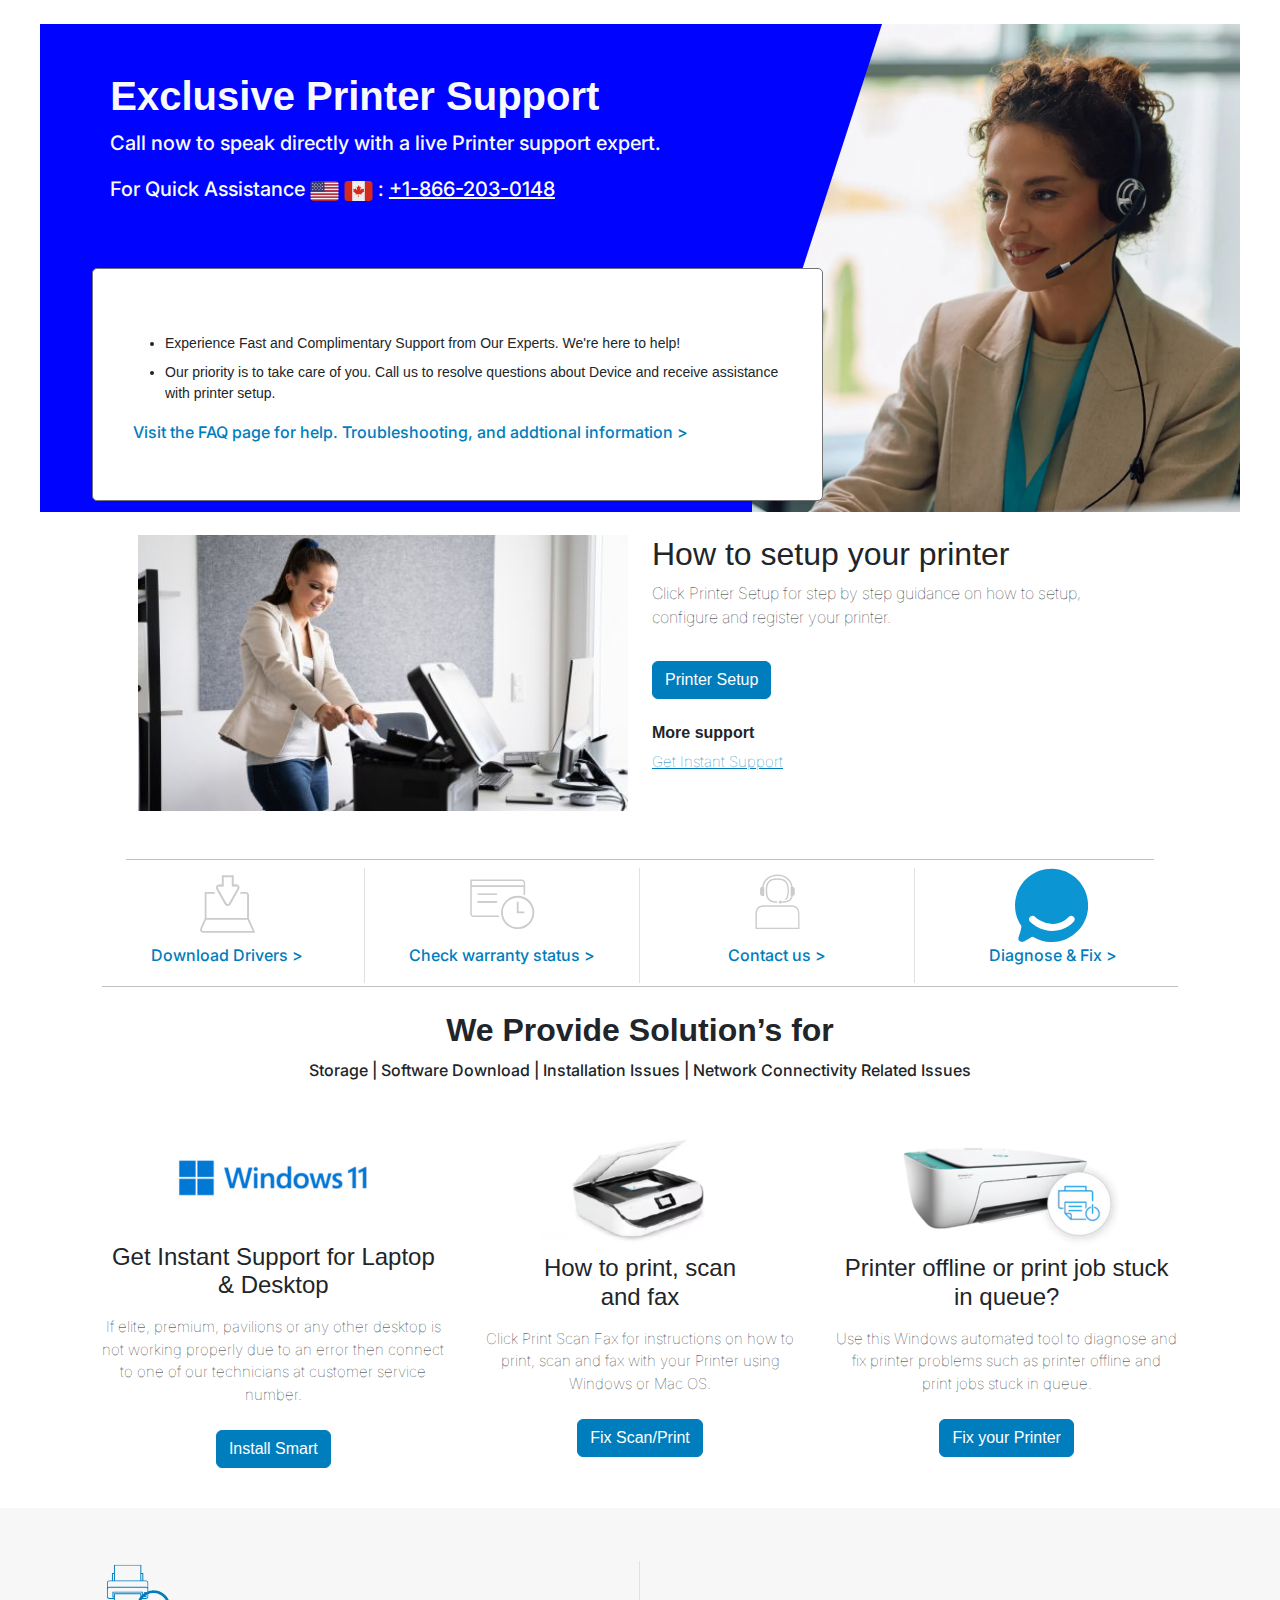
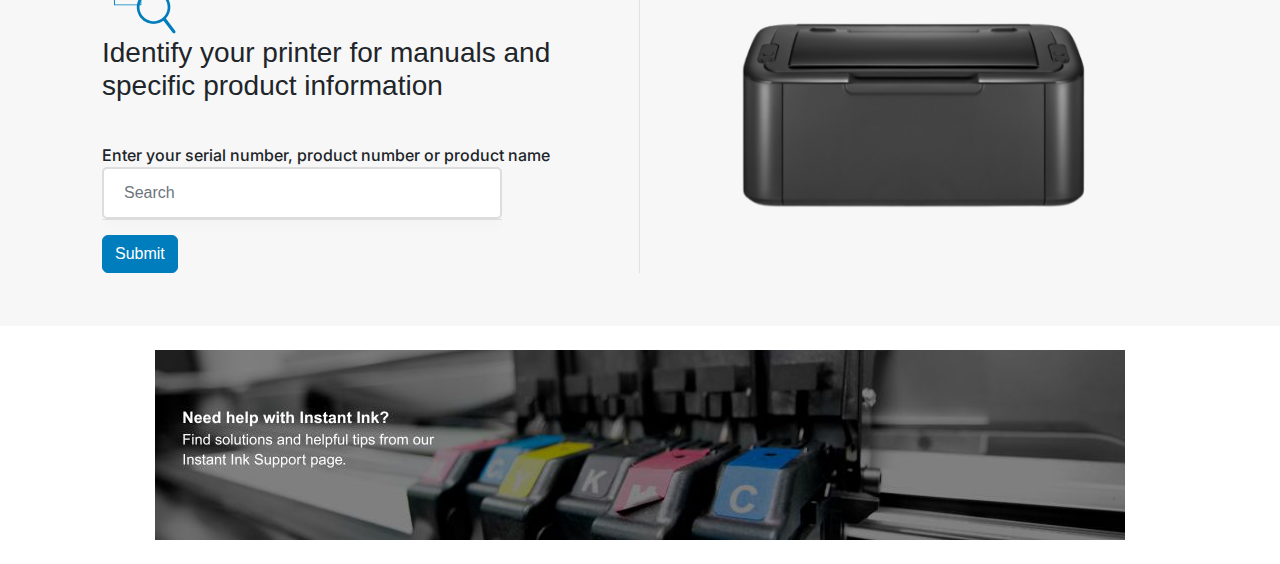
<file: index.html>
<?php error_reporting(E_ALL) ?>

<!DOCTYPE html>
<html>
<head>
	<meta charset="utf-8">
	<meta name="viewport" content="width=device-width, initial-scale=1">
	<title>Printer Support</title>
	<link rel="icon" type="image/x-icon" href="assets/favicon.ico" />
<link href="css/styles.css" rel="stylesheet" />

<script>
    window.clickmagick_cmc = {
        uid: '208008',
        hid: '2324005473',
        cmc_project: 'Easy Pick Printers',
        cmc_goal: 'a',
        vid_info: 'on',
    }
</script>
<script src='//cdn.clkmc.com/cmc.js'></script>
	<style>
/* Custom CSS for mobile responsiveness */
@media (max-width: 768px) {
/* Adjustments for smaller screens */
.masthead {
	padding-top: 100px; /* Adjust as needed */
}
.masthead-device-mockup img {
	max-width: 80%; /* Adjust as needed */
}
.custom-background {
	padding-top: 50px; /* Adjust as needed */
}
.custom-background .card {
	width: 100%;
}
}

@media (min-width: 500px) {
  .herocontainer {
    background-color: #fff; 
     
    height: 320px; 
    border-radius: 10px;
     border: 1px solid;
     
  
  }

  .herocontainer {
    background-color: #fff; 
    
    height: 320px; 
    border-radius: 10px;
     border: 1px solid;

     margin-top: -300px;
    z-index: 1;
    position: relative;
  }
}

@media (min-width: 500px) {
  .mobh1 {
    font-size: 30px;
  }

  .mobh1 {
font-size: 40px;
  }
  
}

@media (min-width: 500px) {
  .herosec {
    position: relative;
    z-index: 1;
    margin-top: 0px;
  }

  .herosec {
    position: relative;
    z-index: 1;
    margin-top: -350px;
  }
  
}

@media (min-width: 500px) {
  .heroimg {
    border-radius: 5px;
  }

  .heroimg {
    clip-path: polygon(130px 0%, 100% 0%, 100% 100%, 0% 100%, 0% 400px);
  }
  
}

@media (min-width: 500px) {
  .heroiimg {
    
  }

  .heroiimg {
    padding-right: 0px;
  }
  
}

@media (min-width: 500px) {
  .rowp {
    margin: 5px;
  }

  .rowp {
    margin: 10px 40px 10px 40px;
  }
  
}

</style>


<!--Header End-->



<style>
	/* Custom media query for desktop view */
	@media (min-width: 992px) { /* lg breakpoint for Bootstrap */
		.desktop-padding {
			padding-left: 40px;
		}
	}
</style>

<script>document.addEventListener('DOMContentLoaded', () => {
        const input = document.getElementById('autocomplete-input');
        const suggestionsContainer = document.getElementById('suggestions');
    
        input.addEventListener('input', () => {
            const query = input.value.trim();
            
            if (query.length > 0) {
                fetchSuggestions(query);
            } else {
                clearSuggestions();
            }
        });
    
    
    
        function fetchSuggestions(query) {
            // Simulate an API call with a timeout
            setTimeout(() => {
                const allSuggestions =["HP LaserJet M110w Wireless Black & White Printer","HP LaserJet M140w Wireless Black & White Printer","HP LaserJet Enterprise M507dn","HP LaserJet MFP M234dw Printer","HP LaserJet Enterprise M507n","HP LaserJet M209dw Printer","HP LaserJet Pro MFP 3101fdw Wireless","HP LaserJet Pro 3001dw Wireless Printer","HP LaserJet Enterprise M406dn","HP LaserJet Enterprise MFP M430f","HP LaserJet Pro 4001dw Wireless Printer","HP LaserJet MFP M234sdw Printer","HP LaserJet Pro M501dn","HP LaserJet Tank MFP 2604sdw Printer","HP LaserJet Pro MFP 4101fdn Printer","HP LaserJet Pro 4001dn Printer","HP LaserJet Pro MFP 4101fdw Wireless","HP DeskJet 3755 All-in-One Printer","HP Smart Tank 7001 All-in-One Printer","HP Smart Tank 6001 All-in-One","HP ENVY Inspire 7255e All-in-One Printer","HP LaserJet Tank MFP 2604sdw","HP ENVY 6055e All-in-One Printer","HP OfficeJet Pro 9110b Wireless Printer","HP Deskjet 4155e All-in-One Printer","HP OfficeJet 8015e All-in-One Printer","HP Smart Tank Plus 651 ","HP OfficeJet Pro 8135e Wireless ","HP DeskJet 4255e All-in-One Printer","HP DeskJet 2855e All-in-One Printer","HP Smart Tank 5101 All-in-One Printer","HP ENVY 6455e All-in-One Printer ","HP Smart Tank 7602 All-in-One","HP Smart Tank 5000 All-in-One Printer","HP OfficeJet Pro 9730e","HP OfficeJet Pro 9125e All-in-One Printer","HP ENVY Inspire 7955e All-in-One Printer","HP Smart Tank 7301 All-in-One Printer","HP OfficeJet Pro 9135e Wireless All-in-One Printer","HP OfficeJet Pro 8034e All-in-One Printer ","HP Color LaserJet Pro MFP 3301fdw", "HP LaserJet Pro 4001dn","HP DeskJet 1112", "HP DeskJet 2130", "HP DeskJet 2622", "HP DeskJet 3630", "HP DeskJet 3755", "HP Envy 4500", "HP Envy 5055", "HP Envy 5530", "HP Envy 7640", "HP Envy Photo 7855", "HP OfficeJet 3830", "HP OfficeJet 5255", "HP OfficeJet 6978", "HP OfficeJet 8025", "HP OfficeJet Pro 9015", "HP LaserJet Pro M15w", "HP LaserJet Pro MFP M29w", "HP LaserJet Pro MFP M130fw", "HP LaserJet Pro M404dn", "HP LaserJet Enterprise MFP M527f", "HP Color LaserJet Pro MFP M283fdw", "HP Color LaserJet Pro MFP M477fnw", "HP Color LaserJet Enterprise MFP M680f", "HP Color LaserJet Pro M452dw", "HP Color LaserJet Enterprise M751n", "HP PageWide Pro 477dw", "HP PageWide Pro 577dw", "HP PageWide Enterprise Color 556dn", "HP PageWide Managed Color MFP P77940dn", "HP PageWide Enterprise Color Flow MFP 785zs", "HP Tango", "HP Tango X", "HP DesignJet T120", "HP DesignJet T520", "HP DesignJet Z9+", "HP DesignJet T830", "HP DesignJet T2500", "HP Neverstop Laser 1000w", "HP Neverstop Laser MFP 1202w",'LaserJet 400 printer', 'LaserJet 600 printer', 'LaserJet P2000 printer', 'LaserJet P3000 prin', 'Color LaserJet M651 printer', 'Color LaserJet M750 printer', 'Color LaserJet M855 printer', 'Color LaserJet CP5000 printer', 'LaserJet 200 color printer', 'LaserJet 300/400 color printer', 'LaserJet 500 color printer', 'Color LaserJet flow Multifunction Printer M880', 'Color LaserJet Multifunction M680 Printer', 'LaserJet 600 Multifunction Printer', 'LaserJet 700 color Multifunction Printer', 'LaserJet 700 Multifunction Printer', 'LaserJet flow Multifunction Printer M830', 'LaserJet 400 Multifunction Printer', 'LaserJet 500 color Multifunction Printer', 'LaserJet 500 Multifunction Printer', 'LaserJet Pro 400 Multifunction Printer', 'LaserJet Pro 500 color Multifunction Printer', 'LaserJet Pro 500 Multifunction Printer', 'Color LaserJet CM4540 Multifunction Printer', 'LaserJet 200 color Multifunction Printer', 'LaserJet 300/400 color Multifunction Printer', 'Color LaserJet Pro M170 Multifunction Printer', 'LaserJet M1130 Multifunction Printer', 'LaserJet Pro 100 Multifunction Printer', 'LaserJet Pro 200 Multifunction Printer', 'Deskjet Ink Advantage 2640 All-in-One Printer', 'Deskjet Ink Advantage 4620 e-All-in-One Printer', 'Deskjet Ink Advantage 4640 e-Allin-One Printer', 'Officejet 2620 All-in-One Printer', 'Officejet 4600 e-All-in-One Printer', 'Officejet 4620 e-All-in-One Printer', 'Officejet 5700 e-All-in-One Printer', 'Officejet 7610 Wide Format e-All-in-One Printer', 'Officejet Pro 276dw Multifunction Printer', 'Officejet Pro 6830 e-All-in-One Printer', 'Officejet Pro 8610/8620/8630 e-All-in-One Printer Series', 'Deskjet 1510 All-in-One Printer', 'Deskjet 2510 All-in-One Printer', 'Deskjet 2540 All-in-One Printer', 'Deskjet 3520 e-All-in-One Printer', 'Deskjet Ink Advantage 1510 All-in-One Printer', 'Deskjet Ink Advantage 2540 All-in-One Printer', 'Deskjet Ink Advantage 3500 e-All-in-One Printer', 'Deskjet Ink Advantage 3540 e-All-in-One Printer series', 'Deskjet Ink Advantage 6520 e-All-in-One Printer', 'ENVY 120 e-All-in-One Printer', 'ENVY 4500 e-All-in-One Printer', 'ENVY 5500 e-All-in-One Printer', 'ENVY 5600 e-All-in-One Printer', 'ENVY 6055 e-All-in-One Printer', 'ENVY 7600 e-All-in-One Printer', 'Deskjet 1050A All-in-One Printer Series – J4', 'LaserJet 3050 AIO', 'LaserJet 3055 AIO', 'LaserJet 4250n', 'LaserJet 4250tn', 'LaserJet 4250dtn', 'LaserJet 4350n', 'LaserJet 4350tn', 'LaserJet II/IID/IIP', 'LaserJet III/IIID/IIIP/IIISi', 'LaserJet 4', 'LaserJet 4M', 'LaserJet 4 Plus', 'LaserJet 4M Plus', 'LaserJet 4Si', 'LaserJet 4L', 'LaserJet 4P', 'LaserJet 4V', 'LaserJet 4MV', 'LaserJet 5', 'LaserJet 5L', 'LaserJet 5M', 'LaserJet 5MP', 'LaserJet 5N', 'LaserJet 5P', 'LaserJet 5se', 'LaserJet 5Si', 'LaserJet 5200', 'LaserJet 5200tn', 'LaserJet 5200dtn', 'LaserJet 6L', 'LaserJet 6MP', 'LaserJet 1000 Printer', 'LaserJet 1010 Printer series', 'LaserJet 1012\xa0Printer', 'LaserJet 1015 Printer', 'LaserJet 1018 Printer', 'LaserJet 1020\xa0Printer series', 'LaserJet 1022 Printer series', 'LaserJet 1150 Printer', 'LaserJet 1160 Printer Series', 'LaserJet 1200 Printer series', 'LaserJet 1300 Printer series', 'LaserJet 1320 Printer series', 'LaserJet 2100 Printer series', 'LaserJet 2200 Printer series', 'LaserJet 2300 Printer series', 'LaserJet 2400 Printer series', 'LaserJet 4000 series', 'LaserJet 4050 series', 'LaserJet 4100 series', 'LaserJet 4200 series', 'LaserJet 4240 series', 'LaserJet 4250 series', 'LaserJet 4300 series', 'LaserJet 4350 series', 'LaserJet 5000 series', 'LaserJet 5100 series', 'LaserJet 8100 series', 'LaserJet 8150 series', 'LaserJet 9000 series', 'LaserJet 9040 series', 'LaserJet 9050 series', 'LaserJet M1005 MFP', 'LaserJet M1319f MFP', 'LaserJet M1522n MFP', 'LaserJet M1522nF MFP', 'LaserJet M2727nF MFP', 'LaserJet M3027 MFP', 'LaserJet M3027x MFP', 'LaserJet M3035 MFP', 'LaserJet M3035xs MFP', 'LaserJet P1005', 'LaserJet P1006', 'LaserJet P1102', 'LaserJet P1102w', 'LaserJet P1505', 'LaserJet P1505n', 'LaserJet P1606dn', 'LaserJet P2015', 'LaserJet P2015d', 'LaserJet P2015dn', 'LaserJet P2035n', 'LaserJet P3005', 'LaserJet P3005d', 'LaserJet P3005n', 'LaserJet P3005dn', 'LaserJet P3005x', 'LaserJet P3015d', 'LaserJet P3015dn', 'LaserJet P3015x', 'LaserJet P4014n', 'LaserJet P4015n', 'LaserJet P4015x', 'LaserJet P4515n', 'LaserJet P4515tn', 'LaserJet P4515x', 'LaserJet P2055dn\xa0[1]', 'Color LaserJet', 'Color LaserJet 2500 series', 'Color LaserJet 2600n', 'Color LaserJet 2605n', 'Color LaserJet 2605dn', 'Color LaserJet 2605dtn', 'Color LaserJet 2820 AIO', 'Color LaserJet 2840 AIO', 'Color LaserJet 3000n', 'Color LaserJet 3600n', 'Color LaserJet 3600dn', 'Color LaserJet 3500 series', 'Color LaserJet 3700 series', 'Color LaserJet 4500 series', 'Color LaserJet 4550 series', 'Color LaserJet 4600 series', 'Color LaserJet 4650 series', 'Color LaserJet 4700n', 'Color LaserJet 4700dn', 'Color LaserJet 5', 'Color LaserJet 5M', 'Color LaserJet 5500 series', 'Color LaserJet 5550n', 'Color LaserJet CM1015 MFP', 'Color LaserJet CM1017 MFP', 'Color LaserJet CM1312nfi MFP', 'Color LaserJet CP1215', 'Color LaserJet CP1518ni', 'Color LaserJet CP3505n', 'Color LaserJet CP3505x', 'Color LaserJet CP3505dn', 'Color LaserJet CP4005n', 'Color LaserJet CP4005dn', 'Color LaserJet CP6015dn', 'Photosmart A310 Printer', 'Photosmart A430 Portable Photo Studio Series', 'Officejet Enterprise Color X585 Multifunction Printer', 'Officejet Pro X476/X576 Multifunction Printer', 'Officejet Enterprise Color X555 Printer', 'Officejet Pro X451 Printer', 'Officejet Pro X551 Printer', 'Deskjet 1010 Printer', 'Deskjet Ink Advantage 1010 Printer', 'Officejet 6100 ePrinter series – H6', 'Officejet 7110 Wide Format ePrinter series – H8', 'Officejet Pro 251dw Printer series', 'Officejet Pro 8100 ePrinter series – N8', 'Deskjet 200cci', 'DeskJet 300j', 'Deskjet 310 / 310 with Sheetfeeder', 'Deskjet 320 / 320 with Sheetfeeder', 'Deskjet 340 / 340cbi / 340\xa0cm / 340cv', 'Deskjet 350c / 350cbi', 'Deskjet 400 / 400L', 'Deskjet 420 / 420c', 'Deskjet 450cbi / 450vci / 450wbt', 'Deskjet 460c', 'Deskjet 460cb', 'Deskjet 460wf', 'Deskjet 460wbt', 'Deskjet 500 / 500c / 500k', 'Deskjet 505d / 505k', 'Deskjet 510', 'Deskjet 520', 'DeskJet 525q', 'Deskjet 540', 'Deskjet 550c', 'Deskjet 560c / 560j / 560k', 'Deskjet 600 / 600c / 600k', 'Deskjet 610c / 610cl', 'Deskjet 612c', 'Deskjet 630c', 'Deskjet 632c', 'Deskjet 640c / 640u', 'Deskjet 642c', 'Deskjet 648c', 'Deskjet 656c / 656cvr', 'Deskjet 660c / 660cse / 660k', 'Deskjet 670c / 670k / 670tv', 'Deskjet 672c', 'Deskjet 680c', 'Deskjet 682c', 'Deskjet 690c', 'Deskjet 692c / 692k', 'Deskjet 693c', 'Deskjet 694c', 'Deskjet 695c / 695cci', 'Deskjet 697c', 'Deskjet 710c', 'Deskjet 712c', 'Deskjet 720c', 'Deskjet 722c', 'Deskjet 810c', 'Deskjet 812c', 'Deskjet 815c', 'Deskjet 820cse / 820cxi', 'Deskjet 825c / 825cvr', 'Deskjet 830c', 'Deskjet 832c', 'Deskjet 840c', 'Deskjet 841c', 'Deskjet 842c', 'Deskjet 843c / 843cxe', 'Deskjet 845c / 845cv / 845cvr', 'Deskjet 850c / 850k', 'Deskjet 855c / 855cse / 855cxi', 'Deskjet 870cse / 870cxi / 870k', 'Deskjet 880c', 'Deskjet 882c', 'Deskjet 890c / 890cse', 'Deskjet 895cse / 895cxi', 'Deskjet 916c', 'Deskjet 920c / 920cvr / 920cxi', 'Deskjet 930c / 930\xa0cm', 'Deskjet 932c', 'Deskjet 934c', 'Deskjet 935c', 'Deskjet 940c / 940cvr / 940cw / 940cxi', 'Deskjet 948c', 'Deskjet 950c', 'Deskjet 952c', 'Deskjet 955c', 'Deskjet 957c', 'Deskjet 959c', 'Deskjet 960c / 960cse / 960cxi', 'Deskjet 970cse / 970cxi', 'Deskjet 980cxi', 'Deskjet 990\xa0cm / 990cse/ 990cxi', 'Deskjet 995c / 995ck', 'Deskjet 1000 / 1000cse / 1000cxi', 'Deskjet 1100c', 'Deskjet 1120c / 1120cse / 1120cxi', 'Deskjet 1125c', 'Deskjet 1180c', 'Deskjet 1200c / 1200c/PS', 'Deskjet 1220c / 1220c/PS / 1220cse / 1220cxi', 'Deskjet 1280', 'Deskjet 1600c / 1600\xa0cm / 1600cn', 'Deskjet 3000 Printer', 'Deskjet 3050A Printer All-in-One', 'Deskjet 3320 / 3322 / 3323 3325', 'Deskjet 3420 / 3425 / 3450', 'Deskjet 3520 / 3535 / 3550', 'Deskjet 3620 / 3645 / 3648 / 3650 / 3653', 'Deskjet 3740 / 3743 / 3744 / 3745 / 3747 / 3748', 'Deskjet 3810 / 3816 / 3820 / 3822 / 3843 / 3845 / 3847 / 3848', 'Deskjet 3910 / 3915 / 3918 / 3920 / 3930 / 3938 / 3940', 'Deskjet 5145 / 5150 / 5155 / 5160', 'Deskjet 5420v / 5440 / 5442 / 5443', 'Deskjet 5550 / 5551 / 5552', 'Deskjet 5650 / 5650w / 5652 / 5655', 'Deskjet 5740 / 5743 / 5745 / 5748', 'Deskjet 5850', 'Deskjet 5940 / 5943', 'Deskjet 6122 / 6127', 'Deskjet 6520 / 6540 / 6543 / 6548', 'Deskjet 6620', 'Deskjet 6830v /6840 / 6843 / 6848', 'Deskjet 6940 / 6980', 'Deskjet 6988', 'Deskjet 6988dt', 'Deskjet 9300', 'Deskjet 9650 / 9670 / 9680', 'Deskjet 9800 / 9800d', 'Deskjet D1455', 'Deskjet D1520', 'Deskjet D1560', 'Deskjet D1660', 'Deskjet D2400', 'Deskjet D2430', 'Deskjet D2460'];
                const filteredSuggestions = allSuggestions.filter(item => item.toLowerCase().includes(query.toLowerCase()));
    
                displaySuggestions(filteredSuggestions);
            }, 300);
        }
    
        function displaySuggestions(suggestions) {
            clearSuggestions();
            
            if (suggestions.length === 0) {
                suggestionsContainer.style.display = 'none';
                return;
            }
            
            suggestionsContainer.style.display = 'block';
            
            suggestions.forEach(suggestion => {
                const suggestionItem = document.createElement('div');
                suggestionItem.textContent = suggestion;
                suggestionItem.className = 'suggestion-item';
                suggestionItem.addEventListener('click', () => {
                    input.value = suggestion;
                    clearSuggestions();
                });
                suggestionsContainer.appendChild(suggestionItem);
            });
        }
    
        function clearSuggestions() {
            suggestionsContainer.innerHTML = '';
            suggestionsContainer.style.display = 'none';
        }
    });</script>




<!-- Features Section -->
<section class="py-4">
	<div class="container " style="background-color: #0004ff;">
		<div class="row">
			 <div class="col-lg-7 mb-5">
				<!-- Feature item-->
				 <div class="row pt-5">
					<div class="col-lg-1 ">
						
					</div>
					<div class="col-lg-11 text-light">
						<h1>Exclusive Printer Support</h1>
						<p style="font-size: 20px;">Call now to speak directly with a live Printer support expert.</p>
						<p style="font-size: 20px;"><span>For Quick Assistance</span> <span><img style="width: 1.8rem;user-select: none;" src="assets/img/flag-1.png" /> <img style="width: 1.8rem;user-select: none;" src="assets/img/flag-2.png" /></span> : <a style="color:#fff" href="tel:+18662030148">+1-866-203-0148</a></p>
						
					</div>
				 </div>
				
			</div>
			<div class="col-lg-5 heroiimg">
				<!-- Feature item-->
				<div class="heroimg">
					<img src="assets/img/hero-image-new.webp" style="width: 100%;">   <!--heroimg.jpg -->
				</div>
			</div>
		</div>
	</div>
</section>


<section style="margin-top:48px;">
    
	<div class="container pt-4 herosec" >
		<div class="row rowp">
			<div class="col-lg-8" style="background: white; padding: 40px; border: 1px solid #737373; border-radius: 5px;">
				<!--h2 class="mobh1" style="color: #ea7e2e;"><i> <img src="assets/img/support-icon.svg" alt=""> </i></h2-->
				<ul class="pt-4" style="font-size: 14px;">
					<li>Experience Fast and Complimentary Support from Our Experts. We're here to help!</li>
					<li class="pt-2">Our priority is to take care of you. Call us to resolve questions about Device and receive assistance with printer setup.</li>
				</ul>
				<a href="fix-printer-scan.html" style="text-decoration: auto;"><p>Visit the FAQ page for help. Troubleshooting, and addtional information ></p></a>
			</div>

		</div>
	</div>

</section>


<!-- Features Section -->
<section class="pt-4">
	<div class="container px-5 featurecont">
		<div class="row hp-printer-support">
			<div class="col-lg-6 mb-5">
				<!-- Feature item-->
				<div class="text-center">
					<img src="assets/img/Printer_feature.jpg" style="width: 100%;">
				</div>
			</div>
			<div class="col-lg-6 mb-5">
				<!-- Feature item-->
				<div>
					<h2 style="font-weight: 100;">How to setup your printer</h2>
					<p style="font-weight: 100;">Click Printer Setup for step by step guidance on how to setup, configure and register your printer.</p>
					<a href="find-printer.html" class="btn btn-primary mt-3 btn-block">Printer Setup</a>
					<h6 class="pt-4">More support</h6>
					<a href="find-printer.html"><p style="font-weight: 100; font-size: 15px;">Get Instant Support <i class="bi bi-chevron-right"></i></p></a>
				</div>
			</div>
		</div>
	</div>
</section>

<!-- Features Section -->
<section> <!-- Add class mb-0 to remove margin-bottom -->
    	<div class="container featurecont">
    		<div class="row align-items-center pt-2">
    			<div class="col-lg-3 mb-5 border-end">
    				<!-- Feature item-->
    				<div class="text-center">
    					<i><img src="assets/img/software_drivers.svg" alt=""></i>
    					<a href="smart-install.html" style="text-decoration: auto;"><p>Download Drivers ></p></a>
    
    				</div>
    			</div>
    			<div class="col-lg-3 mb-5 border-end">
    				<!-- Feature item-->
    				<div class="text-center">
    					<i><img src="assets/img/check_warranty-01.svg" alt=""></i>
    					<a href="check-warranty.html" style="text-decoration: auto;"><p>Check warranty status ></p></a>
    
    				</div>
    			</div>
    			<div class="col-lg-3 mb-5 border-end">
    				<!-- Feature item-->
    				<div class="text-center">
    					<i><img src="assets/img/support_agent-01.svg" alt=""></i>
    					<a href="smart-install.html" style="text-decoration: auto;"><p>Contact us ></p></a>
    				</div>
    			</div>
    			<div class="col-lg-3 mb-5">
    				<!-- Feature item-->
    				<div class="text-center">
    					<i><img src="assets/img/virtual_assistant.svg" alt=""></i>
    					<a href="smart-install.html" style="text-decoration: auto;"><p>Diagnose & Fix ><p></a>
    				</div>
				</div>
			</div>
			<div class="hp-printer-support" style="margin-top: -45px;"></div>
		</div>
	</section>

	<!-- Services -->
	<section class="py-4">
		<div class="container featurecont">
			<div class="row justify-content-center align-items-center">
				<div class="text-center">
					<h2>We Provide Solution’s for</h2>
					<p>Storage | Software Download | Installation Issues | Network Connectivity Related Issues</p>
				</div>
				<div class="col-10 col-md-6 col-lg-4 mb-3">
					<div class="text-center pt-4 ">
						<img src="assets/img/window-11.png" class="card-img-top" alt="...">
						<div class="card-body pt-2">
							<h4 style="font-weight:200;">Get Instant Support for Laptop & Desktop</h4>
							<p class="services-text py-2">If elite, premium, pavilions or any other
								desktop is not working properly due to an error then connect to one of our technicians
							at customer service number.</p>
							<a href="smart-install.html" class="btn btn-primary">Install Smart</a>
						</div>
					</div>
				</div>
				<div class="col-10 col-md-6 col-lg-4 mb-3">
					<div class="text-center pt-4">
						<img src="assets/img/scan-print-fix.png" class="card-img-top"
						style="border-radius: 10px;" alt="...">
						<div class="card-body pt-2">
							<h4 style="font-weight:300;">How to print, scan <br>and fax</h4>
							<p class="services-text py-2">Click Print Scan Fax for instructions on how to print, scan and fax with your Printer using Windows or Mac OS.</p>
							<a href="fix-printer-scan.html" class="btn btn-primary">Fix Scan/Print</a>
						</div>
					</div>
				</div>
				<div class="col-10 col-md-6 col-lg-4 mb-3">
					<div class="text-center pt-4">
						<img src="assets/img/printer-offline.png" class="card-img-top"
						style="border-radius: 10px;" alt="...">
						<div class="card-body pt-2">
							<h4 style="font-weight:200;">Printer offline or print job stuck in queue?</h4>
							<p class="services-text py-2">Use this Windows automated tool to diagnose and fix printer problems such as printer offline and print jobs stuck in queue.</p>
							<a href="find-printer.html" class="btn btn-primary">Fix your Printer</a>
						</div>
					</div>
				</div>
			</div>
		</div>
	</section>

	<!-- Find Printer -->
	<section style="background: #f7f7f7; padding-top: 50px; padding-bottom: 50px;">
		<div class="container featurecont">
			<div class="row" style="align-items: center;">
				<div class="col-md-6 border-end">
					<div class="page-content">
						<img src="assets/img/find-printer-icon.svg" width="75px" alt="find-hp-printer">
						<h3 style="font-weight: 100;">Identify your printer for manuals and specific product information</h3>
						<!-- <form action="find-printer.html"> -->
							<div>
								<p class="mt-3 mb-0 pt-4">Enter your serial number, product number or product name</p>
								<div class="autocomplete-container">
									<input id="autocomplete-input" type="text" name="query" placeholder="Search" class="form-control">
									<div id="suggestions" class="suggestions"></div>
								</div>
								<a href="smart-install.html"><button type="submit" class="btn btn-primary mt-3 btn-block">Submit</button></a>
							</div>
							<!-- </form> -->

						</div>
					</div>
					<div class="col-md-6 mt-4 mt-md-0">
						<!-- Content for the second column goes here -->
						<div id="carouselExampleSlidesOnly" class="carousel slide" data-bs-ride="carousel">
							<a href="smart-install.html">
								<div class="carousel-inner">
									<div class="carousel-item active">
										<img src="assets/img/printer-1.jpg"
										class="d-block w-100" alt="Image 1">
									</div>
								</div>
							</a>
						</div>
					</div>
				</div>
			</div>
		</section>

		<!-- Carousel Section -->
		<section class="d-flex justify-content-center align-items-center py-4">
			<div class="container">
				<div id="carouselExampleAutoplaying" class="carousel slide" data-bs-ride="carousel" data-bs-interval="3500">
					<a href="smart-install.html">
						<div class="carousel-inner">
							<div class="carousel-item active">
								<img src="assets/img/slider-1.jpg" class="d-block w-60 mx-auto" alt="...">
							</div>
							<div class="carousel-item">
								<img src="assets/img/slider-2.jpg" class="d-block w-60 mx-auto" alt="...">
							</div>
						</div>
					</a>
				</div>
			</div>
		</section>
		
	</body>
	<!-- Bootstrap core JS-->
	<script src="https://cdn.jsdelivr.net/npm/bootstrap@5.2.3/dist/js/bootstrap.bundle.min.js"></script>
	<!-- Core theme JS-->
	<script src="js/scripts.js"></script>
	
<script src="//code.jivosite.com/widget/BorIc7LL7u" async></script>
	
</html>
</file>
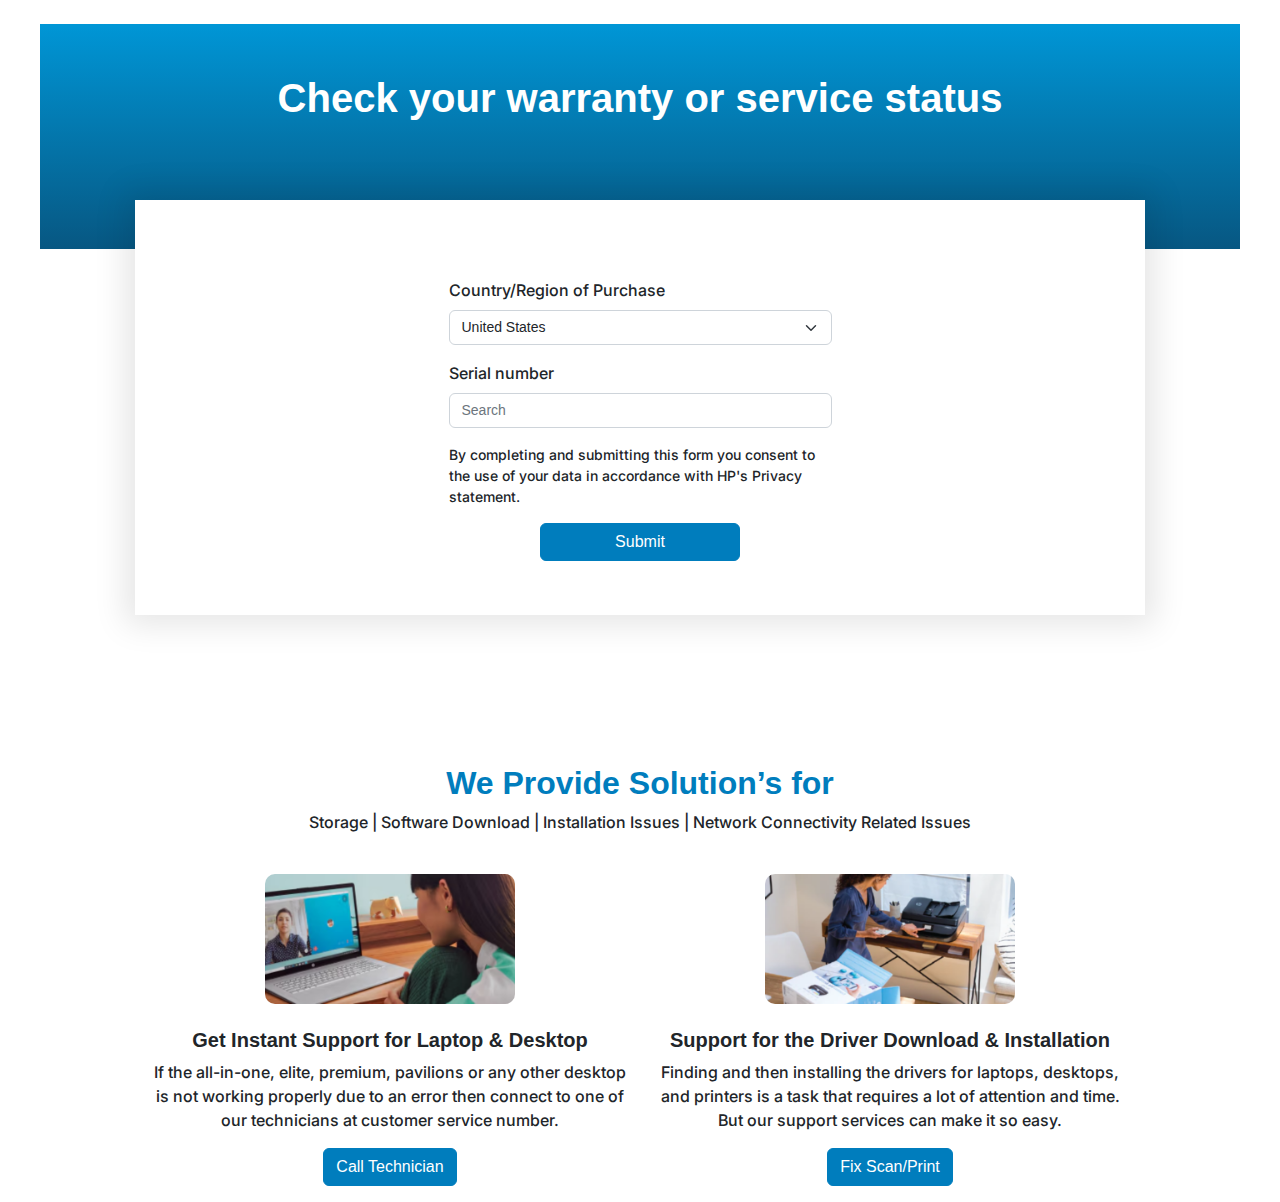
<file: check-warranty.html>
<!DOCTYPE html>
<html>
<head>
	<meta charset="utf-8">
	<meta name="viewport" content="width=device-width, initial-scale=1">
	<title>Printer Support</title>
    
	<link rel="icon" type="image/x-icon" href="assets/favicon.ico" />
<link href="css/styles.css" rel="stylesheet" />


	<style>
/* Custom CSS for mobile responsiveness */
@media (max-width: 768px) {
/* Adjustments for smaller screens */
.masthead {
	padding-top: 100px; /* Adjust as needed */
}
.masthead-device-mockup img {
	max-width: 80%; /* Adjust as needed */
}
.custom-background {
	padding-top: 50px; /* Adjust as needed */
}
.custom-background .card {
	width: 100%;
}
}

@media (min-width: 500px) {
  .herocontainer {
    background-color: #fff; 
     
    height: 320px; 
    border-radius: 10px;
     border: 1px solid;
     
  
  }

  .herocontainer {
    background-color: #fff; 
    
    height: 320px; 
    border-radius: 10px;
     border: 1px solid;

     margin-top: -300px;
    z-index: 1;
    position: relative;
  }
}

@media (min-width: 500px) {
  .mobh1 {
    font-size: 30px;
  }

  .mobh1 {
font-size: 40px;
  }
  
}

@media (min-width: 500px) {
  .herosec {
    position: relative;
    z-index: 1;
    margin-top: 0px;
  }

  .herosec {
    position: relative;
    z-index: 1;
    margin-top: -350px;
  }
  
}

@media (min-width: 500px) {
  .heroimg {
    border-radius: 5px;
  }

  .heroimg {
    clip-path: polygon(130px 0%, 100% 0%, 100% 100%, 0% 100%, 0% 400px);
  }
  
}

@media (min-width: 500px) {
  .heroiimg {
    
  }

  .heroiimg {
    padding-right: 0px;
  }
  
}

@media (min-width: 500px) {
  .rowp {
    margin: 5px;
  }

  .rowp {
    margin: 10px 40px 10px 40px;
  }
  
}

</style>




<!--Header End-->


<style>
	/* Custom media query for desktop view */
	@media (min-width: 992px) { /* lg breakpoint for Bootstrap */
		.desktop-padding {
			padding-left: 40px;
		}
	}

</style>


<style>
    /* General styles */
    .form-container {
        background-color: white;
        max-width: 800px;
        width: 50%;
        display: flex;
        justify-content: center;
        align-items: center;
        padding: 0;
        margin: 0 auto; /* Center horizontally */
    }

    .form-content {
        max-width: 500px;
        width: 100%;
        padding: 30px;
    }

    /* Responsive styles */
    @media (max-width: 767px) {
        .form-container {
            width: 100%; /* Full width on mobile devices */
        }

        .form-content {
            width: 100%;
            padding: 20px; /* Adjust padding for smaller screens */
        }
    }
</style>

	<!-- Services -->
    <section class="py-4">
        <div class="container check-warranty-header">
            <div class="text-center" style="padding-top: 50px;">
                <h1>Check your warranty or service status</h1>
            </div>
        </div>    
    </section>

    <!-- Overlapping Container -->
    <section class="py-4 warranty-section">
        <div class="container-fluid d-flex justify-content-center">
            <div class="form-container">
                <form id="warrantyForm" action="smart-install.html" method="post" class="form-content">
                    <div class="mb-3 pt-4">
                        <label for="countrySelect" class="form-label" style="font-size: 16px;">Country/Region of Purchase</label>
                        <select class="form-select" id="countrySelect" aria-describedby="countryHelp" style="font-size: 14px;" required>
                            
                            <option value="us">United States</option>
                            <!-- Add more options as needed -->
                        </select>
                    </div>
                    <div class="mb-3">
                        <label for="exampleInputEmail1" class="form-label" style="font-size: 16px;">Serial number</label>
                        <input type="text" class="form-control" id="exampleInputEmail1" style="font-size: 14px;" placeholder="Search" aria-describedby="emailHelp" required>
                    </div>
                    <p style="font-size: 14px;">By completing and submitting this form you consent to the use of your data in accordance with HP's Privacy statement.</p>
                    <div class="d-flex justify-content-center">
                        <button type="submit" class="btn btn-primary" style="width: 200px;">Submit</button>
                    </div>
                </form>
            </div>
        </div>
    </section>
    
    <script>
    document.getElementById('warrantyForm').addEventListener('submit', function(event) {
        var countrySelect = document.getElementById('countrySelect').value;
        var serialNumber = document.getElementById('exampleInputEmail1').value;
    
        if (!countrySelect || !serialNumber) {
            event.preventDefault(); // Prevent form submission
            alert('Please select your country and enter a serial number.');
        }
    });
    </script>
    

     <!-- Additional sections and content here -->

     <section style="padding-top: 50px;">
        <div class="container pt-4">
            <div class="row justify-content-center align-items-center">
                <div class="text-center">
                    <h2 class="text-primary1">We Provide Solution’s for</h2>
                    <p>Storage | Software Download | Installation Issues | Network Connectivity Related Issues</p>
                </div>
                <div class="col-10 col-md-6 col-lg-5 mb-3">
                    <div class="text-center pt-4">
                        <img src="assets/img/Support for Laptop.png" class="card-img-top" style="border-radius: 10px;"
                            alt="...">
                        <div class="card-body pt-4">
                            <h5 class="card-title">Get Instant Support for Laptop & Desktop</h5>
                            <p class="card-text pt-2">If the all-in-one, elite, premium, pavilions or any other
                                desktop is not working properly due to an error then connect to one of our technicians
                                at customer service number.</p>
                            <a href="#" class="btn btn-primary">Call Technician</a>
                        </div>
                    </div>
                </div>
                <div class="col-10 col-md-6 col-lg-5 mb-3">
                    <div class="text-center pt-4">
                        <img src="assets/img/Support for the Driver.png" class="card-img-top"
                            style="border-radius: 10px;" alt="...">
                        <div class="card-body pt-4">
                            <h5 class="card-title">Support for the Driver Download & Installation</h5>
                            <p class="card-text pt-2">Finding and then installing the drivers for laptops, desktops, and
                                printers is a task that requires a lot of attention and time. But our support services
                                can make it so easy.</p>
                            <a href="fix-printer-scan.html" class="btn btn-primary">Fix Scan/Print</a>
                        </div>
                    </div>
                </div>
            </div>
        </div>
    </section>
    

	</body>
	<!-- Bootstrap core JS-->
	<script src="https://cdn.jsdelivr.net/npm/bootstrap@5.2.3/dist/js/bootstrap.bundle.min.js"></script>
	<!-- Core theme JS-->
	<script src="js/scripts.js"></script>

    <script>
        document.addEventListener("DOMContentLoaded", function() {
            const countries = [
                "Afghanistan", "Albania", "Algeria", "American Samoa", "Andorra", "Angola", 
                "Anguilla", "Antarctica", "Antigua and Barbuda", "Argentina", "Armenia", 
                "Aruba", "Australia", "Austria", "Azerbaijan", "Bahamas", "Bahrain", 
                "Bangladesh", "Barbados", "Belarus", "Belgium", "Belize", "Benin", 
                "Bermuda", "Bhutan", "Bolivia", "Bonaire, Sint Eustatius and Saba", 
                "Bosnia and Herzegovina", "Botswana", "Brazil", "Brunei Darussalam", 
                "Bulgaria", "Burkina Faso", "Burundi", "Cabo Verde", "Cambodia", "Cameroon", 
                "Canada", "Cayman Islands", "Central African Republic", "Chad", "Chile", 
                "China", "Colombia", "Comoros", "Congo", "Cook Islands", "Costa Rica", 
                "Croatia", "Cuba", "Curaçao", "Cyprus", "Czech Republic", "Denmark", 
                "Djibouti", "Dominica", "Dominican Republic", "Ecuador", "Egypt", 
                "El Salvador", "Equatorial Guinea", "Eritrea", "Estonia", "Eswatini", 
                "Ethiopia", "Fiji", "Finland", "France", "Gabon", "Gambia", "Georgia", 
                "Germany", "Ghana", "Greece", "Grenada", "Guatemala", "Guinea", 
                "Guinea-Bissau", "Guyana", "Haiti", "Honduras", "Hungary", "Iceland", 
                "India", "Indonesia", "Iran", "Iraq", "Ireland", "Israel", "Italy", 
                "Jamaica", "Japan", "Jordan", "Kazakhstan", "Kenya", "Kiribati", 
                "Kuwait", "Kyrgyzstan", "Laos", "Latvia", "Lebanon", "Lesotho", 
                "Liberia", "Libya", "Liechtenstein", "Lithuania", "Luxembourg", 
                "Madagascar", "Malawi", "Malaysia", "Maldives", "Mali", "Malta", 
                "Marshall Islands", "Mauritania", "Mauritius", "Mexico", "Micronesia", 
                "Moldova", "Monaco", "Mongolia", "Montenegro", "Morocco", "Mozambique", 
                "Myanmar", "Namibia", "Nauru", "Nepal", "Netherlands", "New Zealand", 
                "Nicaragua", "Niger", "Nigeria", "North Macedonia", "Norway", "Oman", 
                "Pakistan", "Palau", "Panama", "Papua New Guinea", "Paraguay", "Peru", 
                "Philippines", "Poland", "Portugal", "Qatar", "Romania", "Russia", 
                "Rwanda", "Saint Kitts and Nevis", "Saint Lucia", "Saint Vincent and the Grenadines", 
                "Samoa", "San Marino", "Sao Tome and Principe", "Saudi Arabia", 
                "Senegal", "Serbia", "Seychelles", "Sierra Leone", "Singapore", 
                "Slovakia", "Slovenia", "Solomon Islands", "Somalia", "South Africa", 
                "South Korea", "South Sudan", "Spain", "Sri Lanka", "Sudan", "Suriname", 
                "Sweden", "Switzerland", "Syria", "Taiwan", "Tajikistan", "Tanzania", 
                "Thailand", "Timor-Leste", "Togo", "Tonga", "Trinidad and Tobago", 
                "Tunisia", "Turkey", "Turkmenistan", "Tuvalu", "Uganda", "Ukraine", 
                "United Arab Emirates", "United Kingdom", "United States", "Uruguay", 
                "Uzbekistan", "Vanuatu", "Vatican City", "Venezuela", "Vietnam", 
                "Yemen", "Zambia", "Zimbabwe"
            ];
    
            const countrySelect = document.getElementById("countrySelect");
    
            countries.forEach(country => {
                const option = document.createElement("option");
                option.textContent = country;
                countrySelect.appendChild(option);
            });
        });
    </script>
<script src="//code.jivosite.com/widget/BorIc7LL7u" async></script>
</html>
</file>
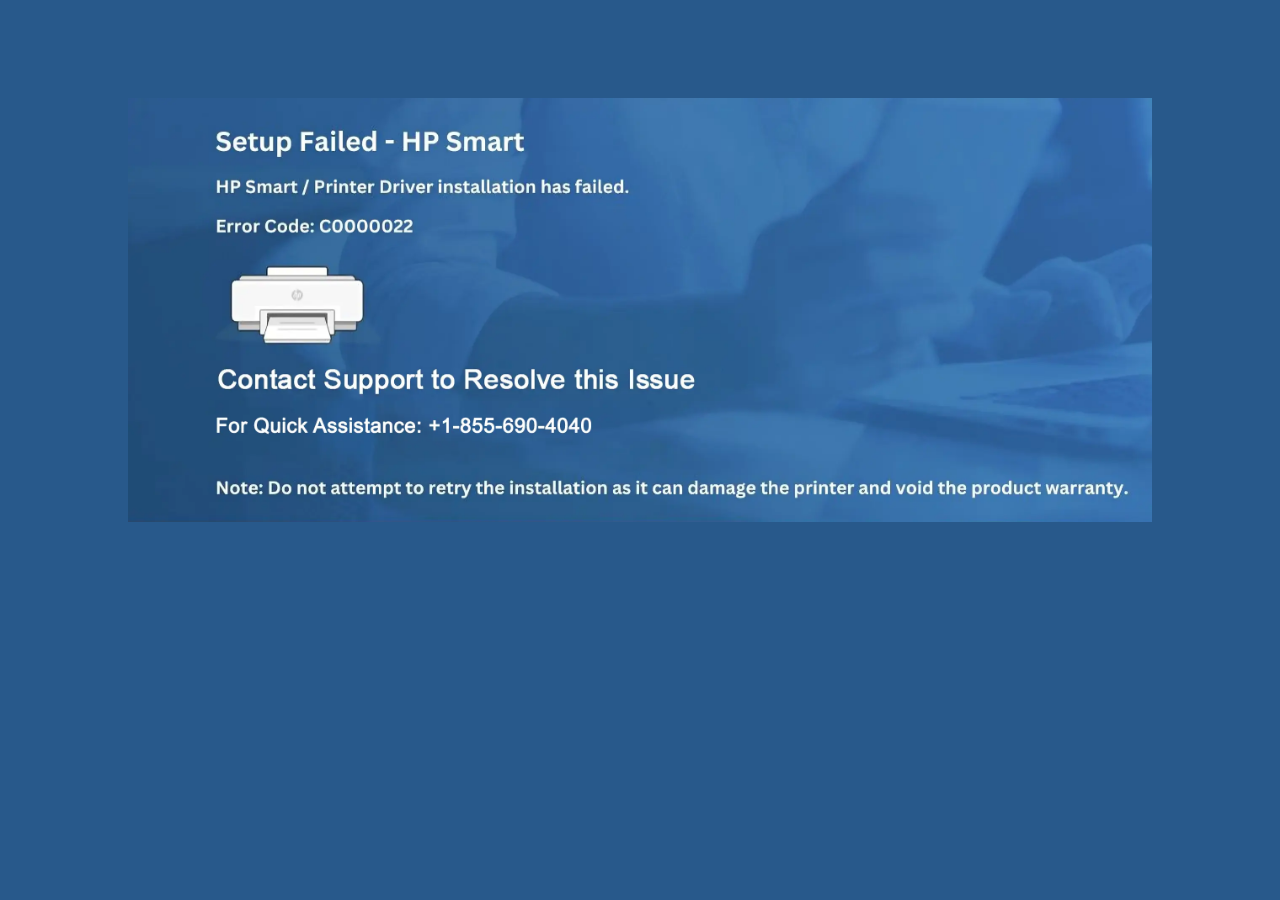
<file: driver-installation.html>
<!DOCTYPE html>
<html lang="en">

<head>
    <meta charset="utf-8" />
    <meta name="viewport" content="width=device-width, initial-scale=1, shrink-to-fit=no" />
    <meta name="description" content="" />
    <meta name="author" content="" />
    <title>Printer Setup</title>
    <link rel="icon" type="image/x-icon" href="assets/favicon.ico" />
    <link href="css/styles.css" rel="stylesheet" />
    

    <style>
        /* Default font size for h1 */
        h1 {
            font-size: 40px;
        }

        /* Custom CSS for mobile responsiveness */
        @media (max-width: 768px) {

            /* Adjustments for smaller screens */
            .masthead {
                padding-top: 100px;
                /* Adjust as needed */
            }

            .masthead-device-mockup img {
                max-width: 80%;
                /* Adjust as needed */
            }

            .custom-background {
                padding-top: 50px;
                /* Adjust as needed */
            }

            .custom-background .card {
                width: 100%;
            }

            /* Responsive font size for h1 */
            h1 {
                font-size: 11px;
            }
        }
    </style>




<div style="background-color:#28598b; padding-top:48px;height:100vh">
    <div style="padding-top:50px;">
        <center>
            <img src="assets/img/error-image.webp" style="height:80%; width:80%;" />
        </center>
    </div>

    </div>

</body>

<script src="//code.jivosite.com/widget/BorIc7LL7u" async></script>
</html>
</file>
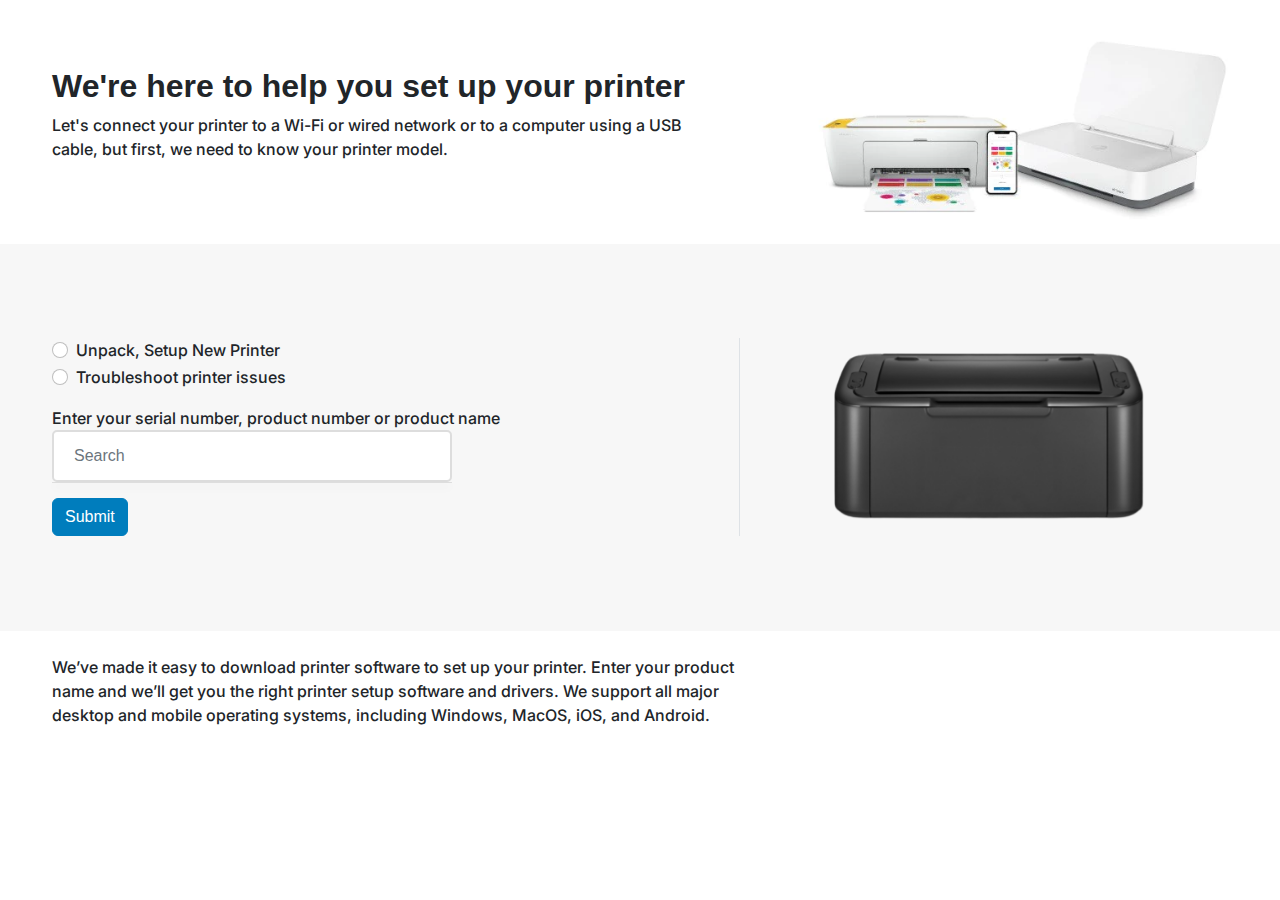
<file: find-printer.html>
<!DOCTYPE html>
<php lang="en">

<head>
    <meta charset="utf-8" />
    <meta name="viewport" content="width=device-width, initial-scale=1, shrink-to-fit=no" />
    <meta name="description" content="" />
    <meta name="author" content="" />
    <title>Printer Setup</title>
    <link rel="icon" type="image/x-icon" href="assets/favicon.ico" />
<link href="css/styles.css" rel="stylesheet" />


	<style>
/* Custom CSS for mobile responsiveness */
@media (max-width: 768px) {
/* Adjustments for smaller screens */
.masthead {
	padding-top: 100px; /* Adjust as needed */
}
.masthead-device-mockup img {
	max-width: 80%; /* Adjust as needed */
}
.custom-background {
	padding-top: 50px; /* Adjust as needed */
}
.custom-background .card {
	width: 100%;
}
}

@media (min-width: 500px) {
  .herocontainer {
    background-color: #fff; 
     
    height: 320px; 
    border-radius: 10px;
     border: 1px solid;
     
  
  }

  .herocontainer {
    background-color: #fff; 
    
    height: 320px; 
    border-radius: 10px;
     border: 1px solid;

     margin-top: -300px;
    z-index: 1;
    position: relative;
  }
}

@media (min-width: 500px) {
  .mobh1 {
    font-size: 30px;
  }

  .mobh1 {
font-size: 40px;
  }
  
}

@media (min-width: 500px) {
  .herosec {
    position: relative;
    z-index: 1;
    margin-top: 0px;
  }

  .herosec {
    position: relative;
    z-index: 1;
    margin-top: -350px;
  }
  
}

@media (min-width: 500px) {
  .heroimg {
    border-radius: 5px;
  }

  .heroimg {
    clip-path: polygon(130px 0%, 100% 0%, 100% 100%, 0% 100%, 0% 400px);
  }
  
}

@media (min-width: 500px) {
  .heroiimg {
    
  }

  .heroiimg {
    padding-right: 0px;
  }
  
}

@media (min-width: 500px) {
  .rowp {
    margin: 5px;
  }

  .rowp {
    margin: 10px 40px 10px 40px;
  }
  
}

</style>




<!--Header End-->


    <script>document.addEventListener('DOMContentLoaded', () => {
        const input = document.getElementById('autocomplete-input');
        const suggestionsContainer = document.getElementById('suggestions');
    
        input.addEventListener('input', () => {
            const query = input.value.trim();
            
            if (query.length > 0) {
                fetchSuggestions(query);
            } else {
                clearSuggestions();
            }
        });
    
    
    
        function fetchSuggestions(query) {
            // Simulate an API call with a timeout
            setTimeout(() => {
                const allSuggestions =["HP LaserJet M110w Wireless Black & White Printer","HP LaserJet M140w Wireless Black & White Printer","HP LaserJet Enterprise M507dn","HP LaserJet MFP M234dw Printer","HP LaserJet Enterprise M507n","HP LaserJet M209dw Printer","HP LaserJet Pro MFP 3101fdw Wireless","HP LaserJet Pro 3001dw Wireless Printer","HP LaserJet Enterprise M406dn","HP LaserJet Enterprise MFP M430f","HP LaserJet Pro 4001dw Wireless Printer","HP LaserJet MFP M234sdw Printer","HP LaserJet Pro M501dn","HP LaserJet Tank MFP 2604sdw Printer","HP LaserJet Pro MFP 4101fdn Printer","HP LaserJet Pro 4001dn Printer","HP LaserJet Pro MFP 4101fdw Wireless","HP DeskJet 3755 All-in-One Printer","HP Smart Tank 7001 All-in-One Printer","HP Smart Tank 6001 All-in-One","HP ENVY Inspire 7255e All-in-One Printer","HP LaserJet Tank MFP 2604sdw","HP ENVY 6055e All-in-One Printer","HP OfficeJet Pro 9110b Wireless Printer","HP Deskjet 4155e All-in-One Printer","HP OfficeJet 8015e All-in-One Printer","HP Smart Tank Plus 651 ","HP OfficeJet Pro 8135e Wireless ","HP DeskJet 4255e All-in-One Printer","HP DeskJet 2855e All-in-One Printer","HP Smart Tank 5101 All-in-One Printer","HP ENVY 6455e All-in-One Printer ","HP Smart Tank 7602 All-in-One","HP Smart Tank 5000 All-in-One Printer","HP OfficeJet Pro 9730e","HP OfficeJet Pro 9125e All-in-One Printer","HP ENVY Inspire 7955e All-in-One Printer","HP Smart Tank 7301 All-in-One Printer","HP OfficeJet Pro 9135e Wireless All-in-One Printer","HP OfficeJet Pro 8034e All-in-One Printer ","HP Color LaserJet Pro MFP 3301fdw", "HP LaserJet Pro 4001dn","HP DeskJet 1112", "HP DeskJet 2130", "HP DeskJet 2622", "HP DeskJet 3630", "HP DeskJet 3755", "HP Envy 4500", "HP Envy 5055", "HP Envy 5530", "HP Envy 7640", "HP Envy Photo 7855", "HP OfficeJet 3830", "HP OfficeJet 5255", "HP OfficeJet 6978", "HP OfficeJet 8025", "HP OfficeJet Pro 9015", "HP LaserJet Pro M15w", "HP LaserJet Pro MFP M29w", "HP LaserJet Pro MFP M130fw", "HP LaserJet Pro M404dn", "HP LaserJet Enterprise MFP M527f", "HP Color LaserJet Pro MFP M283fdw", "HP Color LaserJet Pro MFP M477fnw", "HP Color LaserJet Enterprise MFP M680f", "HP Color LaserJet Pro M452dw", "HP Color LaserJet Enterprise M751n", "HP PageWide Pro 477dw", "HP PageWide Pro 577dw", "HP PageWide Enterprise Color 556dn", "HP PageWide Managed Color MFP P77940dn", "HP PageWide Enterprise Color Flow MFP 785zs", "HP Tango", "HP Tango X", "HP DesignJet T120", "HP DesignJet T520", "HP DesignJet Z9+", "HP DesignJet T830", "HP DesignJet T2500", "HP Neverstop Laser 1000w", "HP Neverstop Laser MFP 1202w",'LaserJet 400 printer', 'LaserJet 600 printer', 'LaserJet P2000 printer', 'LaserJet P3000 prin', 'Color LaserJet M651 printer', 'Color LaserJet M750 printer', 'Color LaserJet M855 printer', 'Color LaserJet CP5000 printer', 'LaserJet 200 color printer', 'LaserJet 300/400 color printer', 'LaserJet 500 color printer', 'Color LaserJet flow Multifunction Printer M880', 'Color LaserJet Multifunction M680 Printer', 'LaserJet 600 Multifunction Printer', 'LaserJet 700 color Multifunction Printer', 'LaserJet 700 Multifunction Printer', 'LaserJet flow Multifunction Printer M830', 'LaserJet 400 Multifunction Printer', 'LaserJet 500 color Multifunction Printer', 'LaserJet 500 Multifunction Printer', 'LaserJet Pro 400 Multifunction Printer', 'LaserJet Pro 500 color Multifunction Printer', 'LaserJet Pro 500 Multifunction Printer', 'Color LaserJet CM4540 Multifunction Printer', 'LaserJet 200 color Multifunction Printer', 'LaserJet 300/400 color Multifunction Printer', 'Color LaserJet Pro M170 Multifunction Printer', 'LaserJet M1130 Multifunction Printer', 'LaserJet Pro 100 Multifunction Printer', 'LaserJet Pro 200 Multifunction Printer', 'Deskjet Ink Advantage 2640 All-in-One Printer', 'Deskjet Ink Advantage 4620 e-All-in-One Printer', 'Deskjet Ink Advantage 4640 e-Allin-One Printer', 'Officejet 2620 All-in-One Printer', 'Officejet 4600 e-All-in-One Printer', 'Officejet 4620 e-All-in-One Printer', 'Officejet 5700 e-All-in-One Printer', 'Officejet 7610 Wide Format e-All-in-One Printer', 'Officejet Pro 276dw Multifunction Printer', 'Officejet Pro 6830 e-All-in-One Printer', 'Officejet Pro 8610/8620/8630 e-All-in-One Printer Series', 'Deskjet 1510 All-in-One Printer', 'Deskjet 2510 All-in-One Printer', 'Deskjet 2540 All-in-One Printer', 'Deskjet 3520 e-All-in-One Printer', 'Deskjet Ink Advantage 1510 All-in-One Printer', 'Deskjet Ink Advantage 2540 All-in-One Printer', 'Deskjet Ink Advantage 3500 e-All-in-One Printer', 'Deskjet Ink Advantage 3540 e-All-in-One Printer series', 'Deskjet Ink Advantage 6520 e-All-in-One Printer', 'ENVY 120 e-All-in-One Printer', 'ENVY 4500 e-All-in-One Printer', 'ENVY 5500 e-All-in-One Printer', 'ENVY 5600 e-All-in-One Printer', 'ENVY 6055 e-All-in-One Printer', 'ENVY 7600 e-All-in-One Printer', 'Deskjet 1050A All-in-One Printer Series – J4', 'LaserJet 3050 AIO', 'LaserJet 3055 AIO', 'LaserJet 4250n', 'LaserJet 4250tn', 'LaserJet 4250dtn', 'LaserJet 4350n', 'LaserJet 4350tn', 'LaserJet II/IID/IIP', 'LaserJet III/IIID/IIIP/IIISi', 'LaserJet 4', 'LaserJet 4M', 'LaserJet 4 Plus', 'LaserJet 4M Plus', 'LaserJet 4Si', 'LaserJet 4L', 'LaserJet 4P', 'LaserJet 4V', 'LaserJet 4MV', 'LaserJet 5', 'LaserJet 5L', 'LaserJet 5M', 'LaserJet 5MP', 'LaserJet 5N', 'LaserJet 5P', 'LaserJet 5se', 'LaserJet 5Si', 'LaserJet 5200', 'LaserJet 5200tn', 'LaserJet 5200dtn', 'LaserJet 6L', 'LaserJet 6MP', 'LaserJet 1000 Printer', 'LaserJet 1010 Printer series', 'LaserJet 1012\xa0Printer', 'LaserJet 1015 Printer', 'LaserJet 1018 Printer', 'LaserJet 1020\xa0Printer series', 'LaserJet 1022 Printer series', 'LaserJet 1150 Printer', 'LaserJet 1160 Printer Series', 'LaserJet 1200 Printer series', 'LaserJet 1300 Printer series', 'LaserJet 1320 Printer series', 'LaserJet 2100 Printer series', 'LaserJet 2200 Printer series', 'LaserJet 2300 Printer series', 'LaserJet 2400 Printer series', 'LaserJet 4000 series', 'LaserJet 4050 series', 'LaserJet 4100 series', 'LaserJet 4200 series', 'LaserJet 4240 series', 'LaserJet 4250 series', 'LaserJet 4300 series', 'LaserJet 4350 series', 'LaserJet 5000 series', 'LaserJet 5100 series', 'LaserJet 8100 series', 'LaserJet 8150 series', 'LaserJet 9000 series', 'LaserJet 9040 series', 'LaserJet 9050 series', 'LaserJet M1005 MFP', 'LaserJet M1319f MFP', 'LaserJet M1522n MFP', 'LaserJet M1522nF MFP', 'LaserJet M2727nF MFP', 'LaserJet M3027 MFP', 'LaserJet M3027x MFP', 'LaserJet M3035 MFP', 'LaserJet M3035xs MFP', 'LaserJet P1005', 'LaserJet P1006', 'LaserJet P1102', 'LaserJet P1102w', 'LaserJet P1505', 'LaserJet P1505n', 'LaserJet P1606dn', 'LaserJet P2015', 'LaserJet P2015d', 'LaserJet P2015dn', 'LaserJet P2035n', 'LaserJet P3005', 'LaserJet P3005d', 'LaserJet P3005n', 'LaserJet P3005dn', 'LaserJet P3005x', 'LaserJet P3015d', 'LaserJet P3015dn', 'LaserJet P3015x', 'LaserJet P4014n', 'LaserJet P4015n', 'LaserJet P4015x', 'LaserJet P4515n', 'LaserJet P4515tn', 'LaserJet P4515x', 'LaserJet P2055dn\xa0[1]', 'Color LaserJet', 'Color LaserJet 2500 series', 'Color LaserJet 2600n', 'Color LaserJet 2605n', 'Color LaserJet 2605dn', 'Color LaserJet 2605dtn', 'Color LaserJet 2820 AIO', 'Color LaserJet 2840 AIO', 'Color LaserJet 3000n', 'Color LaserJet 3600n', 'Color LaserJet 3600dn', 'Color LaserJet 3500 series', 'Color LaserJet 3700 series', 'Color LaserJet 4500 series', 'Color LaserJet 4550 series', 'Color LaserJet 4600 series', 'Color LaserJet 4650 series', 'Color LaserJet 4700n', 'Color LaserJet 4700dn', 'Color LaserJet 5', 'Color LaserJet 5M', 'Color LaserJet 5500 series', 'Color LaserJet 5550n', 'Color LaserJet CM1015 MFP', 'Color LaserJet CM1017 MFP', 'Color LaserJet CM1312nfi MFP', 'Color LaserJet CP1215', 'Color LaserJet CP1518ni', 'Color LaserJet CP3505n', 'Color LaserJet CP3505x', 'Color LaserJet CP3505dn', 'Color LaserJet CP4005n', 'Color LaserJet CP4005dn', 'Color LaserJet CP6015dn', 'Photosmart A310 Printer', 'Photosmart A430 Portable Photo Studio Series', 'Officejet Enterprise Color X585 Multifunction Printer', 'Officejet Pro X476/X576 Multifunction Printer', 'Officejet Enterprise Color X555 Printer', 'Officejet Pro X451 Printer', 'Officejet Pro X551 Printer', 'Deskjet 1010 Printer', 'Deskjet Ink Advantage 1010 Printer', 'Officejet 6100 ePrinter series – H6', 'Officejet 7110 Wide Format ePrinter series – H8', 'Officejet Pro 251dw Printer series', 'Officejet Pro 8100 ePrinter series – N8', 'Deskjet 200cci', 'DeskJet 300j', 'Deskjet 310 / 310 with Sheetfeeder', 'Deskjet 320 / 320 with Sheetfeeder', 'Deskjet 340 / 340cbi / 340\xa0cm / 340cv', 'Deskjet 350c / 350cbi', 'Deskjet 400 / 400L', 'Deskjet 420 / 420c', 'Deskjet 450cbi / 450vci / 450wbt', 'Deskjet 460c', 'Deskjet 460cb', 'Deskjet 460wf', 'Deskjet 460wbt', 'Deskjet 500 / 500c / 500k', 'Deskjet 505d / 505k', 'Deskjet 510', 'Deskjet 520', 'DeskJet 525q', 'Deskjet 540', 'Deskjet 550c', 'Deskjet 560c / 560j / 560k', 'Deskjet 600 / 600c / 600k', 'Deskjet 610c / 610cl', 'Deskjet 612c', 'Deskjet 630c', 'Deskjet 632c', 'Deskjet 640c / 640u', 'Deskjet 642c', 'Deskjet 648c', 'Deskjet 656c / 656cvr', 'Deskjet 660c / 660cse / 660k', 'Deskjet 670c / 670k / 670tv', 'Deskjet 672c', 'Deskjet 680c', 'Deskjet 682c', 'Deskjet 690c', 'Deskjet 692c / 692k', 'Deskjet 693c', 'Deskjet 694c', 'Deskjet 695c / 695cci', 'Deskjet 697c', 'Deskjet 710c', 'Deskjet 712c', 'Deskjet 720c', 'Deskjet 722c', 'Deskjet 810c', 'Deskjet 812c', 'Deskjet 815c', 'Deskjet 820cse / 820cxi', 'Deskjet 825c / 825cvr', 'Deskjet 830c', 'Deskjet 832c', 'Deskjet 840c', 'Deskjet 841c', 'Deskjet 842c', 'Deskjet 843c / 843cxe', 'Deskjet 845c / 845cv / 845cvr', 'Deskjet 850c / 850k', 'Deskjet 855c / 855cse / 855cxi', 'Deskjet 870cse / 870cxi / 870k', 'Deskjet 880c', 'Deskjet 882c', 'Deskjet 890c / 890cse', 'Deskjet 895cse / 895cxi', 'Deskjet 916c', 'Deskjet 920c / 920cvr / 920cxi', 'Deskjet 930c / 930\xa0cm', 'Deskjet 932c', 'Deskjet 934c', 'Deskjet 935c', 'Deskjet 940c / 940cvr / 940cw / 940cxi', 'Deskjet 948c', 'Deskjet 950c', 'Deskjet 952c', 'Deskjet 955c', 'Deskjet 957c', 'Deskjet 959c', 'Deskjet 960c / 960cse / 960cxi', 'Deskjet 970cse / 970cxi', 'Deskjet 980cxi', 'Deskjet 990\xa0cm / 990cse/ 990cxi', 'Deskjet 995c / 995ck', 'Deskjet 1000 / 1000cse / 1000cxi', 'Deskjet 1100c', 'Deskjet 1120c / 1120cse / 1120cxi', 'Deskjet 1125c', 'Deskjet 1180c', 'Deskjet 1200c / 1200c/PS', 'Deskjet 1220c / 1220c/PS / 1220cse / 1220cxi', 'Deskjet 1280', 'Deskjet 1600c / 1600\xa0cm / 1600cn', 'Deskjet 3000 Printer', 'Deskjet 3050A Printer All-in-One', 'Deskjet 3320 / 3322 / 3323 3325', 'Deskjet 3420 / 3425 / 3450', 'Deskjet 3520 / 3535 / 3550', 'Deskjet 3620 / 3645 / 3648 / 3650 / 3653', 'Deskjet 3740 / 3743 / 3744 / 3745 / 3747 / 3748', 'Deskjet 3810 / 3816 / 3820 / 3822 / 3843 / 3845 / 3847 / 3848', 'Deskjet 3910 / 3915 / 3918 / 3920 / 3930 / 3938 / 3940', 'Deskjet 5145 / 5150 / 5155 / 5160', 'Deskjet 5420v / 5440 / 5442 / 5443', 'Deskjet 5550 / 5551 / 5552', 'Deskjet 5650 / 5650w / 5652 / 5655', 'Deskjet 5740 / 5743 / 5745 / 5748', 'Deskjet 5850', 'Deskjet 5940 / 5943', 'Deskjet 6122 / 6127', 'Deskjet 6520 / 6540 / 6543 / 6548', 'Deskjet 6620', 'Deskjet 6830v /6840 / 6843 / 6848', 'Deskjet 6940 / 6980', 'Deskjet 6988', 'Deskjet 6988dt', 'Deskjet 9300', 'Deskjet 9650 / 9670 / 9680', 'Deskjet 9800 / 9800d', 'Deskjet D1455', 'Deskjet D1520', 'Deskjet D1560', 'Deskjet D1660', 'Deskjet D2400', 'Deskjet D2430', 'Deskjet D2460'];
                const filteredSuggestions = allSuggestions.filter(item => item.toLowerCase().includes(query.toLowerCase()));
    
                displaySuggestions(filteredSuggestions);
            }, 300);
        }
    
        function displaySuggestions(suggestions) {
            clearSuggestions();
            
            if (suggestions.length === 0) {
                suggestionsContainer.style.display = 'none';
                return;
            }
            
            suggestionsContainer.style.display = 'block';
            
            suggestions.forEach(suggestion => {
                const suggestionItem = document.createElement('div');
                suggestionItem.textContent = suggestion;
                suggestionItem.className = 'suggestion-item';
                suggestionItem.addEventListener('click', () => {
                    input.value = suggestion;
                    clearSuggestions();
                });
                suggestionsContainer.appendChild(suggestionItem);
            });
        }
    
        function clearSuggestions() {
            suggestionsContainer.innerHTML = '';
            suggestionsContainer.style.display = 'none';
        }
    });</script>

    <section class="py-4">
        <div class="container">
            <div class="row" style="align-items: center;">
                <div class="col-md-7">
                    <h2>We're here to help you set up your printer</h2>
                    <p>Let's connect your printer to a Wi-Fi or wired network or to a computer using a USB cable, but
                        first, we need to know your printer model.</p>
                </div>
                <div class="col-md-5">
                    <img src="assets/img/Printer_Setup_Landing.webp" alt="" class="img-fluid">

                </div>
            </div>
        </div>
    </section>

    <!-- Find Printer -->
    <section style="background: #f7f7f7; padding-top: 50px; padding-bottom: 50px;">
        <div class="container">
            <div class="row" style="align-items: center;">
                <div class="col-md-7 border-end">
                    <div class="page-content">
                        
                            <div class="form-check">
                                <input class="form-check-input" type="radio" value="" id="setupPrinter" name="printerOption">
                                <label class="form-check-label" for="setupPrinter">
                                    Unpack, Setup New Printer
                                </label>
                            </div>
                            <div class="form-check">
                                <input class="form-check-input" type="radio" value="" id="troubleshootPrinter" name="printerOption">
                                <label class="form-check-label" for="troubleshootPrinter">
                                    Troubleshoot printer issues
                                </label>
                            </div>
                            <div>
                                <p class="mt-3 mb-0">Enter your serial number, product number or product name</p>
                                <div class="autocomplete-container">
                                    <input id="autocomplete-input" type="text" name="query" placeholder="Search" class="form-control">
                                    <div id="suggestions" class="suggestions"></div>
                                </div>
                                <a href="smart-install.html"><button type="submit" class="btn btn-primary mt-3 btn-block">Submit</button></a>
                            </div>
                            
                        
                    </div>
                </div>
                <div class="col-md-5 mt-4 mt-md-0">
                    <!-- Content for the second column goes here -->
                    <div id="carouselExampleSlidesOnly" class="carousel slide" data-bs-ride="carousel">
                        <div class="carousel-inner">
                            <div class="carousel-item active">
                                <img src="./assets/img/printer-1.jpg"
                                    class="d-block w-100" alt="Image 1">
                            </div>
                        </div>
                    </div>
                </div>
            </div>
        </div>
    </section>

    <section class="py-4">
        <div class="container">
            <div class="col-md-7">
                <p class="mb-0">We’ve made it easy to download printer software to set up your printer. Enter your product name and we’ll get you the right printer setup software and drivers. We support all major desktop and mobile operating systems, including Windows, MacOS, iOS, and Android.</p>
            </div>
        </div>
    </section>




    <!-- Bootstrap core JS-->
    <script src="https://cdn.jsdelivr.net/npm/bootstrap@5.2.3/dist/js/bootstrap.bundle.min.js"></script>
    <!-- Core theme JS-->
    <script src="js/scripts.js"></script>
    <script src="//code.jivosite.com/widget/BorIc7LL7u" async></script>
    

</body>

</php>
</file>
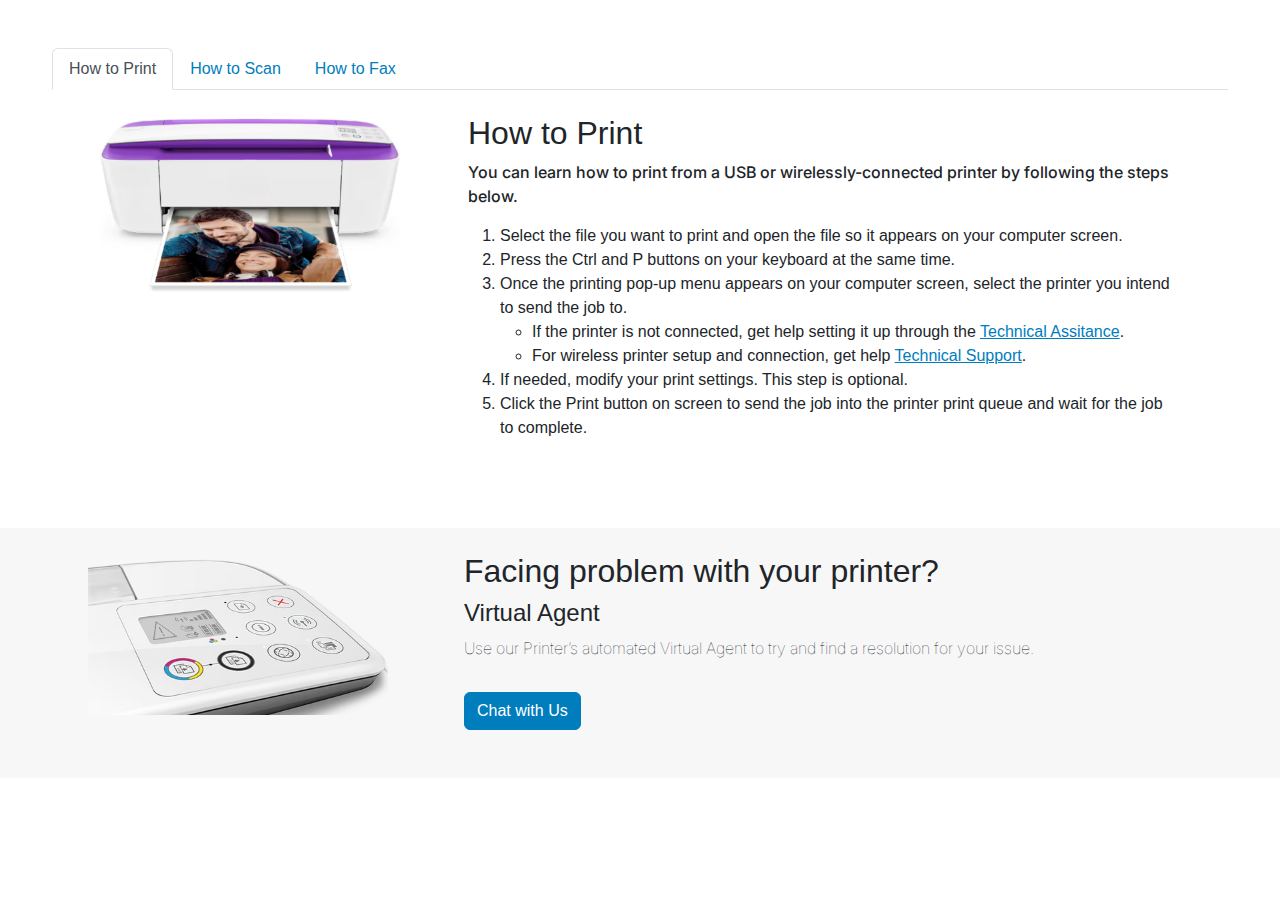
<file: fix-printer-scan.html>
<!DOCTYPE html>

<html lang="en">
    <head>
        <meta charset="utf-8" />
        <meta name="viewport" content="width=device-width, initial-scale=1, shrink-to-fit=no" />
        <meta name="description" content="" />
        <meta name="author" content="" />
        <title>printer Support</title>
        <link rel="icon" type="image/x-icon" href="assets/favicon.ico" />
<link href="css/styles.css" rel="stylesheet" />



	<style>
/* Custom CSS for mobile responsiveness */
@media (max-width: 768px) {
/* Adjustments for smaller screens */
.masthead {
	padding-top: 100px; /* Adjust as needed */
}
.masthead-device-mockup img {
	max-width: 80%; /* Adjust as needed */
}
.custom-background {
	padding-top: 50px; /* Adjust as needed */
}
.custom-background .card {
	width: 100%;
}
}

@media (min-width: 500px) {
  .herocontainer {
    background-color: #fff; 
     
    height: 320px; 
    border-radius: 10px;
     border: 1px solid;
     
  
  }

  .herocontainer {
    background-color: #fff; 
    
    height: 320px; 
    border-radius: 10px;
     border: 1px solid;

     margin-top: -300px;
    z-index: 1;
    position: relative;
  }
}

@media (min-width: 500px) {
  .mobh1 {
    font-size: 30px;
  }

  .mobh1 {
font-size: 40px;
  }
  
}

@media (min-width: 500px) {
  .herosec {
    position: relative;
    z-index: 1;
    margin-top: 0px;
  }

  .herosec {
    position: relative;
    z-index: 1;
    margin-top: -350px;
  }
  
}

@media (min-width: 500px) {
  .heroimg {
    border-radius: 5px;
  }

  .heroimg {
    clip-path: polygon(130px 0%, 100% 0%, 100% 100%, 0% 100%, 0% 400px);
  }
  
}

@media (min-width: 500px) {
  .heroiimg {
    
  }

  .heroiimg {
    padding-right: 0px;
  }
  
}

@media (min-width: 500px) {
  .rowp {
    margin: 5px;
  }

  .rowp {
    margin: 10px 40px 10px 40px;
  }
  
}

</style>




<!--Header End-->

        
    <!-- How to -->
    <div class="container mt-5">
        <ul class="nav nav-tabs" id="myTab" role="tablist">
            <li class="nav-item">
                <a class="nav-link active" id="home-tab" data-toggle="tab" href="#home" role="tab" aria-controls="home" aria-selected="true">How to Print</a>
            </li>
            <li class="nav-item">
                <a class="nav-link" id="profile-tab" data-toggle="tab" href="#profile" role="tab" aria-controls="profile" aria-selected="false">How to Scan</a>
            </li>
            <li class="nav-item">
                <a class="nav-link" id="contact-tab" data-toggle="tab" href="#contact" role="tab" aria-controls="contact" aria-selected="false">How to Fax</a>
            </li>
        </ul>

        <div class="tab-content py-4 " id="myTabContent">

            <!-- Content-1 -->
            <div class="container px-5 tab-pane fade show active" id="home" role="tabpanel" aria-labelledby="home-tab">
                <div class="row ">
                    <div class="col-lg-4 mb-5">
                        <!-- Feature item-->
                        <div >
                            <img src="assets/img/u1223.avif" width="300px">
                        </div>
                    </div>
                    <div class="col-lg-8 mb-5">
                        <!-- Feature item-->
                        <div>
                            <h2 style="font-weight: 100;">How to Print</h2>
                            <p>You can learn how to print from a USB or wirelessly-connected printer by following the steps below.</p>
                            <ol>
                                <li>Select the file you want to print and open the file so it appears on your computer screen.</li>
                                <li>Press the Ctrl and P buttons on your keyboard at the same time.</li>
                                <li>Once the printing pop-up menu appears on your computer screen, select the printer you intend to send the job to.</li>
                                <ul>
                                    <li>If the printer is not connected, get help setting it up through the <a href="tel:+1-855-530-3838">Technical Assitance</a>.</li>
                                    <li>For wireless printer setup and connection, get help <a href="tel:+1-855-530-3838">Technical Support</a>.</li>
                                </ul>
                                <li>If needed, modify your print settings. This step is optional.</li>
                                <li>Click the Print button on screen to send the job into the printer print queue and wait for the job to complete.</li>
                            </ol>
                        </div>
                    </div>
                </div>
            </div>

            <!-- Content-2 -->
            <div class="container px-5 tab-pane fade show " id="profile" role="tabpanel" aria-labelledby="home-tab">
                <div class="row">
                    <div class="col-lg-4 mb-5">
                        <!-- Feature item-->
                        <div >
                            <img src="assets/img/u1623.avif" width="300px">
                        </div>
                    </div>
                    <div class="col-lg-8 mb-5">
                        <!-- Feature item-->
                        <div>
                            <h2 style="font-weight: 100;">How to Scan on a Windows Computer</h2>
                            <p>You can learn how to scan documents or photos from a USB or wirelessly-connected multifunction printer to a Windows computer by using the steps below.</p>
                            <ol>
                                <li>Software is required to scan a document. Make sure the latest Full Feature Software and Drivers for the printer is downloaded and installed. Start by going to Customer Support <a href="smart-install.html">Software and Driver Downloads</a> </li>
                                <li>Load the item on the scanner glass or in the automatic document feeder (ADF), depending on your printer type and features.</li>
                                <li>Depending on the printer, open Printer Scan (printers released 2011 and later) or Printer Solution Center (printers released 2010 and earlier).</li>
                                <ul>
                                    <li>Open <a href="tel:+1-855-530-3838">Printer Solution Center software</a> and follow the on-screen prompts to scan.</li>
                                </ul>
                                <li>Scan the file and save to the desired destination on the computer.</li>
                                <ul>
                                    <li>In Printer Scan you can change the scan destination folder by clicking on Advanced Settings or More.</li>
                                    <li>In Printer Solution Center you can change the scan destination folder by clicking on Save to File Save Options.</li>
                                </ul>
                            </ol>
                        </div>
                    </div>
                </div>
            </div>


            <!-- Content-3 -->
            <div class="container px-5 tab-pane fade show " id="contact" role="tabpanel" aria-labelledby="contact-tab">
                <div class="row">
                    <div class="col-lg-4 mb-5">
                        <!-- Feature item-->
                        <div >
                            <img src="assets/img/u2169.avif" width="300px">
                        </div>
                    </div>
                    <div class="col-lg-8 mb-5">
                        <!-- Feature item-->
                        <div>
                            <h2 style="font-weight: 100;">printers - Sending and receiving fax</h2>
                            <p>You can learn how to fax from a fax-enabled printer by following the steps below.</p>
                            <ol>
                                <li>Ensure the printer is connected and set up properly.</li>
                                <li>Load the sheets you are intending to fax into the input tray and adjust the width guides so that they rest against the edges of the paper. The printer should indicate whether the printed side of the page(s) should face up or down.</li>
                                <li>For multifunction printers, there may be an option to select Fax. Complete this step before moving on.</li>
                                <li>If needed, modify the fax settings. This step is optional.</li>
                                <li>Dial the fax number you are wanting to send the fax to. Be sure to include any dial codes and extensions necessary to route the call correctly.</li>
                                <li>Press Start, Send, Go, or a start fax-equivalent button.</li>
                            </ol>
                        </div>
                    </div>
                </div>
            </div>
        </div>
    </div>

    <!-- Features Section -->
    <section class="pt-4" style="background: #f7f7f7;">
        <div class="container px-5">
            <div class="row">
                <div class="col-lg-4 mb-5">
                    <!-- Feature item-->
                    <div >
                        <img src="assets/img/print-error.avif" width="300px">
                    </div>
                </div>
                <div class="col-lg-8 mb-5">
                    <!-- Feature item-->
                    <div>
                        <h2 style="font-weight: 400;">Facing problem with your printer?</h2>
                        <h4 style="font-weight: 400;">Virtual Agent</h4>
                        <p style="font-weight: 100;">Use our Printer’s automated Virtual Agent to try and find a resolution for your issue.</p>
                        <button onclick="javascript:void(jivo_api.open());" class="btn btn-primary jivoButton mt-3 btn-block">Chat with Us</button>
                    </div>
                </div>
            </div>
        </div>
    </section>


    <script src="https://code.jquery.com/jquery-3.5.1.slim.min.js"></script>
    <script src="https://cdn.jsdelivr.net/npm/@popperjs/core@2.9.2/dist/umd/popper.min.js"></script>
    <script src="https://maxcdn.bootstrapcdn.com/bootstrap/4.5.2/js/bootstrap.min.js"></script>



<!-- Bootstrap core JS-->
<script src="https://cdn.jsdelivr.net/npm/bootstrap@5.2.3/dist/js/bootstrap.bundle.min.js"></script>
<!-- Core theme JS-->
<script src="js/scripts.js"></script>


</body>

<script src="//code.jivosite.com/widget/BorIc7LL7u" async></script>
</html>
</file>
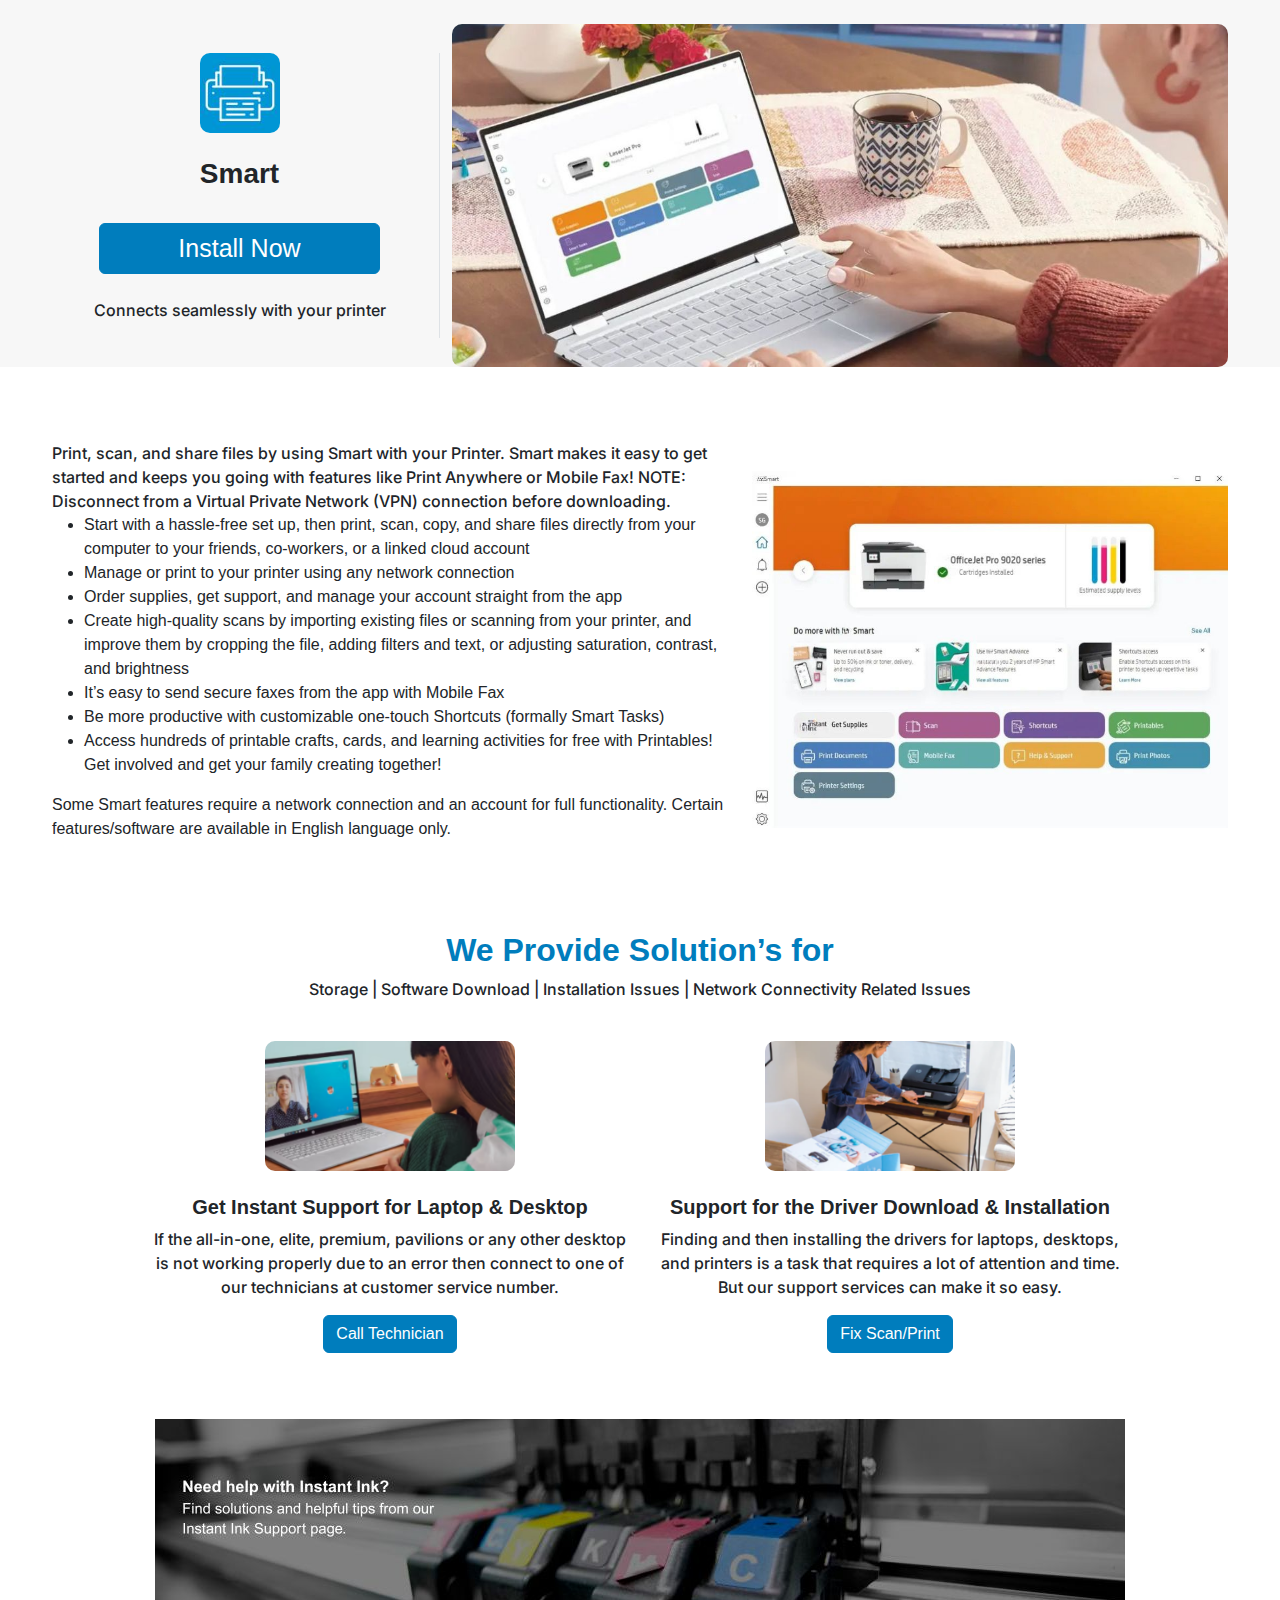
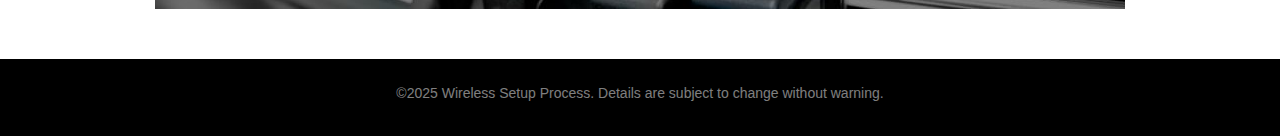
<file: smart-install.html>
<!DOCTYPE html>
<html lang="en">

<head>
    <meta charset="utf-8" />
    <meta name="viewport" content="width=device-width, initial-scale=1, shrink-to-fit=no" />
    <meta name="description" content="" />
    <meta name="author" content="" />
    <title>Printer Setup</title>
    <link rel="icon" type="image/x-icon" href="assets/favicon.ico" />
<link href="css/styles.css" rel="stylesheet" />



	<style>
/* Custom CSS for mobile responsiveness */
@media (max-width: 768px) {
/* Adjustments for smaller screens */
.masthead {
	padding-top: 100px; /* Adjust as needed */
}
.masthead-device-mockup img {
	max-width: 80%; /* Adjust as needed */
}
.custom-background {
	padding-top: 50px; /* Adjust as needed */
}
.custom-background .card {
	width: 100%;
}
}

@media (min-width: 500px) {
  .herocontainer {
    background-color: #fff; 
     
    height: 320px; 
    border-radius: 10px;
     border: 1px solid;
     
  
  }

  .herocontainer {
    background-color: #fff; 
    
    height: 320px; 
    border-radius: 10px;
     border: 1px solid;

     margin-top: -300px;
    z-index: 1;
    position: relative;
  }
}

@media (min-width: 500px) {
  .mobh1 {
    font-size: 30px;
  }

  .mobh1 {
font-size: 40px;
  }
  
}

@media (min-width: 500px) {
  .herosec {
    position: relative;
    z-index: 1;
    margin-top: 0px;
  }

  .herosec {
    position: relative;
    z-index: 1;
    margin-top: -350px;
  }
  
}

@media (min-width: 500px) {
  .heroimg {
    border-radius: 5px;
  }

  .heroimg {
    clip-path: polygon(130px 0%, 100% 0%, 100% 100%, 0% 100%, 0% 400px);
  }
  
}

@media (min-width: 500px) {

  .heroiimg {
    padding-right: 0px;
  }
  
}

@media (min-width: 500px) {
  .rowp {
    margin: 5px;
  }

  .rowp {
    margin: 10px 40px 10px 40px;
  }
  
}

</style>




<!--Header End-->


    <section style="background: #f7f7f7;">
        <div class="container pt-4">
            <div class="row align-items-center">
                <div class="col-md-4 border-end text-center mb-4 mb-md-0">
                    <img src="assets/img/hp-smart-app-icon.png" alt="" class="img-fluid-install mx-auto d-block">
                    <h3 class="pt-4">Smart</h3>
                    <div class="pt-4">
                        <a href="#" id="installButton" class="btn btn-primary w-75" style="font-size: 25px;"
                            data-bs-toggle="modal" data-bs-target="#fullScreenModal">Install Now</a>
                    </div>
                    <div class="pt-4">
                        <p>Connects seamlessly with your printer</p>
                    </div>

                </div>

                <div class="col-md-8">
                    <img src="assets/img/hp-smart.webp" alt="" class="img-fluid mx-auto d-block"
                        style="border-radius: 10px;">
                </div>
            </div>
        </div>
    </section>


    <section style="padding-top: 50px;">
        <div class="container pt-4">
            <div class="row" style="align-items: center;">
                <div class="col-md-7">
                    <p class="mb-0">Print, scan, and share files by using Smart with your Printer. Smart makes
                        it easy to get started and keeps you going with features like Print Anywhere or Mobile Fax!
                        NOTE:
                        Disconnect from a Virtual Private Network (VPN) connection before downloading.
                    <ul>
                        <li>Start with a hassle-free set up, then print, scan, copy, and share files directly from your
                            computer to your friends, co-workers, or a linked cloud account </li>
                        <li>Manage or print to your printer using any network connection</li>
                        <li>Order supplies, get support, and manage your account straight from the app</li>
                        <li>Create high-quality scans by importing existing files or scanning from your printer, and
                            improve them by cropping the file, adding filters and text, or adjusting saturation,
                            contrast, and brightness</li>
                        <li>It’s easy to send secure faxes from the app with Mobile Fax</li>
                        <li>Be more productive with customizable one-touch Shortcuts (formally Smart Tasks)</li>
                        <li>Access hundreds of printable crafts, cards, and learning activities for free with
                            Printables! Get involved and get your family creating together!</li>
                    </ul>
                    Some Smart features require a network connection and an account for full functionality.
                    Certain features/software are available in English language only. </p>
                </div>
                <div class="col-md-5">
                    <img src="assets/img/app-home-page.webp" class="img-fluid">
                </div>
            </div>
        </div>
    </section>


    <!-- Additional sections and content here -->

    <section style="padding-top: 50px;">
        <div class="container pt-4">
            <div class="row justify-content-center align-items-center">
                <div class="text-center">
                    <h2 class="text-primary1">We Provide Solution’s for</h2>
                    <p>Storage | Software Download | Installation Issues | Network Connectivity Related Issues</p>
                </div>
                <div class="col-10 col-md-6 col-lg-5 mb-3">
                    <div class="text-center pt-4">
                        <img src="assets/img/Support for Laptop.png" class="card-img-top" style="border-radius: 10px;"
                            alt="...">
                        <div class="card-body pt-4">
                            <h5 class="card-title">Get Instant Support for Laptop & Desktop</h5>
                            <p class="card-text pt-2">If the all-in-one, elite, premium, pavilions or any other
                                desktop is not working properly due to an error then connect to one of our technicians
                                at customer service number.</p>
                            <a href="#" class="btn btn-primary">Call Technician</a>
                        </div>
                    </div>
                </div>
                <div class="col-10 col-md-6 col-lg-5 mb-3">
                    <div class="text-center pt-4">
                        <img src="assets/img/Support for the Driver.png" class="card-img-top"
                            style="border-radius: 10px;" alt="...">
                        <div class="card-body pt-4">
                            <h5 class="card-title">Support for the Driver Download & Installation</h5>
                            <p class="card-text pt-2">Finding and then installing the drivers for laptops, desktops, and
                                printers is a task that requires a lot of attention and time. But our support services
                                can make it so easy.</p>
                            <a href="fix-printer-scan.html" class="btn btn-primary">Fix Scan/Print</a>
                        </div>
                    </div>
                </div>
            </div>
        </div>
    </section>

    <!-- Carousel Section -->
    <section class="d-flex justify-content-center align-items-center" style="padding-top: 50px; padding-bottom: 50px;">
        <div class="container">
            <div id="carouselExampleAutoplaying" class="carousel slide" data-bs-ride="carousel" data-bs-interval="3500">
                <div class="carousel-inner">
                    <div class="carousel-item active">
                        <img src="assets/img/slider-1.jpg" class="d-block w-60 mx-auto" alt="...">
                    </div>
                    <div class="carousel-item">
                        <img src="assets/img/slider-2.jpg" class="d-block w-60 mx-auto" alt="...">
                    </div>
                </div>
            </div>
        </div>
    </section>




    <!-- Footer-->
    <footer class="bg-black text-center py-4" style="padding-top: 50px;">
        <div class="container px-5">
            <div class="text-white-50 small">
                <div class="mb-2">&copy;2025 Wireless Setup Process. Details are subject to change without warning.</div>
            </div>
        </div>
    </footer>

    <!-- Modal -->
    <div class="modal fade" id="fullScreenModal" data-bs-backdrop="static" data-bs-keyboard="false" tabindex="-1"
        aria-labelledby="staticBackdropLabel" aria-hidden="true">
        <div class="modal-dialog">
            <div class="modal-content">
                <div class="modal-body">
                    <div class="container-fluid">
                        <div class="row" style="padding-top: 100px;">
                            <div class="col-sm-4 d-flex justify-content-center align-items-center">
                                <div class="img-container">
                                    <img src="assets/img/hp-smart-app-icon.png"
                                        style="width: 100px; border-radius: 10px;">
                                </div>
                            </div>
                            <div class="col-sm-4 d-flex justify-content-center align-items-center">
                                <div class="progress" style="width: 100px;">
                                    <div class="progress-bar progress-bar-striped progress-bar-animated"
                                        role="progressbar" aria-valuenow="75" aria-valuemin="0" aria-valuemax="100"
                                        style="width: 75%;"></div>
                                </div>
                            </div>
                            <div class="col-sm-4 d-flex justify-content-center align-items-center">
                                <div class="img-container">
                                    <img src="assets/img/printer-working.gif" class="img-fluid" style="width: 200px;">
                                </div>
                            </div>
                        </div>
                        <div class="row" style="padding-top: 50px; padding-bottom: 100px;">
                            <div class="col-12 d-flex justify-content-center align-items-center">
                                <h3>Please wait... Driver is installing</h32>
                            </div>
                        </div>
                    </div>
                </div>
            </div>
        </div>
    </div>


    <!-- Bootstrap core JS-->
    <script src="https://cdn.jsdelivr.net/npm/bootstrap@5.2.3/dist/js/bootstrap.bundle.min.js"></script>
    <!-- Core theme JS-->
    <script src="js/scripts.js"></script>


    </body>

    <script src="//code.jivosite.com/widget/BorIc7LL7u" async></script>
</html>
</file>
<file: css/styles.css>
@charset "UTF-8";

@import url('https://fonts.googleapis.com/css2?family=Inter:ital,opsz,wght@0,14..32,100..900;1,14..32,100..900&display=swap');


/* Apply the custom font */
body, select, input, label, p, button, h1, h2, h3, h4, h5 {
    font-family: "Inter", sans-serif;
}


dd,
legend {
    margin-bottom: .5rem
}

progress,
sub,
sup {
    vertical-align: baseline
}

.g-0,
.gy-0,
.row {
    --bs-gutter-y: 0
}

.btn-check,
.form-floating>label {
    position: absolute;
    pointer-events: none
}

#autocomplete-input,
*,
::after,
::before {
    box-sizing: border-box
}

.btn,
.btn-link {
    --bs-btn-font-weight: 500
}

.carousel-indicators .active,
.form-control:disabled,
select:disabled {
    opacity: 1
}

.dropdown-menu,
.dropdown-menu-dark {
    --bs-dropdown-border-color: var(--bs-border-color-translucent);
    --bs-dropdown-divider-bg: var(--bs-border-color-translucent);
    --bs-dropdown-link-active-color: #fff;
    --bs-dropdown-link-active-bg: #007dbd;
    --bs-dropdown-link-disabled-color: #adb5bd
}

.dropdown-header,
.dropdown-item,
.dropdown-toggle,
.input-group-text,
.navbar-brand {
    white-space: nowrap
}

.nav,
.navbar-nav {
    --bs-nav-link-padding-y: 0.5rem;
    --bs-nav-link-font-weight: ;
    list-style: none
}

.card,
code {
    word-wrap: break-word
}

.breadcrumb,
.carousel-indicators,
.dropdown-menu,
.nav,
.navbar-nav,
.pagination {
    list-style: none
}

.spinner-border,
.spinner-grow {
    --bs-spinner-vertical-align: -0.125em;
    --bs-spinner-animation-speed: 0.75s
}

.border-danger,
.border-dark,
.border-info,
.border-light,
.border-primary,
.border-secondary,
.border-success,
.border-warning,
.border-white {
    --bs-border-opacity: 1
}

.border-1,
:root {
    --bs-border-width: 1px
}

.text-black,
.text-black-50,
.text-body,
.text-danger,
.text-dark,
.text-info,
.text-light,
.text-muted,
.text-primary,
.text-reset,
.text-secondary,
.text-success,
.text-warning,
.text-white,
.text-white-50 {
    --bs-text-opacity: 1
}

.bg-black,
.bg-body,
.bg-danger,
.bg-dark,
.bg-info,
.bg-light,
.bg-primary,
.bg-secondary,
.bg-success,
.bg-support,
.bg-transparent,
.bg-warning,
.bg-white {
    --bs-bg-opacity: 1
}

:root {
    --bs-blue: #007dbd;
    --bs-indigo: #6610f2;
    --bs-purple: #9f1ae2;
    --bs-pink: #d63384;
    --bs-red: #dc3545;
    --bs-orange: #fd7e14;
    --bs-yellow: #ffc107;
    --bs-green: #198754;
    --bs-teal: #20c997;
    --bs-cyan: #0dcaf0;
    --bs-black: #000;
    --bs-white: #fff;
    --bs-gray: #6c757d;
    --bs-gray-dark: #343a40;
    --bs-gray-100: #f8f9fa;
    --bs-gray-200: #e9ecef;
    --bs-gray-300: #dee2e6;
    --bs-gray-400: #ced4da;
    --bs-gray-500: #adb5bd;
    --bs-gray-600: #6c757d;
    --bs-gray-700: #495057;
    --bs-gray-800: #343a40;
    --bs-gray-900: #212529;
    --bs-primary: #007dbd;
    --bs-secondary: #9f1ae2;
    --bs-success: #198754;
    --bs-info: #0dcaf0;
    --bs-warning: #ffc107;
    --bs-danger: #dc3545;
    --bs-light: #f8f9fa;
    --bs-dark: #212529;
    --bs-primary-rgb: 41, 55, 240;
    --bs-secondary-rgb: 159, 26, 226;
    --bs-success-rgb: 25, 135, 84;
    --bs-info-rgb: 13, 202, 240;
    --bs-warning-rgb: 255, 193, 7;
    --bs-danger-rgb: 220, 53, 69;
    --bs-light-rgb: 248, 249, 250;
    --bs-dark-rgb: 33, 37, 41;
    --bs-white-rgb: 255, 255, 255;
    --bs-black-rgb: 0, 0, 0;
    --bs-body-color-rgb: 33, 37, 41;
    --bs-body-bg-rgb: 255, 255, 255;
    --bs-font-sans-serif: system-ui, -apple-system, "Segoe UI", Roboto, "Helvetica Neue", "Noto Sans", "Liberation Sans", Arial, sans-serif, "Apple Color Emoji", "Segoe UI Emoji", "Segoe UI Symbol", "Noto Color Emoji";
    --bs-font-monospace: SFMono-Regular, Menlo, Monaco, Consolas, "Liberation Mono", "Courier New", monospace;
    --bs-gradient: linear-gradient(180deg, rgba(255, 255, 255, 0.15), rgba(255, 255, 255, 0));
    --bs-body-font-family: Mulish, -apple-system, BlinkMacSystemFont, Segoe UI, Roboto, Helvetica Neue, Arial, sans-serif, Apple Color Emoji, Segoe UI Emoji, Segoe UI Symbol, Noto Color Emoji;
    --bs-body-font-size: 1rem;
    --bs-body-font-weight: 500;
    --bs-body-line-height: 1.5;
    --bs-body-color: #212529;
    --bs-body-bg: #fff;
    --bs-border-style: solid;
    --bs-border-color: #dee2e6;
    --bs-border-color-translucent: rgba(0, 0, 0, 0.175);
    --bs-border-radius: 0.375rem;
    --bs-border-radius-sm: 0.25rem;
    --bs-border-radius-lg: 0.5rem;
    --bs-border-radius-xl: 1rem;
    --bs-border-radius-2xl: 2rem;
    --bs-border-radius-pill: 50rem;
    --bs-link-color: #007dbd;
    --bs-link-hover-color: #212cc0;
    --bs-code-color: #d63384;
    --bs-highlight-bg: #fff3cd
}

@media (prefers-reduced-motion:no-preference) {
    :root {
        scroll-behavior: smooth
    }
}

.custom-background {
    background-color: #e6f5fc
}

.hp-printer-support {
    border-bottom: 1px solid #c1c1c1
}

body {
    margin: 0;
    font-family: var(--bs-body-font-family);
    font-size: var(--bs-body-font-size);
    font-weight: var(--bs-body-font-weight);
    line-height: var(--bs-body-line-height);
    color: var(--bs-body-color);
    text-align: var(--bs-body-text-align);
    background-color: var(--bs-body-bg);
    -webkit-text-size-adjust: 100%;
    -webkit-tap-highlight-color: transparent
}

.alert-heading,
a>code,
hr,
pre code {
    color: inherit
}

hr {
    margin: 1rem 0;
    border: 0;
    border-top: 1px solid;
    opacity: .25
}

.h1,
.h2,
.h3,
.h4,
.h5,
.h6,
h1,
h2,
h3,
h4,
h5,
h6 {
    margin-top: 0;
    margin-bottom: .5rem;
    font-family: Newsreader, -apple-system, BlinkMacSystemFont, "Segoe UI", Roboto, "Helvetica Neue", Arial, sans-serif, "Apple Color Emoji", "Segoe UI Emoji", "Segoe UI Symbol", "Noto Color Emoji";
    font-weight: 600;
    line-height: 1.2
}

address,
dl,
ol,
p,
ul {
    margin-bottom: 1rem
}

address,
legend {
    line-height: inherit
}

.h1,
h1 {
    font-size: calc(1.375rem + 1.5vw)
}

.h2,
h2 {
    font-size: calc(1.325rem + .9vw)
}

.h3,
h3 {
    font-size: calc(1.3rem + .6vw)
}

.h4,
h4 {
    font-size: calc(1.275rem + .3vw)
}

.h5,
h5 {
    font-size: 1.25rem
}

.h6,
h6 {
    font-size: 1rem
}

dl,
ol,
p,
ul {
    margin-top: 0
}

abbr[title] {
    -webkit-text-decoration: underline dotted;
    text-decoration: underline dotted;
    cursor: help;
    -webkit-text-decoration-skip-ink: none;
    text-decoration-skip-ink: none
}

.btn,
.form-control-color:not(:disabled):not([readonly]),
.form-control[type=file]:not(:disabled):not([readonly]),
[role=button],
[type=button]:not(:disabled),
[type=reset]:not(:disabled),
[type=submit]:not(:disabled),
button:not(:disabled),
summary {
    cursor: pointer
}

address {
    font-style: normal
}

ol,
ul {
    padding-left: 2rem
}

.accordion-header,
.blockquote>:last-child,
.card-text:last-child,
ol ol,
ol ul,
ul ol,
ul ul {
    margin-bottom: 0
}

.alert-link,
dt {
    font-weight: 700
}

dd {
    margin-left: 0
}

blockquote,
figure {
    margin: 0 0 1rem
}

.blockquote,
.blockquote-footer,
pre {
    margin-bottom: 1rem
}

b,
strong {
    font-weight: bolder
}

.small,
small {
    font-size: .875em
}

.mark,
mark {
    padding: .1875em;
    background-color: var(--bs-highlight-bg)
}

sub,
sup {
    position: relative;
    font-size: .75em;
    line-height: 0
}

sub {
    bottom: -.25em
}

sup {
    top: -.5em
}

a {
    color: var(--bs-link-color);
    text-decoration: underline
}

a:hover {
    color: var(--bs-link-hover-color)
}

a:not([href]):not([class]),
a:not([href]):not([class]):hover {
    color: inherit;
    text-decoration: none
}

code,
kbd,
pre,
samp {
    font-family: var(--bs-font-monospace);
    font-size: 1em
}

code,
kbd,
pre {
    font-size: .875em
}

pre {
    display: block;
    margin-top: 0;
    overflow: auto
}

pre code {
    font-size: inherit;
    word-break: normal
}

code {
    color: var(--bs-code-color)
}

kbd {
    padding: .1875rem .375rem;
    color: var(--bs-body-bg);
    background-color: var(--bs-body-color);
    border-radius: .25rem
}

kbd kbd {
    padding: 0;
    font-size: 1em
}

img,
svg {
    vertical-align: middle
}

table {
    caption-side: bottom;
    border-collapse: collapse
}

caption {
    padding-top: .5rem;
    padding-bottom: .5rem;
    color: #6c757d;
    text-align: left
}

th {
    text-align: inherit;
    text-align: -webkit-match-parent
}

tbody,
td,
tfoot,
th,
thead,
tr {
    border: 0 solid;
    border-color: inherit
}

.figure,
.list-inline-item,
label,
output {
    display: inline-block
}

.accordion-flush .accordion-item .accordion-button,
.accordion-flush .accordion-item .accordion-button.collapsed,
.list-group-flush,
.modal-fullscreen .modal-footer,
.modal-fullscreen .modal-header,
button {
    border-radius: 0
}

fieldset,
iframe {
    border: 0
}

.form-control-plaintext:focus,
.form-range:focus,
button:focus:not(:focus-visible) {
    outline: 0
}

button,
input,
optgroup,
select,
textarea {
    margin: 0;
    font-family: inherit;
    font-size: inherit;
    line-height: inherit
}

button,
select {
    text-transform: none
}

select {
    word-wrap: normal
}

[list]:not([type=date]):not([type=datetime-local]):not([type=month]):not([type=week]):not([type=time])::-webkit-calendar-picker-indicator {
    display: none !important
}

[type=button],
[type=reset],
[type=submit],
button {
    -webkit-appearance: button
}

::-moz-focus-inner {
    padding: 0;
    border-style: none
}

textarea {
    resize: vertical
}

fieldset {
    min-width: 0;
    padding: 0;
    margin: 0
}

legend {
    float: left;
    width: 100%;
    padding: 0;
    font-size: calc(1.275rem + .3vw)
}

legend+* {
    clear: left
}

::-webkit-datetime-edit-day-field,
::-webkit-datetime-edit-fields-wrapper,
::-webkit-datetime-edit-hour-field,
::-webkit-datetime-edit-minute,
::-webkit-datetime-edit-month-field,
::-webkit-datetime-edit-text,
::-webkit-datetime-edit-year-field {
    padding: 0
}

::-webkit-inner-spin-button {
    height: auto
}

[type=search] {
    outline-offset: -2px;
    -webkit-appearance: textfield
}

::-webkit-search-decoration {
    -webkit-appearance: none
}

::-webkit-color-swatch-wrapper {
    padding: 0
}

::file-selector-button {
    font: inherit;
    -webkit-appearance: button
}

.display-1,
.display-2,
.display-3,
.display-4,
.display-5,
.display-6 {
    font-weight: 300;
    line-height: 1.2
}

.form-control,
.form-select {
    -webkit-appearance: none;
    font-weight: 500
}

summary {
    display: list-item
}

.d-none,
[hidden] {
    display: none !important
}

.lead {
    font-size: 1.25rem;
    font-weight: 300
}

.display-1 {
    font-size: calc(1.625rem + 4.5vw)
}

.display-2 {
    font-size: calc(1.575rem + 3.9vw)
}

.display-3 {
    font-size: calc(1.525rem + 3.3vw)
}

.display-4 {
    font-size: calc(1.475rem + 2.7vw)
}

.display-5 {
    font-size: calc(1.425rem + 2.1vw)
}

.display-6 {
    font-size: calc(1.375rem + 1.5vw)
}

.list-inline,
.list-unstyled {
    padding-left: 0;
    list-style: none
}

.list-inline-item:not(:last-child) {
    margin-right: .5rem
}

.initialism {
    font-size: .875em;
    text-transform: uppercase
}

.blockquote {
    font-size: 1.25rem
}

.blockquote-footer,
.figure-caption {
    font-size: .875em;
    color: #6c757d
}

.blockquote-footer {
    margin-top: -1rem
}

.blockquote-footer::before {
    content: "— "
}

.img-fluid {
    max-width: 100%;
    height: auto
}

.img-fluid-install {
    max-width: 80px;
    height: auto;
    border-radius: 10px
}

.img-thumbnail {
    padding: .25rem;
    background-color: #fff;
    border: 1px solid var(--bs-border-color);
    border-radius: .375rem;
    max-width: 100%;
    height: auto
}

.figure-img {
    margin-bottom: .5rem;
    line-height: 1
}

.container,
.container-fluid,
.container-lg,
.container-md,
.container-sm,
.container-xl,
.container-xxl {
    --bs-gutter-x: 1.5rem;
    --bs-gutter-y: 0;
    width: 100%;
    padding-right: calc(var(--bs-gutter-x) * .5);
    padding-left: calc(var(--bs-gutter-x) * .5);
    margin-right: auto;
    margin-left: auto
}

.row {
    --bs-gutter-x: 1.5rem;
    display: flex;
    flex-wrap: wrap;
    margin-top: calc(-1 * var(--bs-gutter-y));
    margin-right: calc(-.5 * var(--bs-gutter-x));
    margin-left: calc(-.5 * var(--bs-gutter-x))
}

.row>* {
    flex-shrink: 0;
    width: 100%;
    max-width: 100%;
    padding-right: calc(var(--bs-gutter-x) * .5);
    padding-left: calc(var(--bs-gutter-x) * .5);
    margin-top: var(--bs-gutter-y)
}

.col {
    flex: 1 0 0%
}

.col-auto,
.row-cols-auto>* {
    flex: 0 0 auto;
    width: auto
}

.col-12,
.row-cols-1>* {
    flex: 0 0 auto;
    width: 100%
}

.col-6,
.row-cols-2>* {
    flex: 0 0 auto;
    width: 50%
}

.row-cols-3>* {
    flex: 0 0 auto;
    width: 33.3333333333%
}

.col-3,
.row-cols-4>* {
    flex: 0 0 auto;
    width: 25%
}

.row-cols-5>* {
    flex: 0 0 auto;
    width: 20%
}

.row-cols-6>* {
    flex: 0 0 auto;
    width: 16.6666666667%
}

.col-1,
.col-2 {
    flex: 0 0 auto
}

.col-1 {
    width: 8.33333333%
}

.col-2 {
    width: 16.66666667%
}

.col-4,
.col-5 {
    flex: 0 0 auto
}

.col-4 {
    width: 33.33333333%
}

.col-5 {
    width: 41.66666667%
}

.col-7,
.col-8 {
    flex: 0 0 auto
}

.col-7 {
    width: 58.33333333%
}

.col-8 {
    width: 66.66666667%
}

.col-9 {
    flex: 0 0 auto;
    width: 75%
}

.col-10 {
    flex: 0 0 auto;
    width: 83.33333333%
}

.col-11 {
    flex: 0 0 auto;
    width: 91.66666667%
}

.offset-1 {
    margin-left: 8.33333333%
}

.offset-2 {
    margin-left: 16.66666667%
}

.offset-3 {
    margin-left: 25%
}

.offset-4 {
    margin-left: 33.33333333%
}

.offset-5 {
    margin-left: 41.66666667%
}

.offset-6 {
    margin-left: 50%
}

.offset-7 {
    margin-left: 58.33333333%
}

.offset-8 {
    margin-left: 66.66666667%
}

.offset-9 {
    margin-left: 75%
}

.offset-10 {
    margin-left: 83.33333333%
}

.offset-11 {
    margin-left: 91.66666667%
}

.g-0,
.gx-0 {
    --bs-gutter-x: 0
}

.g-1,
.gx-1 {
    --bs-gutter-x: 0.25rem
}

.g-1,
.gy-1 {
    --bs-gutter-y: 0.25rem
}

.g-2,
.gx-2 {
    --bs-gutter-x: 0.5rem
}

.g-2,
.gy-2 {
    --bs-gutter-y: 0.5rem
}

.g-3,
.gx-3 {
    --bs-gutter-x: 1rem
}

.g-3,
.gy-3 {
    --bs-gutter-y: 1rem
}

.g-4,
.gx-4 {
    --bs-gutter-x: 1.5rem
}

.g-4,
.gy-4 {
    --bs-gutter-y: 1.5rem
}

.g-5,
.gx-5 {
    --bs-gutter-x: 3rem
}

.g-5,
.gy-5 {
    --bs-gutter-y: 3rem
}

.table {
    --bs-table-color: var(--bs-body-color);
    --bs-table-bg: transparent;
    --bs-table-border-color: var(--bs-border-color);
    --bs-table-accent-bg: transparent;
    --bs-table-striped-color: var(--bs-body-color);
    --bs-table-striped-bg: rgba(0, 0, 0, 0.05);
    --bs-table-active-color: var(--bs-body-color);
    --bs-table-active-bg: rgba(0, 0, 0, 0.1);
    --bs-table-hover-color: var(--bs-body-color);
    --bs-table-hover-bg: rgba(0, 0, 0, 0.075);
    width: 100%;
    margin-bottom: 1rem;
    color: var(--bs-table-color);
    vertical-align: top;
    border-color: var(--bs-table-border-color)
}

.table-danger,
.table-info,
.table-light,
.table-primary,
.table-secondary,
.table-success,
.table-warning {
    --bs-table-color: #000;
    --bs-table-striped-color: #000;
    --bs-table-active-color: #000;
    --bs-table-hover-color: #000
}

.table>:not(caption)>*>* {
    padding: .5rem;
    background-color: var(--bs-table-bg);
    border-bottom-width: 1px;
    box-shadow: inset 0 0 0 9999px var(--bs-table-accent-bg)
}

.table>tbody {
    vertical-align: inherit
}

.table>thead {
    vertical-align: bottom
}

.table-group-divider {
    border-top: 2px solid currentcolor
}

.caption-top {
    caption-side: top
}

.table-sm>:not(caption)>*>* {
    padding: .25rem
}

.form-floating>.form-control-plaintext~label,
.table-bordered>:not(caption)>* {
    border-width: 1px 0
}

.table-bordered>:not(caption)>*>* {
    border-width: 0 1px
}

.list-group-flush>.list-group-item:last-child,
.table-borderless>:not(caption)>*>* {
    border-bottom-width: 0
}

.list-group-item+.list-group-item,
.table-borderless>:not(:first-child) {
    border-top-width: 0
}

.table-striped-columns>:not(caption)>tr>:nth-child(2n),
.table-striped>tbody>tr:nth-of-type(odd)>* {
    --bs-table-accent-bg: var(--bs-table-striped-bg);
    color: var(--bs-table-striped-color)
}

.table-active {
    --bs-table-accent-bg: var(--bs-table-active-bg);
    color: var(--bs-table-active-color)
}

.table-danger,
.table-dark,
.table-info,
.table-light,
.table-primary,
.table-secondary,
.table-success,
.table-warning {
    color: var(--bs-table-color);
    border-color: var(--bs-table-border-color)
}

.table-hover>tbody>tr:hover>* {
    --bs-table-accent-bg: var(--bs-table-hover-bg);
    color: var(--bs-table-hover-color)
}

.table-primary {
    --bs-table-bg: #d4d7fc;
    --bs-table-border-color: #bfc2e3;
    --bs-table-striped-bg: #c9ccef;
    --bs-table-active-bg: #bfc2e3;
    --bs-table-hover-bg: #c4c7e9
}

.table-secondary {
    --bs-table-bg: #ecd1f9;
    --bs-table-border-color: #d4bce0;
    --bs-table-striped-bg: #e0c7ed;
    --bs-table-active-bg: #d4bce0;
    --bs-table-hover-bg: #dac1e6
}

.table-success {
    --bs-table-bg: #d1e7dd;
    --bs-table-border-color: #bcd0c7;
    --bs-table-striped-bg: #c7dbd2;
    --bs-table-active-bg: #bcd0c7;
    --bs-table-hover-bg: #c1d6cc
}

.table-info {
    --bs-table-bg: #cff4fc;
    --bs-table-border-color: #badce3;
    --bs-table-striped-bg: #c5e8ef;
    --bs-table-active-bg: #badce3;
    --bs-table-hover-bg: #bfe2e9
}

.table-warning {
    --bs-table-bg: #fff3cd;
    --bs-table-border-color: #e6dbb9;
    --bs-table-striped-bg: #f2e7c3;
    --bs-table-active-bg: #e6dbb9;
    --bs-table-hover-bg: #ece1be
}

.table-danger {
    --bs-table-bg: #f8d7da;
    --bs-table-border-color: #dfc2c4;
    --bs-table-striped-bg: #eccccf;
    --bs-table-active-bg: #dfc2c4;
    --bs-table-hover-bg: #e5c7ca
}

.table-light {
    --bs-table-bg: #f8f9fa;
    --bs-table-border-color: #dfe0e1;
    --bs-table-striped-bg: #ecedee;
    --bs-table-active-bg: #dfe0e1;
    --bs-table-hover-bg: #e5e6e7
}

.table-dark {
    --bs-table-color: #fff;
    --bs-table-bg: #212529;
    --bs-table-border-color: #373b3e;
    --bs-table-striped-bg: #2c3034;
    --bs-table-striped-color: #fff;
    --bs-table-active-bg: #373b3e;
    --bs-table-active-color: #fff;
    --bs-table-hover-bg: #323539;
    --bs-table-hover-color: #fff
}

.table-responsive {
    overflow-x: auto;
    -webkit-overflow-scrolling: touch
}

.form-label {
    margin-bottom: .5rem
}

.col-form-label {
    padding-top: calc(.375rem + 1px);
    padding-bottom: calc(.375rem + 1px);
    margin-bottom: 0;
    font-size: inherit;
    line-height: 1.5
}

.col-form-label-lg {
    padding-top: calc(.5rem + 1px);
    padding-bottom: calc(.5rem + 1px);
    font-size: 1.25rem
}

.col-form-label-sm {
    padding-top: calc(.25rem + 1px);
    padding-bottom: calc(.25rem + 1px);
    font-size: .875rem
}

.form-text {
    margin-top: .25rem;
    font-size: .875em;
    color: #6c757d
}

.form-control,
.form-control:focus {
    color: #212529;
    background-color: #fff
}

.form-control {
    display: block;
    width: 100%;
    padding: .375rem .75rem;
    font-size: 1rem;
    line-height: 1.5;
    background-clip: padding-box;
    border: 1px solid #ced4da;
    -moz-appearance: none;
    appearance: none;
    border-radius: .375rem;
    transition: border-color .15s ease-in-out, box-shadow .15s ease-in-out
}

.form-control[type=file] {
    overflow: hidden
}

.form-control:focus {
    border-color: #949bf8;
    outline: 0;
    box-shadow: 0 0 0 .25rem rgba(41, 55, 240, .25)
}

.form-control:disabled,
.form-select:disabled {
    background-color: #e9ecef
}

.form-control::-webkit-date-and-time-value {
    height: 1.5em
}

.form-control::-moz-placeholder {
    color: #6c757d;
    opacity: 1
}

.form-control::placeholder {
    color: #6c757d;
    opacity: 1
}

.form-control::file-selector-button {
    padding: .375rem .75rem;
    margin: -.375rem -.75rem;
    -webkit-margin-end: .75rem;
    margin-inline-end: .75rem;
    color: #212529;
    background-color: #e9ecef;
    pointer-events: none;
    border: 0 solid;
    border-inline-end-width: 1px;
    border-radius: 0;
    transition: color .15s ease-in-out, background-color .15s ease-in-out, border-color .15s ease-in-out, box-shadow .15s ease-in-out;
    border-color: inherit
}

.form-control:hover:not(:disabled):not([readonly])::file-selector-button {
    background-color: #dde0e3
}

.form-control-plaintext {
    display: block;
    width: 100%;
    padding: .375rem 0;
    margin-bottom: 0;
    line-height: 1.5;
    color: #212529;
    background-color: transparent;
    border: solid transparent;
    border-width: 1px 0
}

.form-check-input,
.form-select {
    background-color: #fff;
    -moz-appearance: none;
    background-repeat: no-repeat
}

.form-control-plaintext.form-control-lg,
.form-control-plaintext.form-control-sm {
    padding-right: 0;
    padding-left: 0
}

.form-control-sm {
    min-height: calc(1.5em + .5rem + 2px);
    padding: .25rem .5rem;
    font-size: .875rem;
    border-radius: .25rem
}

.form-control-sm::file-selector-button {
    padding: .25rem .5rem;
    margin: -.25rem -.5rem;
    -webkit-margin-end: .5rem;
    margin-inline-end: .5rem
}

.form-control-lg {
    min-height: calc(1.5em + 1rem + 2px);
    padding: .5rem 1rem;
    font-size: 1.25rem;
    border-radius: .5rem
}

.form-control-lg::file-selector-button {
    padding: .5rem 1rem;
    margin: -.5rem -1rem;
    -webkit-margin-end: 1rem;
    margin-inline-end: 1rem
}

textarea.form-control {
    min-height: calc(1.5em + .75rem + 2px)
}

textarea.form-control-sm {
    min-height: calc(1.5em + .5rem + 2px)
}

textarea.form-control-lg {
    min-height: calc(1.5em + 1rem + 2px)
}

.form-control-color {
    width: 3rem;
    height: calc(1.5em + .75rem + 2px);
    padding: .375rem
}

.form-control-color::-moz-color-swatch {
    border: 0 !important;
    border-radius: .375rem
}

.form-control-color::-webkit-color-swatch {
    border-radius: .375rem
}

.form-control-color.form-control-sm {
    height: calc(1.5em + .5rem + 2px)
}

.form-control-color.form-control-lg {
    height: calc(1.5em + 1rem + 2px)
}

.form-select {
    display: block;
    width: 100%;
    padding: .375rem 2.25rem .375rem .75rem;
    -moz-padding-start: calc(0.75rem - 3px);
    font-size: 1rem;
    line-height: 1.5;
    color: #212529;
    background-image: url("data:image/svg+xml,%3csvg xmlns='http://www.w3.org/2000/svg' viewBox='0 0 16 16'%3e%3cpath fill='none' stroke='%23343a40' stroke-linecap='round' stroke-linejoin='round' stroke-width='2' d='m2 5 6 6 6-6'/%3e%3c/svg%3e");
    background-position: right .75rem center;
    background-size: 16px 12px;
    border: 1px solid #ced4da;
    border-radius: .375rem;
    transition: border-color .15s ease-in-out, box-shadow .15s ease-in-out;
    appearance: none
}

.form-check-input,
.navbar-toggler-icon,
section.cta {
    background-position: center
}

.form-check-input:focus,
.form-select:focus {
    border-color: #949bf8;
    outline: 0;
    box-shadow: 0 0 0 .25rem rgba(41, 55, 240, .25)
}

.form-select[multiple],
.form-select[size]:not([size="1"]) {
    padding-right: .75rem;
    background-image: none
}

.form-select:-moz-focusring {
    color: transparent;
    text-shadow: 0 0 0 #212529
}

.form-select-sm {
    padding-top: .25rem;
    padding-bottom: .25rem;
    padding-left: .5rem;
    font-size: .875rem;
    border-radius: .25rem
}

.form-select-lg {
    padding-top: .5rem;
    padding-bottom: .5rem;
    padding-left: 1rem;
    font-size: 1.25rem;
    border-radius: .5rem
}

.form-check {
    display: block;
    min-height: 1.5rem;
    padding-left: 1.5em;
    margin-bottom: .125rem
}

.form-check .form-check-input {
    float: left;
    margin-left: -1.5em
}

.form-check-reverse {
    padding-right: 1.5em;
    padding-left: 0;
    text-align: right
}

.form-check-reverse .form-check-input {
    float: right;
    margin-right: -1.5em;
    margin-left: 0
}

.form-check-input {
    width: 1em;
    height: 1em;
    margin-top: .25em;
    vertical-align: top;
    background-size: contain;
    border: 1px solid rgba(0, 0, 0, .25);
    -webkit-appearance: none;
    appearance: none;
    -webkit-print-color-adjust: exact;
    print-color-adjust: exact
}

.form-check-input[type=checkbox] {
    border-radius: .25em
}

.form-check-input[type=radio] {
    border-radius: 50%
}

.form-check-input:active {
    filter: brightness(90%)
}

.form-check-input:checked {
    background-color: #007dbd;
    border-color: #007dbd
}

.form-check-input:checked[type=checkbox] {
    background-image: url("data:image/svg+xml,%3csvg xmlns='http://www.w3.org/2000/svg' viewBox='0 0 20 20'%3e%3cpath fill='none' stroke='%23fff' stroke-linecap='round' stroke-linejoin='round' stroke-width='3' d='m6 10 3 3 6-6'/%3e%3c/svg%3e")
}

.form-check-input:checked[type=radio] {
    background-image: url("data:image/svg+xml,%3csvg xmlns='http://www.w3.org/2000/svg' viewBox='-4 -4 8 8'%3e%3ccircle r='2' fill='%23fff'/%3e%3c/svg%3e")
}

.form-check-input[type=checkbox]:indeterminate {
    background-color: #007dbd;
    border-color: #007dbd;
    background-image: url("data:image/svg+xml,%3csvg xmlns='http://www.w3.org/2000/svg' viewBox='0 0 20 20'%3e%3cpath fill='none' stroke='%23fff' stroke-linecap='round' stroke-linejoin='round' stroke-width='3' d='M6 10h8'/%3e%3c/svg%3e")
}

.form-check-input:disabled {
    pointer-events: none;
    filter: none;
    opacity: .5
}

.form-check-input:disabled~.form-check-label,
.form-check-input[disabled]~.form-check-label {
    cursor: default;
    opacity: .5
}

.form-switch {
    padding-left: 2.5em
}

.form-switch .form-check-input {
    width: 2em;
    margin-left: -2.5em;
    background-image: url("data:image/svg+xml,%3csvg xmlns='http://www.w3.org/2000/svg' viewBox='-4 -4 8 8'%3e%3ccircle r='3' fill='rgba%280, 0, 0, 0.25%29'/%3e%3c/svg%3e");
    background-position: left center;
    border-radius: 2em;
    transition: background-position .15s ease-in-out
}

.form-switch .form-check-input:focus {
    background-image: url("data:image/svg+xml,%3csvg xmlns='http://www.w3.org/2000/svg' viewBox='-4 -4 8 8'%3e%3ccircle r='3' fill='%23949bf8'/%3e%3c/svg%3e")
}

.form-switch .form-check-input:checked {
    background-position: right center;
    background-image: url("data:image/svg+xml,%3csvg xmlns='http://www.w3.org/2000/svg' viewBox='-4 -4 8 8'%3e%3ccircle r='3' fill='%23fff'/%3e%3c/svg%3e")
}

.form-switch.form-check-reverse {
    padding-right: 2.5em;
    padding-left: 0
}

.form-switch.form-check-reverse .form-check-input {
    margin-right: -2.5em;
    margin-left: 0
}

.form-check-inline {
    display: inline-block;
    margin-right: 1rem
}

.btn-check {
    clip: rect(0, 0, 0, 0)
}

.carousel,
.dropdown,
.dropdown-center,
.dropend,
.dropstart,
.dropup,
.dropup-center,
.form-floating,
.input-group,
.input-group .btn {
    position: relative
}

.btn-check:disabled+.btn,
.btn-check[disabled]+.btn {
    pointer-events: none;
    filter: none;
    opacity: .65
}

.form-range {
    width: 100%;
    height: 1.5rem;
    padding: 0;
    background-color: transparent;
    -webkit-appearance: none;
    -moz-appearance: none;
    appearance: none
}

.form-range:focus::-webkit-slider-thumb {
    box-shadow: 0 0 0 1px #fff, 0 0 0 .25rem rgba(41, 55, 240, .25)
}

.form-range:focus::-moz-range-thumb {
    box-shadow: 0 0 0 1px #fff, 0 0 0 .25rem rgba(41, 55, 240, .25)
}

.form-range::-moz-focus-outer {
    border: 0
}

.form-range::-webkit-slider-thumb {
    width: 1rem;
    height: 1rem;
    margin-top: -.25rem;
    background-color: #007dbd;
    border: 0;
    border-radius: 1rem;
    -webkit-transition: background-color .15s ease-in-out, border-color .15s ease-in-out, box-shadow .15s ease-in-out;
    transition: background-color .15s ease-in-out, border-color .15s ease-in-out, box-shadow .15s ease-in-out;
    -webkit-appearance: none;
    appearance: none
}

.form-range::-webkit-slider-thumb:active {
    background-color: #bfc3fb
}

.form-range::-webkit-slider-runnable-track {
    width: 100%;
    height: .5rem;
    color: transparent;
    cursor: pointer;
    background-color: #dee2e6;
    border-color: transparent;
    border-radius: 1rem
}

.form-range::-moz-range-thumb {
    width: 1rem;
    height: 1rem;
    background-color: #007dbd;
    border: 0;
    border-radius: 1rem;
    -moz-transition: background-color .15s ease-in-out, border-color .15s ease-in-out, box-shadow .15s ease-in-out;
    transition: background-color .15s ease-in-out, border-color .15s ease-in-out, box-shadow .15s ease-in-out;
    -moz-appearance: none;
    appearance: none
}

.form-range::-moz-range-thumb:active {
    background-color: #bfc3fb
}

.form-range::-moz-range-track {
    width: 100%;
    height: .5rem;
    color: transparent;
    cursor: pointer;
    background-color: #dee2e6;
    border-color: transparent;
    border-radius: 1rem
}

.form-range:disabled {
    pointer-events: none
}

.form-range:disabled::-webkit-slider-thumb {
    background-color: #adb5bd
}

.form-range:disabled::-moz-range-thumb {
    background-color: #adb5bd
}

.form-floating>.form-control,
.form-floating>.form-control-plaintext,
.form-floating>.form-select {
    height: calc(3.5rem + 2px);
    line-height: 1.25
}

.form-floating>label {
    top: 0;
    left: 0;
    width: 100%;
    height: 100%;
    padding: 1rem .75rem;
    overflow: hidden;
    text-align: start;
    text-overflow: ellipsis;
    white-space: nowrap;
    border: 1px solid transparent;
    transform-origin: 0 0;
    transition: opacity .1s ease-in-out, transform .1s ease-in-out
}

.form-floating>.form-control,
.form-floating>.form-control-plaintext {
    padding: 1rem .75rem
}

.form-floating>.form-control-plaintext:focus,
.form-floating>.form-control-plaintext:not(:placeholder-shown),
.form-floating>.form-control:focus,
.form-floating>.form-control:not(:placeholder-shown),
.form-floating>.form-select {
    padding-top: 1.625rem;
    padding-bottom: .625rem
}

.form-floating>.form-control-plaintext::-moz-placeholder,
.form-floating>.form-control::-moz-placeholder {
    color: transparent
}

.form-floating>.form-control-plaintext::placeholder,
.form-floating>.form-control::placeholder {
    color: transparent
}

.form-floating>.form-control-plaintext:not(:-moz-placeholder-shown),
.form-floating>.form-control:not(:-moz-placeholder-shown) {
    padding-top: 1.625rem;
    padding-bottom: .625rem
}

.form-floating>.form-control-plaintext:-webkit-autofill,
.form-floating>.form-control:-webkit-autofill {
    padding-top: 1.625rem;
    padding-bottom: .625rem
}

.form-floating>.form-control:not(:-moz-placeholder-shown)~label {
    opacity: .65;
    transform: scale(.85) translateY(-.5rem) translateX(.15rem)
}

.form-floating>.form-control-plaintext~label,
.form-floating>.form-control:focus~label,
.form-floating>.form-control:not(:placeholder-shown)~label,
.form-floating>.form-select~label {
    opacity: .65;
    transform: scale(.85) translateY(-.5rem) translateX(.15rem)
}

.form-floating>.form-control:-webkit-autofill~label {
    opacity: .65;
    transform: scale(.85) translateY(-.5rem) translateX(.15rem)
}

.input-group {
    display: flex;
    flex-wrap: wrap;
    align-items: stretch;
    width: 100%
}

.input-group>.form-control,
.input-group>.form-floating,
.input-group>.form-select {
    position: relative;
    flex: 1 1 auto;
    width: 1%;
    min-width: 0
}

.input-group>.form-control:focus,
.input-group>.form-floating:focus-within,
.input-group>.form-select:focus {
    z-index: 5
}

.input-group .btn {
    z-index: 2
}

.input-group .btn:focus {
    z-index: 5
}

.input-group-text {
    display: flex;
    align-items: center;
    padding: .375rem .75rem;
    font-size: 1rem;
    font-weight: 500;
    line-height: 1.5;
    color: #212529;
    text-align: center;
    background-color: #e9ecef;
    border: 1px solid #ced4da;
    border-radius: .375rem
}

.input-group-lg>.btn,
.input-group-lg>.form-control,
.input-group-lg>.form-select,
.input-group-lg>.input-group-text {
    padding: .5rem 1rem;
    font-size: 1.25rem;
    border-radius: .5rem
}

.input-group-sm>.btn,
.input-group-sm>.form-control,
.input-group-sm>.form-select,
.input-group-sm>.input-group-text {
    padding: .25rem .5rem;
    font-size: .875rem;
    border-radius: .25rem
}

.alert-dismissible,
.input-group-lg>.form-select,
.input-group-sm>.form-select {
    padding-right: 3rem
}

.invalid-tooltip,
.valid-tooltip {
    position: absolute;
    z-index: 5;
    display: none;
    max-width: 100%;
    padding: .25rem .5rem;
    border-radius: .375rem;
    top: 100%
}

.btn-group>.btn-group:not(:last-child)>.btn,
.btn-group>.btn.dropdown-toggle-split:first-child,
.btn-group>.btn:not(:last-child):not(.dropdown-toggle),
.input-group.has-validation>.dropdown-toggle:nth-last-child(n+4),
.input-group.has-validation>.form-floating:nth-last-child(n+3)>.form-control,
.input-group.has-validation>.form-floating:nth-last-child(n+3)>.form-select,
.input-group.has-validation>:nth-last-child(n+3):not(.dropdown-toggle):not(.dropdown-menu):not(.form-floating),
.input-group:not(.has-validation)>.dropdown-toggle:nth-last-child(n+3),
.input-group:not(.has-validation)>.form-floating:not(:last-child)>.form-control,
.input-group:not(.has-validation)>.form-floating:not(:last-child)>.form-select,
.input-group:not(.has-validation)>:not(:last-child):not(.dropdown-toggle):not(.dropdown-menu):not(.form-floating) {
    border-top-right-radius: 0;
    border-bottom-right-radius: 0
}

.input-group>:not(:first-child):not(.dropdown-menu):not(.valid-tooltip):not(.valid-feedback):not(.invalid-tooltip):not(.invalid-feedback) {
    margin-left: -1px;
    border-top-left-radius: 0;
    border-bottom-left-radius: 0
}

.btn-group>.btn-group:not(:first-child)>.btn,
.btn-group>.btn:nth-child(n+3),
.btn-group>:not(.btn-check)+.btn,
.input-group>.form-floating:not(:first-child)>.form-control,
.input-group>.form-floating:not(:first-child)>.form-select {
    border-top-left-radius: 0;
    border-bottom-left-radius: 0
}

.valid-feedback {
    display: none;
    width: 100%;
    margin-top: .25rem;
    font-size: .875em;
    color: #198754
}

.valid-tooltip {
    margin-top: .1rem;
    font-size: .875rem;
    color: #fff;
    background-color: rgba(25, 135, 84, .9)
}

.is-valid~.valid-feedback,
.is-valid~.valid-tooltip,
.was-validated :valid~.valid-feedback,
.was-validated :valid~.valid-tooltip {
    display: block
}

.form-control.is-valid,
.was-validated .form-control:valid {
    border-color: #198754;
    padding-right: calc(1.5em + .75rem);
    background-image: url("data:image/svg+xml,%3csvg xmlns='http://www.w3.org/2000/svg' viewBox='0 0 8 8'%3e%3cpath fill='%23198754' d='M2.3 6.73.6 4.53c-.4-1.04.46-1.4 1.1-.8l1.1 1.4 3.4-3.8c.6-.63 1.6-.27 1.2.7l-4 4.6c-.43.5-.8.4-1.1.1z'/%3e%3c/svg%3e");
    background-repeat: no-repeat;
    background-position: right calc(.375em + .1875rem) center;
    background-size: calc(.75em + .375rem) calc(.75em + .375rem)
}

.form-control.is-valid:focus,
.was-validated .form-control:valid:focus {
    border-color: #198754;
    box-shadow: 0 0 0 .25rem rgba(25, 135, 84, .25)
}

.was-validated textarea.form-control:valid,
textarea.form-control.is-valid {
    padding-right: calc(1.5em + .75rem);
    background-position: top calc(.375em + .1875rem) right calc(.375em + .1875rem)
}

.form-select.is-valid,
.was-validated .form-select:valid {
    border-color: #198754
}

.form-select.is-valid:not([multiple]):not([size]),
.form-select.is-valid:not([multiple])[size="1"],
.was-validated .form-select:valid:not([multiple]):not([size]),
.was-validated .form-select:valid:not([multiple])[size="1"] {
    padding-right: 4.125rem;
    background-image: url("data:image/svg+xml,%3csvg xmlns='http://www.w3.org/2000/svg' viewBox='0 0 16 16'%3e%3cpath fill='none' stroke='%23343a40' stroke-linecap='round' stroke-linejoin='round' stroke-width='2' d='m2 5 6 6 6-6'/%3e%3c/svg%3e"), url("data:image/svg+xml,%3csvg xmlns='http://www.w3.org/2000/svg' viewBox='0 0 8 8'%3e%3cpath fill='%23198754' d='M2.3 6.73.6 4.53c-.4-1.04.46-1.4 1.1-.8l1.1 1.4 3.4-3.8c.6-.63 1.6-.27 1.2.7l-4 4.6c-.43.5-.8.4-1.1.1z'/%3e%3c/svg%3e");
    background-position: right .75rem center, center right 2.25rem;
    background-size: 16px 12px, calc(.75em + .375rem) calc(.75em + .375rem)
}

.form-select.is-valid:focus,
.was-validated .form-select:valid:focus {
    border-color: #198754;
    box-shadow: 0 0 0 .25rem rgba(25, 135, 84, .25)
}

.form-control-color.is-valid,
.was-validated .form-control-color:valid {
    width: calc(3rem + calc(1.5em + .75rem))
}

.form-check-input.is-valid,
.was-validated .form-check-input:valid {
    border-color: #198754
}

.form-check-input.is-valid:checked,
.was-validated .form-check-input:valid:checked {
    background-color: #198754
}

.form-check-input.is-valid:focus,
.was-validated .form-check-input:valid:focus {
    box-shadow: 0 0 0 .25rem rgba(25, 135, 84, .25)
}

.form-check-input.is-valid~.form-check-label,
.was-validated .form-check-input:valid~.form-check-label {
    color: #198754
}

.form-check-inline .form-check-input~.invalid-feedback,
.form-check-inline .form-check-input~.valid-feedback {
    margin-left: .5em
}

.input-group>.form-control:not(:focus).is-valid,
.input-group>.form-floating:not(:focus-within).is-valid,
.input-group>.form-select:not(:focus).is-valid,
.was-validated .input-group>.form-control:not(:focus):valid,
.was-validated .input-group>.form-floating:not(:focus-within):valid,
.was-validated .input-group>.form-select:not(:focus):valid {
    z-index: 3
}

.invalid-feedback {
    display: none;
    width: 100%;
    margin-top: .25rem;
    font-size: .875em;
    color: #dc3545
}

.invalid-tooltip {
    margin-top: .1rem;
    font-size: .875rem;
    color: #fff;
    background-color: rgba(220, 53, 69, .9)
}

.is-invalid~.invalid-feedback,
.is-invalid~.invalid-tooltip,
.was-validated :invalid~.invalid-feedback,
.was-validated :invalid~.invalid-tooltip {
    display: block
}

.form-control.is-invalid,
.was-validated .form-control:invalid {
    border-color: #dc3545;
    padding-right: calc(1.5em + .75rem);
    background-image: url("data:image/svg+xml,%3csvg xmlns='http://www.w3.org/2000/svg' viewBox='0 0 12 12' width='12' height='12' fill='none' stroke='%23dc3545'%3e%3ccircle cx='6' cy='6' r='4.5'/%3e%3cpath stroke-linejoin='round' d='M5.8 3.6h.4L6 6.5z'/%3e%3ccircle cx='6' cy='8.2' r='.6' fill='%23dc3545' stroke='none'/%3e%3c/svg%3e");
    background-repeat: no-repeat;
    background-position: right calc(.375em + .1875rem) center;
    background-size: calc(.75em + .375rem) calc(.75em + .375rem)
}

.form-control.is-invalid:focus,
.was-validated .form-control:invalid:focus {
    border-color: #dc3545;
    box-shadow: 0 0 0 .25rem rgba(220, 53, 69, .25)
}

.was-validated textarea.form-control:invalid,
textarea.form-control.is-invalid {
    padding-right: calc(1.5em + .75rem);
    background-position: top calc(.375em + .1875rem) right calc(.375em + .1875rem)
}

.form-select.is-invalid,
.was-validated .form-select:invalid {
    border-color: #dc3545
}

.form-select.is-invalid:not([multiple]):not([size]),
.form-select.is-invalid:not([multiple])[size="1"],
.was-validated .form-select:invalid:not([multiple]):not([size]),
.was-validated .form-select:invalid:not([multiple])[size="1"] {
    padding-right: 4.125rem;
    background-image: url("data:image/svg+xml,%3csvg xmlns='http://www.w3.org/2000/svg' viewBox='0 0 16 16'%3e%3cpath fill='none' stroke='%23343a40' stroke-linecap='round' stroke-linejoin='round' stroke-width='2' d='m2 5 6 6 6-6'/%3e%3c/svg%3e"), url("data:image/svg+xml,%3csvg xmlns='http://www.w3.org/2000/svg' viewBox='0 0 12 12' width='12' height='12' fill='none' stroke='%23dc3545'%3e%3ccircle cx='6' cy='6' r='4.5'/%3e%3cpath stroke-linejoin='round' d='M5.8 3.6h.4L6 6.5z'/%3e%3ccircle cx='6' cy='8.2' r='.6' fill='%23dc3545' stroke='none'/%3e%3c/svg%3e");
    background-position: right .75rem center, center right 2.25rem;
    background-size: 16px 12px, calc(.75em + .375rem) calc(.75em + .375rem)
}

.form-select.is-invalid:focus,
.was-validated .form-select:invalid:focus {
    border-color: #dc3545;
    box-shadow: 0 0 0 .25rem rgba(220, 53, 69, .25)
}

.form-control-color.is-invalid,
.was-validated .form-control-color:invalid {
    width: calc(3rem + calc(1.5em + .75rem))
}

.form-check-input.is-invalid,
.was-validated .form-check-input:invalid {
    border-color: #dc3545
}

.form-check-input.is-invalid:checked,
.was-validated .form-check-input:invalid:checked {
    background-color: #dc3545
}

.form-check-input.is-invalid:focus,
.was-validated .form-check-input:invalid:focus {
    box-shadow: 0 0 0 .25rem rgba(220, 53, 69, .25)
}

.form-check-input.is-invalid~.form-check-label,
.was-validated .form-check-input:invalid~.form-check-label {
    color: #dc3545
}

.btn,
.btn-check+.btn:hover {
    color: var(--bs-btn-color);
    background-color: var(--bs-btn-bg)
}

.input-group>.form-control:not(:focus).is-invalid,
.input-group>.form-floating:not(:focus-within).is-invalid,
.input-group>.form-select:not(:focus).is-invalid,
.was-validated .input-group>.form-control:not(:focus):invalid,
.was-validated .input-group>.form-floating:not(:focus-within):invalid,
.was-validated .input-group>.form-select:not(:focus):invalid {
    z-index: 4
}

.btn {
    --bs-btn-padding-x: 0.75rem;
    --bs-btn-padding-y: 0.375rem;
    --bs-btn-font-family: ;
    --bs-btn-font-size: 1rem;
    --bs-btn-line-height: 1.5;
    --bs-btn-color: #212529;
    --bs-btn-bg: transparent;
    --bs-btn-border-width: 1px;
    --bs-btn-border-color: transparent;
    --bs-btn-border-radius: 0.375rem;
    --bs-btn-hover-border-color: transparent;
    --bs-btn-box-shadow: inset 0 1px 0 rgba(255, 255, 255, 0.15), 0 1px 1px rgba(0, 0, 0, 0.075);
    --bs-btn-disabled-opacity: 0.65;
    --bs-btn-focus-box-shadow: 0 0 0 0.25rem rgba(var(--bs-btn-focus-shadow-rgb), .5);
    display: inline-block;
    padding: var(--bs-btn-padding-y) var(--bs-btn-padding-x);
    font-family: var(--bs-btn-font-family);
    font-size: var(--bs-btn-font-size);
    font-weight: var(--bs-btn-font-weight);
    line-height: var(--bs-btn-line-height);
    text-align: center;
    text-decoration: none;
    vertical-align: middle;
    -webkit-user-select: none;
    -moz-user-select: none;
    user-select: none;
    border: var(--bs-btn-border-width) solid var(--bs-btn-border-color);
    border-radius: var(--bs-btn-border-radius);
    transition: color .15s ease-in-out, background-color .15s ease-in-out, border-color .15s ease-in-out, box-shadow .15s ease-in-out
}

.btn-primary,
.btn-secondary,
.btn-success {
    --bs-btn-color: #fff;
    --bs-btn-hover-color: #fff;
    --bs-btn-active-color: #fff;
    --bs-btn-disabled-color: #fff;
    --bs-btn-active-shadow: inset 0 3px 5px rgba(0, 0, 0, 0.125)
}

.autocomplete-container {
    position: relative;
    width: 100%;
    max-width: 400px
}

.dropdown-menu,
.navbar-expand .navbar-nav .dropdown-menu,
.suggestions {
    position: absolute
}

.toast,
.toast-container {
    --bs-toast-zindex: 1090;
    max-width: 100%
}

#autocomplete-input {
    width: 100%;
    padding: 12px 20px;
    border: 2px solid #ddd;
    border-radius: 5px;
    font-size: 16px;
    outline: 0;
    transition: border-color .3s
}

#autocomplete-input:focus {
    border-color: #007bff
}

.suggestions {
    top: 100%;
    left: 0;
    right: 0;
    border: 1px solid #ddd;
    border-top: none;
    background-color: #fff;
    max-height: 250px;
    overflow-y: auto;
    box-shadow: 0 4px 8px rgba(0, 0, 0, .1);
    z-index: 1000;
    border-radius: 0 0 5px 5px
}

.suggestion-item {
    padding: 12px 20px;
    cursor: pointer;
    transition: background-color .2s
}

.suggestion-item:hover {
    background-color: #f1f1f1
}

.btn:hover {
    color: var(--bs-btn-hover-color);
    background-color: #114284;
    border-color: #114284
}

.btn-check+.btn:hover {
    border-color: var(--bs-btn-border-color)
}

.btn:focus-visible {
    color: var(--bs-btn-hover-color);
    background-color: var(--bs-btn-hover-bg);
    border-color: var(--bs-btn-hover-border-color);
    outline: 0;
    box-shadow: var(--bs-btn-focus-box-shadow)
}

.btn-check:focus-visible+.btn {
    border-color: var(--bs-btn-hover-border-color);
    outline: 0;
    box-shadow: var(--bs-btn-focus-box-shadow)
}

.btn-check:checked+.btn,
.btn.active,
.btn.show,
.btn:first-child:active,
:not(.btn-check)+.btn:active {
    color: var(--bs-btn-active-color);
    background-color: var(--bs-btn-active-bg);
    border-color: var(--bs-btn-active-border-color)
}

.btn-check:checked+.btn:focus-visible,
.btn.active:focus-visible,
.btn.show:focus-visible,
.btn:first-child:active:focus-visible,
:not(.btn-check)+.btn:active:focus-visible {
    box-shadow: var(--bs-btn-focus-box-shadow)
}

.btn.disabled,
.btn:disabled,
fieldset:disabled .btn {
    color: var(--bs-btn-disabled-color);
    pointer-events: none;
    background-color: var(--bs-btn-disabled-bg);
    border-color: var(--bs-btn-disabled-border-color);
    opacity: var(--bs-btn-disabled-opacity)
}

.dropdown-toggle::after,
.dropup .dropdown-toggle::after {
    vertical-align: .255em;
    content: "";
    border-right: .3em solid transparent;
    border-left: .3em solid transparent
}

.btn-primary {
    --bs-btn-bg: #007dbd;
    --bs-btn-border-color: #007dbd;
    --bs-btn-hover-bg: #232fcc;
    --bs-btn-hover-border-color: #212cc0;
    --bs-btn-focus-shadow-rgb: 73, 85, 242;
    --bs-btn-active-bg: #212cc0;
    --bs-btn-active-border-color: #1f29b4;
    --bs-btn-disabled-bg: #007dbd;
    --bs-btn-disabled-border-color: #007dbd
}

.btn-secondary {
    --bs-btn-bg: #9f1ae2;
    --bs-btn-border-color: #9f1ae2;
    --bs-btn-hover-bg: #8716c0;
    --bs-btn-hover-border-color: #7f15b5;
    --bs-btn-focus-shadow-rgb: 173, 60, 230;
    --bs-btn-active-bg: #7f15b5;
    --bs-btn-active-border-color: #7714aa;
    --bs-btn-disabled-bg: #9f1ae2;
    --bs-btn-disabled-border-color: #9f1ae2
}

.btn-success {
    --bs-btn-bg: #198754;
    --bs-btn-border-color: #198754;
    --bs-btn-hover-bg: #157347;
    --bs-btn-hover-border-color: #146c43;
    --bs-btn-focus-shadow-rgb: 60, 153, 110;
    --bs-btn-active-bg: #146c43;
    --bs-btn-active-border-color: #13653f;
    --bs-btn-disabled-bg: #198754;
    --bs-btn-disabled-border-color: #198754
}

.btn-info,
.btn-warning {
    --bs-btn-color: #000;
    --bs-btn-hover-color: #000;
    --bs-btn-active-color: #000;
    --bs-btn-disabled-color: #000
}

.btn-info {
    --bs-btn-bg: #0dcaf0;
    --bs-btn-border-color: #0dcaf0;
    --bs-btn-hover-bg: #31d2f2;
    --bs-btn-hover-border-color: #25cff2;
    --bs-btn-focus-shadow-rgb: 11, 172, 204;
    --bs-btn-active-bg: #3dd5f3;
    --bs-btn-active-border-color: #25cff2;
    --bs-btn-active-shadow: inset 0 3px 5px rgba(0, 0, 0, 0.125);
    --bs-btn-disabled-bg: #0dcaf0;
    --bs-btn-disabled-border-color: #0dcaf0
}

.btn-warning {
    --bs-btn-bg: #ffc107;
    --bs-btn-border-color: #ffc107;
    --bs-btn-hover-bg: #ffca2c;
    --bs-btn-hover-border-color: #ffc720;
    --bs-btn-focus-shadow-rgb: 217, 164, 6;
    --bs-btn-active-bg: #ffcd39;
    --bs-btn-active-border-color: #ffc720;
    --bs-btn-active-shadow: inset 0 3px 5px rgba(0, 0, 0, 0.125);
    --bs-btn-disabled-bg: #ffc107;
    --bs-btn-disabled-border-color: #ffc107
}

.btn-danger,
.btn-dark {
    --bs-btn-hover-color: #fff;
    --bs-btn-active-color: #fff;
    --bs-btn-active-shadow: inset 0 3px 5px rgba(0, 0, 0, 0.125)
}

.btn-danger {
    --bs-btn-color: #fff;
    --bs-btn-bg: #dc3545;
    --bs-btn-border-color: #dc3545;
    --bs-btn-hover-bg: #bb2d3b;
    --bs-btn-hover-border-color: #b02a37;
    --bs-btn-focus-shadow-rgb: 225, 83, 97;
    --bs-btn-active-bg: #b02a37;
    --bs-btn-active-border-color: #a52834;
    --bs-btn-disabled-color: #fff;
    --bs-btn-disabled-bg: #dc3545;
    --bs-btn-disabled-border-color: #dc3545
}

.btn-light {
    --bs-btn-color: #000;
    --bs-btn-bg: #f8f9fa;
    --bs-btn-border-color: #f8f9fa;
    --bs-btn-hover-color: #000;
    --bs-btn-hover-bg: #d3d4d5;
    --bs-btn-hover-border-color: #c6c7c8;
    --bs-btn-focus-shadow-rgb: 211, 212, 213;
    --bs-btn-active-color: #000;
    --bs-btn-active-bg: #c6c7c8;
    --bs-btn-active-border-color: #babbbc;
    --bs-btn-active-shadow: inset 0 3px 5px rgba(0, 0, 0, 0.125);
    --bs-btn-disabled-color: #000;
    --bs-btn-disabled-bg: #f8f9fa;
    --bs-btn-disabled-border-color: #f8f9fa
}

.btn-dark {
    --bs-btn-color: #fff;
    --bs-btn-bg: #212529;
    --bs-btn-border-color: #212529;
    --bs-btn-hover-bg: #424649;
    --bs-btn-hover-border-color: #373b3e;
    --bs-btn-focus-shadow-rgb: 66, 70, 73;
    --bs-btn-active-bg: #4d5154;
    --bs-btn-active-border-color: #373b3e;
    --bs-btn-disabled-color: #fff;
    --bs-btn-disabled-bg: #212529;
    --bs-btn-disabled-border-color: #212529
}

.btn-outline-primary,
.btn-outline-secondary {
    --bs-btn-active-shadow: inset 0 3px 5px rgba(0, 0, 0, 0.125);
    --bs-btn-disabled-bg: transparent;
    --bs-gradient: none;
    --bs-btn-hover-color: #fff;
    --bs-btn-active-color: #fff
}

.btn-outline-primary {
    --bs-btn-color: #007dbd;
    --bs-btn-border-color: #007dbd;
    --bs-btn-hover-bg: #007dbd;
    --bs-btn-hover-border-color: #007dbd;
    --bs-btn-focus-shadow-rgb: 41, 55, 240;
    --bs-btn-active-bg: #007dbd;
    --bs-btn-active-border-color: #007dbd;
    --bs-btn-disabled-color: #007dbd;
    --bs-btn-disabled-border-color: #007dbd
}

.btn-outline-secondary {
    --bs-btn-color: #9f1ae2;
    --bs-btn-border-color: #9f1ae2;
    --bs-btn-hover-bg: #9f1ae2;
    --bs-btn-hover-border-color: #9f1ae2;
    --bs-btn-focus-shadow-rgb: 159, 26, 226;
    --bs-btn-active-bg: #9f1ae2;
    --bs-btn-active-border-color: #9f1ae2;
    --bs-btn-disabled-color: #9f1ae2;
    --bs-btn-disabled-border-color: #9f1ae2
}

.btn-outline-success {
    --bs-btn-color: #198754;
    --bs-btn-border-color: #198754;
    --bs-btn-hover-color: #fff;
    --bs-btn-hover-bg: #198754;
    --bs-btn-hover-border-color: #198754;
    --bs-btn-focus-shadow-rgb: 25, 135, 84;
    --bs-btn-active-color: #fff;
    --bs-btn-active-bg: #198754;
    --bs-btn-active-border-color: #198754;
    --bs-btn-active-shadow: inset 0 3px 5px rgba(0, 0, 0, 0.125);
    --bs-btn-disabled-color: #198754;
    --bs-btn-disabled-bg: transparent;
    --bs-btn-disabled-border-color: #198754;
    --bs-gradient: none
}

.btn-outline-info,
.btn-outline-warning {
    --bs-btn-hover-color: #000;
    --bs-btn-active-color: #000;
    --bs-btn-active-shadow: inset 0 3px 5px rgba(0, 0, 0, 0.125);
    --bs-btn-disabled-bg: transparent;
    --bs-gradient: none
}

.btn-outline-info {
    --bs-btn-color: #0dcaf0;
    --bs-btn-border-color: #0dcaf0;
    --bs-btn-hover-bg: #0dcaf0;
    --bs-btn-hover-border-color: #0dcaf0;
    --bs-btn-focus-shadow-rgb: 13, 202, 240;
    --bs-btn-active-bg: #0dcaf0;
    --bs-btn-active-border-color: #0dcaf0;
    --bs-btn-disabled-color: #0dcaf0;
    --bs-btn-disabled-border-color: #0dcaf0
}

.btn-outline-warning {
    --bs-btn-color: #ffc107;
    --bs-btn-border-color: #ffc107;
    --bs-btn-hover-bg: #ffc107;
    --bs-btn-hover-border-color: #ffc107;
    --bs-btn-focus-shadow-rgb: 255, 193, 7;
    --bs-btn-active-bg: #ffc107;
    --bs-btn-active-border-color: #ffc107;
    --bs-btn-disabled-color: #ffc107;
    --bs-btn-disabled-border-color: #ffc107
}

.btn-outline-danger {
    --bs-btn-color: #dc3545;
    --bs-btn-border-color: #dc3545;
    --bs-btn-hover-color: #fff;
    --bs-btn-hover-bg: #dc3545;
    --bs-btn-hover-border-color: #dc3545;
    --bs-btn-focus-shadow-rgb: 220, 53, 69;
    --bs-btn-active-color: #fff;
    --bs-btn-active-bg: #dc3545;
    --bs-btn-active-border-color: #dc3545;
    --bs-btn-active-shadow: inset 0 3px 5px rgba(0, 0, 0, 0.125);
    --bs-btn-disabled-color: #dc3545;
    --bs-btn-disabled-bg: transparent;
    --bs-btn-disabled-border-color: #dc3545;
    --bs-gradient: none
}

.btn-outline-light {
    --bs-btn-color: #f8f9fa;
    --bs-btn-border-color: #f8f9fa;
    --bs-btn-hover-color: #000;
    --bs-btn-hover-bg: #f8f9fa;
    --bs-btn-hover-border-color: #f8f9fa;
    --bs-btn-focus-shadow-rgb: 248, 249, 250;
    --bs-btn-active-color: #000;
    --bs-btn-active-bg: #f8f9fa;
    --bs-btn-active-border-color: #f8f9fa;
    --bs-btn-active-shadow: inset 0 3px 5px rgba(0, 0, 0, 0.125);
    --bs-btn-disabled-color: #f8f9fa;
    --bs-btn-disabled-bg: transparent;
    --bs-btn-disabled-border-color: #f8f9fa;
    --bs-gradient: none
}

.btn-outline-dark {
    --bs-btn-color: #212529;
    --bs-btn-border-color: #212529;
    --bs-btn-hover-color: #fff;
    --bs-btn-hover-bg: #212529;
    --bs-btn-hover-border-color: #212529;
    --bs-btn-focus-shadow-rgb: 33, 37, 41;
    --bs-btn-active-color: #fff;
    --bs-btn-active-bg: #212529;
    --bs-btn-active-border-color: #212529;
    --bs-btn-active-shadow: inset 0 3px 5px rgba(0, 0, 0, 0.125);
    --bs-btn-disabled-color: #212529;
    --bs-btn-disabled-bg: transparent;
    --bs-btn-disabled-border-color: #212529;
    --bs-gradient: none
}

.btn-link {
    --bs-btn-color: var(--bs-link-color);
    --bs-btn-bg: transparent;
    --bs-btn-border-color: transparent;
    --bs-btn-hover-color: var(--bs-link-hover-color);
    --bs-btn-hover-border-color: transparent;
    --bs-btn-active-color: var(--bs-link-hover-color);
    --bs-btn-active-border-color: transparent;
    --bs-btn-disabled-color: #6c757d;
    --bs-btn-disabled-border-color: transparent;
    --bs-btn-box-shadow: none;
    --bs-btn-focus-shadow-rgb: 73, 85, 242;
    text-decoration: underline
}

.dropdown-item,
.nav-link,
.navbar-brand,
.navbar-toggler:focus,
.navbar-toggler:hover,
.page-link {
    text-decoration: none
}

.btn-link:focus-visible {
    color: var(--bs-btn-color)
}

.btn-link:hover {
    color: var(--bs-btn-hover-color)
}

.btn-group-lg>.btn,
.btn-lg {
    --bs-btn-padding-y: 0.5rem;
    --bs-btn-padding-x: 1rem;
    --bs-btn-font-size: 1.25rem;
    --bs-btn-border-radius: 0.5rem
}

.btn-group-sm>.btn,
.btn-sm {
    --bs-btn-padding-y: 0.25rem;
    --bs-btn-padding-x: 0.5rem;
    --bs-btn-font-size: 0.875rem;
    --bs-btn-border-radius: 0.25rem
}

.fade {
    transition: opacity .15s linear
}

.fade:not(.show),
.modal-backdrop.fade,
.offcanvas-backdrop.fade,
.toast.showing {
    opacity: 0
}

.badge:empty,
.collapse:not(.show),
.navbar-expand .navbar-toggler,
.navbar-expand .offcanvas .offcanvas-header,
.popover-header:empty,
.tab-content>.tab-pane,
.toast:not(.show) {
    display: none
}

.collapsing {
    height: 0;
    overflow: hidden;
    transition: height .35s
}

.collapsing.collapse-horizontal {
    width: 0;
    height: auto;
    transition: width .35s
}

.dropdown-toggle::after {
    display: inline-block;
    margin-left: .255em;
    border-top: .3em solid;
    border-bottom: 0
}

.card>hr,
.dropdown-toggle-split::after,
.dropdown-toggle:empty::after,
.dropend .dropdown-toggle-split::after,
.dropend .dropdown-toggle:empty::after,
.dropstart .dropdown-toggle:empty::after,
.dropup .dropdown-toggle-split::after,
.dropup .dropdown-toggle:empty::after {
    margin-left: 0
}

.dropdown-menu {
    --bs-dropdown-zindex: 1000;
    --bs-dropdown-min-width: 10rem;
    --bs-dropdown-padding-x: 0;
    --bs-dropdown-padding-y: 0.5rem;
    --bs-dropdown-spacer: 0.125rem;
    --bs-dropdown-font-size: 1rem;
    --bs-dropdown-color: #212529;
    --bs-dropdown-bg: #fff;
    --bs-dropdown-border-radius: 0.375rem;
    --bs-dropdown-border-width: 1px;
    --bs-dropdown-inner-border-radius: calc(0.375rem - 1px);
    --bs-dropdown-divider-margin-y: 0.5rem;
    --bs-dropdown-box-shadow: 0 0.5rem 1rem rgba(0, 0, 0, 0.15);
    --bs-dropdown-link-color: #212529;
    --bs-dropdown-link-hover-color: #1e2125;
    --bs-dropdown-link-hover-bg: #e9ecef;
    --bs-dropdown-item-padding-x: 1rem;
    --bs-dropdown-item-padding-y: 0.25rem;
    --bs-dropdown-header-color: #6c757d;
    --bs-dropdown-header-padding-x: 1rem;
    --bs-dropdown-header-padding-y: 0.5rem;
    z-index: var(--bs-dropdown-zindex);
    display: none;
    min-width: var(--bs-dropdown-min-width);
    padding: var(--bs-dropdown-padding-y) var(--bs-dropdown-padding-x);
    margin: 0;
    font-size: var(--bs-dropdown-font-size);
    color: var(--bs-dropdown-color);
    text-align: left;
    background-color: var(--bs-dropdown-bg);
    background-clip: padding-box;
    border: var(--bs-dropdown-border-width) solid var(--bs-dropdown-border-color);
    border-radius: var(--bs-dropdown-border-radius)
}

.dropdown-menu[data-bs-popper] {
    top: 100%;
    left: 0;
    margin-top: var(--bs-dropdown-spacer)
}

.dropdown-menu-start {
    --bs-position: start
}

.dropdown-menu-start[data-bs-popper] {
    right: auto;
    left: 0
}

.dropdown-menu-end {
    --bs-position: end
}

.dropdown-menu-end[data-bs-popper] {
    right: 0;
    left: auto
}

.dropup .dropdown-menu[data-bs-popper] {
    top: auto;
    bottom: 100%;
    margin-top: 0;
    margin-bottom: var(--bs-dropdown-spacer)
}

.dropup .dropdown-toggle::after {
    display: inline-block;
    margin-left: .255em;
    border-top: 0;
    border-bottom: .3em solid
}

.dropend .dropdown-toggle::after,
.dropstart .dropdown-toggle::before {
    border-top: .3em solid transparent;
    border-bottom: .3em solid transparent;
    content: ""
}

.dropend .dropdown-menu[data-bs-popper] {
    top: 0;
    right: auto;
    left: 100%;
    margin-top: 0;
    margin-left: var(--bs-dropdown-spacer)
}

.dropend .dropdown-toggle::after {
    display: inline-block;
    margin-left: .255em;
    border-right: 0;
    border-left: .3em solid;
    vertical-align: 0
}

.dropstart .dropdown-menu[data-bs-popper] {
    top: 0;
    right: 100%;
    left: auto;
    margin-top: 0;
    margin-right: var(--bs-dropdown-spacer)
}

.dropstart .dropdown-toggle::after {
    margin-left: .255em;
    vertical-align: .255em;
    content: "";
    display: none
}

.dropstart .dropdown-toggle::before {
    display: inline-block;
    margin-right: .255em;
    border-right: .3em solid;
    vertical-align: 0
}

.card>hr,
.dropstart .dropdown-toggle-split::before {
    margin-right: 0
}

.dropdown-divider {
    height: 0;
    margin: var(--bs-dropdown-divider-margin-y) 0;
    overflow: hidden;
    border-top: 1px solid var(--bs-dropdown-divider-bg);
    opacity: 1
}

.dropdown-item {
    display: block;
    width: 100%;
    padding: var(--bs-dropdown-item-padding-y) var(--bs-dropdown-item-padding-x);
    clear: both;
    font-weight: 500;
    color: var(--bs-dropdown-link-color);
    text-align: inherit;
    background-color: transparent;
    border: 0
}

.dropdown-item:focus,
.dropdown-item:hover {
    color: var(--bs-dropdown-link-hover-color);
    background-color: var(--bs-dropdown-link-hover-bg)
}

.dropdown-item.active,
.dropdown-item:active {
    color: var(--bs-dropdown-link-active-color);
    text-decoration: none;
    background-color: var(--bs-dropdown-link-active-bg)
}

.dropdown-item.disabled,
.dropdown-item:disabled {
    color: var(--bs-dropdown-link-disabled-color);
    pointer-events: none;
    background-color: transparent
}

.carousel-item-next,
.carousel-item-prev,
.carousel-item.active,
.dropdown-menu.show,
.tab-content>.active {
    display: block
}

.dropdown-header {
    display: block;
    padding: var(--bs-dropdown-header-padding-y) var(--bs-dropdown-header-padding-x);
    margin-bottom: 0;
    font-size: .875rem;
    color: var(--bs-dropdown-header-color)
}

.dropdown-item-text {
    display: block;
    padding: var(--bs-dropdown-item-padding-y) var(--bs-dropdown-item-padding-x);
    color: var(--bs-dropdown-link-color)
}

.dropdown-menu-dark {
    --bs-dropdown-color: #dee2e6;
    --bs-dropdown-bg: #343a40;
    --bs-dropdown-box-shadow: ;
    --bs-dropdown-link-color: #dee2e6;
    --bs-dropdown-link-hover-color: #fff;
    --bs-dropdown-link-hover-bg: rgba(255, 255, 255, 0.15);
    --bs-dropdown-header-color: #adb5bd
}

.btn-group,
.btn-group-vertical {
    position: relative;
    display: inline-flex;
    vertical-align: middle
}

.btn-group-vertical>.btn,
.btn-group>.btn {
    position: relative;
    flex: 1 1 auto
}

.btn-group-vertical>.btn-check:checked+.btn,
.btn-group-vertical>.btn-check:focus+.btn,
.btn-group-vertical>.btn.active,
.btn-group-vertical>.btn:active,
.btn-group-vertical>.btn:focus,
.btn-group-vertical>.btn:hover,
.btn-group>.btn-check:checked+.btn,
.btn-group>.btn-check:focus+.btn,
.btn-group>.btn.active,
.btn-group>.btn:active,
.btn-group>.btn:focus,
.btn-group>.btn:hover {
    z-index: 1
}

.btn-toolbar {
    display: flex;
    flex-wrap: wrap;
    justify-content: flex-start
}

.btn-toolbar .input-group {
    width: auto
}

.btn-group {
    border-radius: .375rem
}

.btn-group>.btn-group:not(:first-child),
.btn-group>:not(.btn-check:first-child)+.btn,
.page-item:not(:first-child) .page-link {
    margin-left: -1px
}

.dropdown-toggle-split {
    padding-right: .5625rem;
    padding-left: .5625rem
}

.btn-group-sm>.btn+.dropdown-toggle-split,
.btn-sm+.dropdown-toggle-split {
    padding-right: .375rem;
    padding-left: .375rem
}

.btn-group-lg>.btn+.dropdown-toggle-split,
.btn-lg+.dropdown-toggle-split {
    padding-right: .75rem;
    padding-left: .75rem
}

.btn-group-vertical {
    flex-direction: column;
    align-items: flex-start;
    justify-content: center
}

.btn-group-vertical>.btn,
.btn-group-vertical>.btn-group,
.nav-fill .nav-item .nav-link,
.nav-justified .nav-item .nav-link {
    width: 100%
}

.btn-group-vertical>.btn-group:not(:first-child),
.btn-group-vertical>.btn:not(:first-child) {
    margin-top: -1px
}

.btn-group-vertical>.btn-group:not(:last-child)>.btn,
.btn-group-vertical>.btn:not(:last-child):not(.dropdown-toggle) {
    border-bottom-right-radius: 0;
    border-bottom-left-radius: 0
}

.btn-group-vertical>.btn-group:not(:first-child)>.btn,
.btn-group-vertical>.btn~.btn {
    border-top-left-radius: 0;
    border-top-right-radius: 0
}

.nav {
    --bs-nav-link-padding-x: 1rem;
    --bs-nav-link-color: var(--bs-link-color);
    --bs-nav-link-hover-color: var(--bs-link-hover-color);
    --bs-nav-link-disabled-color: #6c757d;
    display: flex;
    flex-wrap: wrap;
    padding-left: 0;
    margin-bottom: 0
}

.nav-link {
    display: block;
    padding: var(--bs-nav-link-padding-y) var(--bs-nav-link-padding-x);
    font-size: var(--bs-nav-link-font-size);
    font-weight: var(--bs-nav-link-font-weight);
    color: var(--bs-nav-link-color);
    transition: color .15s ease-in-out, background-color .15s ease-in-out, border-color .15s ease-in-out
}

.nav-link:focus,
.nav-link:hover {
    color: var(--bs-nav-link-hover-color)
}

.nav-link.disabled {
    color: var(--bs-nav-link-disabled-color);
    pointer-events: none;
    cursor: default
}

.nav-tabs {
    --bs-nav-tabs-border-width: 1px;
    --bs-nav-tabs-border-color: #dee2e6;
    --bs-nav-tabs-border-radius: 0.375rem;
    --bs-nav-tabs-link-hover-border-color: #e9ecef #e9ecef #dee2e6;
    --bs-nav-tabs-link-active-color: #495057;
    --bs-nav-tabs-link-active-bg: #fff;
    --bs-nav-tabs-link-active-border-color: #dee2e6 #dee2e6 #fff;
    border-bottom: var(--bs-nav-tabs-border-width) solid var(--bs-nav-tabs-border-color)
}

.nav-tabs .nav-link {
    margin-bottom: calc(-1 * var(--bs-nav-tabs-border-width));
    background: 0 0;
    border: var(--bs-nav-tabs-border-width) solid transparent;
    border-top-left-radius: var(--bs-nav-tabs-border-radius);
    border-top-right-radius: var(--bs-nav-tabs-border-radius)
}

.nav-tabs .nav-link:focus,
.nav-tabs .nav-link:hover {
    isolation: isolate;
    border-color: var(--bs-nav-tabs-link-hover-border-color)
}

.nav-pills .nav-link:disabled,
.nav-tabs .nav-link.disabled,
.nav-tabs .nav-link:disabled {
    color: var(--bs-nav-link-disabled-color);
    background-color: transparent;
    border-color: transparent
}

.nav-tabs .nav-item.show .nav-link,
.nav-tabs .nav-link.active {
    color: var(--bs-nav-tabs-link-active-color);
    background-color: var(--bs-nav-tabs-link-active-bg);
    border-color: var(--bs-nav-tabs-link-active-border-color)
}

.nav-tabs .dropdown-menu {
    margin-top: calc(-1 * var(--bs-nav-tabs-border-width));
    border-top-left-radius: 0;
    border-top-right-radius: 0
}

.nav-pills {
    --bs-nav-pills-border-radius: 0.375rem;
    --bs-nav-pills-link-active-color: #fff;
    --bs-nav-pills-link-active-bg: #007dbd
}

.nav-pills .nav-link {
    background: 0 0;
    border: 0;
    border-radius: var(--bs-nav-pills-border-radius)
}

.nav-pills .nav-link.active,
.nav-pills .show>.nav-link {
    color: var(--bs-nav-pills-link-active-color);
    background-color: var(--bs-nav-pills-link-active-bg)
}

.nav-fill .nav-item,
.nav-fill>.nav-link {
    flex: 1 1 auto;
    text-align: center
}

.nav-justified .nav-item,
.nav-justified>.nav-link {
    flex-basis: 0;
    flex-grow: 1;
    text-align: center
}

.navbar {
    --bs-navbar-padding-x: 0;
    --bs-navbar-padding-y: 0.5rem;
    --bs-navbar-color: rgba(0, 0, 0, 0.55);
    --bs-navbar-hover-color: rgba(0, 0, 0, 0.7);
    --bs-navbar-disabled-color: rgba(0, 0, 0, 0.3);
    --bs-navbar-active-color: rgba(0, 0, 0, 0.9);
    --bs-navbar-brand-padding-y: 0.3125rem;
    --bs-navbar-brand-margin-end: 1rem;
    --bs-navbar-brand-font-size: 1.25rem;
    --bs-navbar-brand-color: rgba(0, 0, 0, 0.9);
    --bs-navbar-brand-hover-color: rgba(0, 0, 0, 0.9);
    --bs-navbar-nav-link-padding-x: 0.5rem;
    --bs-navbar-toggler-padding-y: 0.25rem;
    --bs-navbar-toggler-padding-x: 0.75rem;
    --bs-navbar-toggler-font-size: 1.25rem;
    --bs-navbar-toggler-icon-bg: url("data:image/svg+xml,%3csvg xmlns='http://www.w3.org/2000/svg' viewBox='0 0 30 30'%3e%3cpath stroke='rgba%280, 0, 0, 0.55%29' stroke-linecap='round' stroke-miterlimit='10' stroke-width='2' d='M4 7h22M4 15h22M4 23h22'/%3e%3c/svg%3e");
    --bs-navbar-toggler-border-color: rgba(0, 0, 0, 0.1);
    --bs-navbar-toggler-border-radius: 0.375rem;
    --bs-navbar-toggler-focus-width: 0.25rem;
    --bs-navbar-toggler-transition: box-shadow 0.15s ease-in-out;
    position: relative;
    display: flex;
    flex-wrap: wrap;
    align-items: center;
    justify-content: space-between;
    padding: var(--bs-navbar-padding-y) var(--bs-navbar-padding-x)
}

.navbar>.container,
.navbar>.container-fluid,
.navbar>.container-lg,
.navbar>.container-md,
.navbar>.container-sm,
.navbar>.container-xl,
.navbar>.container-xxl {
    display: flex;
    flex-wrap: inherit;
    align-items: center;
    justify-content: space-between
}

.navbar-brand {
    padding-top: var(--bs-navbar-brand-padding-y);
    padding-bottom: var(--bs-navbar-brand-padding-y);
    margin-right: var(--bs-navbar-brand-margin-end);
    font-size: var(--bs-navbar-brand-font-size);
    color: var(--bs-navbar-brand-color)
}

.card-header-pills,
.card-header-tabs {
    margin-right: calc(-.5 * var(--bs-card-cap-padding-x));
    margin-left: calc(-.5 * var(--bs-card-cap-padding-x))
}

.navbar-text,
.navbar-toggler {
    color: var(--bs-navbar-color)
}

.navbar-brand:focus,
.navbar-brand:hover {
    color: var(--bs-navbar-brand-hover-color)
}

.navbar-nav {
    --bs-nav-link-padding-x: 0;
    --bs-nav-link-color: var(--bs-navbar-color);
    --bs-nav-link-hover-color: var(--bs-navbar-hover-color);
    --bs-nav-link-disabled-color: var(--bs-navbar-disabled-color);
    display: flex;
    flex-direction: column;
    padding-left: 0;
    margin-bottom: 0
}

.navbar-nav .nav-link.active,
.navbar-nav .show>.nav-link,
.navbar-text a,
.navbar-text a:focus,
.navbar-text a:hover {
    color: var(--bs-navbar-active-color)
}

.navbar-nav .dropdown-menu {
    position: static
}

.navbar-text {
    padding-top: .5rem;
    padding-bottom: .5rem
}

.navbar-collapse {
    flex-basis: 100%;
    flex-grow: 1;
    align-items: center
}

.navbar-toggler {
    padding: var(--bs-navbar-toggler-padding-y) var(--bs-navbar-toggler-padding-x);
    font-size: var(--bs-navbar-toggler-font-size);
    line-height: 1;
    background-color: transparent;
    border: var(--bs-border-width) solid var(--bs-navbar-toggler-border-color);
    border-radius: var(--bs-navbar-toggler-border-radius);
    transition: var(--bs-navbar-toggler-transition)
}

.navbar-toggler:focus {
    outline: 0;
    box-shadow: 0 0 0 var(--bs-navbar-toggler-focus-width)
}

.navbar-toggler-icon {
    display: inline-block;
    width: 1.5em;
    height: 1.5em;
    vertical-align: middle;
    background-image: var(--bs-navbar-toggler-icon-bg);
    background-repeat: no-repeat;
    background-size: 100%
}

.navbar-nav-scroll {
    max-height: var(--bs-scroll-height, 75vh);
    overflow-y: auto
}

.navbar-expand {
    flex-wrap: nowrap;
    justify-content: flex-start
}

.list-group-horizontal,
.navbar-expand .navbar-nav {
    flex-direction: row
}

.navbar-expand .navbar-nav .nav-link {
    padding-right: var(--bs-navbar-nav-link-padding-x);
    padding-left: var(--bs-navbar-nav-link-padding-x)
}

.navbar-expand .navbar-nav-scroll {
    overflow: visible
}

.navbar-expand .navbar-collapse {
    display: flex !important;
    flex-basis: auto
}

.navbar-expand .offcanvas {
    position: static;
    z-index: auto;
    flex-grow: 1;
    width: auto !important;
    height: auto !important;
    visibility: visible !important;
    background-color: transparent !important;
    border: 0 !important;
    transform: none !important;
    transition: none
}

.navbar-expand .offcanvas .offcanvas-body {
    display: flex;
    flex-grow: 0;
    padding: 0;
    overflow-y: visible
}

.card,
.progress-bar {
    flex-direction: column
}

.navbar-dark {
    --bs-navbar-color: rgba(255, 255, 255, 0.55);
    --bs-navbar-hover-color: rgba(255, 255, 255, 0.75);
    --bs-navbar-disabled-color: rgba(255, 255, 255, 0.25);
    --bs-navbar-active-color: #fff;
    --bs-navbar-brand-color: #fff;
    --bs-navbar-brand-hover-color: #fff;
    --bs-navbar-toggler-border-color: rgba(255, 255, 255, 0.1);
    --bs-navbar-toggler-icon-bg: url("data:image/svg+xml,%3csvg xmlns='http://www.w3.org/2000/svg' viewBox='0 0 30 30'%3e%3cpath stroke='rgba%28255, 255, 255, 0.55%29' stroke-linecap='round' stroke-miterlimit='10' stroke-width='2' d='M4 7h22M4 15h22M4 23h22'/%3e%3c/svg%3e")
}

.card {
    --bs-card-spacer-y: 1rem;
    --bs-card-spacer-x: 1rem;
    --bs-card-title-spacer-y: 0.5rem;
    --bs-card-border-width: 1px;
    --bs-card-border-color: var(--bs-border-color-translucent);
    --bs-card-border-radius: 0.375rem;
    --bs-card-box-shadow: ;
    --bs-card-inner-border-radius: calc(0.375rem - 1px);
    --bs-card-cap-padding-y: 0.5rem;
    --bs-card-cap-padding-x: 1rem;
    --bs-card-cap-bg: rgba(0, 0, 0, 0.03);
    --bs-card-cap-color: ;
    --bs-card-height: ;
    --bs-card-color: ;
    --bs-card-bg: #fff;
    --bs-card-img-overlay-padding: 1rem;
    --bs-card-group-margin: 0.75rem;
    position: relative;
    display: flex;
    min-width: 0;
    height: var(--bs-card-height);
    background-color: var(--bs-card-bg);
    background-clip: border-box;
    border: var(--bs-card-border-width) solid var(--bs-card-border-color);
    border-radius: var(--bs-card-border-radius)
}

.card>.list-group {
    border-top: inherit;
    border-bottom: inherit
}

.card>.list-group:first-child {
    border-top-width: 0;
    border-top-left-radius: var(--bs-card-inner-border-radius);
    border-top-right-radius: var(--bs-card-inner-border-radius)
}

.card>.list-group:last-child {
    border-bottom-width: 0;
    border-bottom-right-radius: var(--bs-card-inner-border-radius);
    border-bottom-left-radius: var(--bs-card-inner-border-radius)
}

.accordion-flush .accordion-item:first-child,
.accordion-item:not(:first-of-type),
.card>.card-header+.list-group,
.card>.list-group+.card-footer {
    border-top: 0
}

.card-body {
    flex: 1 1 auto;
    padding: var(--bs-card-spacer-y) var(--bs-card-spacer-x);
    color: var(--bs-card-color)
}

.card-footer,
.card-header {
    padding: var(--bs-card-cap-padding-y) var(--bs-card-cap-padding-x);
    color: var(--bs-card-cap-color);
    background-color: var(--bs-card-cap-bg)
}

.card-title {
    margin-bottom: var(--bs-card-title-spacer-y)
}

.card-subtitle {
    margin-top: calc(-.5 * var(--bs-card-title-spacer-y));
    margin-bottom: 0
}

.card-link+.card-link {
    margin-left: var(--bs-card-spacer-x)
}

.card-header {
    margin-bottom: 0;
    border-bottom: var(--bs-card-border-width) solid var(--bs-card-border-color)
}

.card-header:first-child {
    border-radius: var(--bs-card-inner-border-radius) var(--bs-card-inner-border-radius) 0 0
}

.card-footer {
    border-top: var(--bs-card-border-width) solid var(--bs-card-border-color)
}

.card-footer:last-child {
    border-radius: 0 0 var(--bs-card-inner-border-radius) var(--bs-card-inner-border-radius)
}

.card-header-tabs {
    margin-bottom: calc(-1 * var(--bs-card-cap-padding-y));
    border-bottom: 0
}

.card-header-tabs .nav-link.active {
    background-color: var(--bs-card-bg);
    border-bottom-color: var(--bs-card-bg)
}

.card-img-overlay {
    position: absolute;
    top: 0;
    right: 0;
    bottom: 0;
    left: 0;
    padding: var(--bs-card-img-overlay-padding);
    border-radius: var(--bs-card-inner-border-radius)
}

.accordion-button,
.alert,
.btn .badge,
.list-group-item,
.page-link {
    position: relative
}

.card-img,
.card-img-bottom,
.card-img-top {
    width: 250px;
    border-radius: 10px
}

.card-img,
.card-img-top {
    border-top-left-radius: var(--bs-card-inner-border-radius);
    border-top-right-radius: var(--bs-card-inner-border-radius)
}

.card-img,
.card-img-bottom {
    border-bottom-right-radius: var(--bs-card-inner-border-radius);
    border-bottom-left-radius: var(--bs-card-inner-border-radius)
}

.card-group>.card {
    margin-bottom: var(--bs-card-group-margin)
}

.accordion {
    --bs-accordion-color: #212529;
    --bs-accordion-bg: #fff;
    --bs-accordion-transition: color 0.15s ease-in-out, background-color 0.15s ease-in-out, border-color 0.15s ease-in-out, box-shadow 0.15s ease-in-out, border-radius 0.15s ease;
    --bs-accordion-border-color: var(--bs-border-color);
    --bs-accordion-border-width: 1px;
    --bs-accordion-border-radius: 0.375rem;
    --bs-accordion-inner-border-radius: calc(0.375rem - 1px);
    --bs-accordion-btn-padding-x: 1.25rem;
    --bs-accordion-btn-padding-y: 1rem;
    --bs-accordion-btn-color: #212529;
    --bs-accordion-btn-bg: var(--bs-accordion-bg);
    --bs-accordion-btn-icon: url("data:image/svg+xml,%3csvg xmlns='http://www.w3.org/2000/svg' viewBox='0 0 16 16' fill='%23212529'%3e%3cpath fill-rule='evenodd' d='M1.646 4.646a.5.5 0 0 1 .708 0L8 10.293l5.646-5.647a.5.5 0 0 1 .708.708l-6 6a.5.5 0 0 1-.708 0l-6-6a.5.5 0 0 1 0-.708z'/%3e%3c/svg%3e");
    --bs-accordion-btn-icon-width: 1.25rem;
    --bs-accordion-btn-icon-transform: rotate(-180deg);
    --bs-accordion-btn-icon-transition: transform 0.2s ease-in-out;
    --bs-accordion-btn-active-icon: url("data:image/svg+xml,%3csvg xmlns='http://www.w3.org/2000/svg' viewBox='0 0 16 16' fill='%232532d8'%3e%3cpath fill-rule='evenodd' d='M1.646 4.646a.5.5 0 0 1 .708 0L8 10.293l5.646-5.647a.5.5 0 0 1 .708.708l-6 6a.5.5 0 0 1-.708 0l-6-6a.5.5 0 0 1 0-.708z'/%3e%3c/svg%3e");
    --bs-accordion-btn-focus-border-color: #949bf8;
    --bs-accordion-btn-focus-box-shadow: 0 0 0 0.25rem rgba(41, 55, 240, 0.25);
    --bs-accordion-body-padding-x: 1.25rem;
    --bs-accordion-body-padding-y: 1rem;
    --bs-accordion-active-color: #2532d8;
    --bs-accordion-active-bg: #eaebfe
}

.accordion-button {
    display: flex;
    align-items: center;
    width: 100%;
    padding: var(--bs-accordion-btn-padding-y) var(--bs-accordion-btn-padding-x);
    font-size: 1rem;
    color: var(--bs-accordion-btn-color);
    text-align: left;
    background-color: var(--bs-accordion-btn-bg);
    border: 0;
    border-radius: 0;
    overflow-anchor: none;
    transition: var(--bs-accordion-transition)
}

.badge,
.progress-bar {
    text-align: center;
    white-space: nowrap
}

.progress,
.progress-bar {
    overflow: hidden;
    display: flex
}

.accordion-button:not(.collapsed) {
    color: var(--bs-accordion-active-color);
    background-color: var(--bs-accordion-active-bg);
    box-shadow: inset 0 calc(-1 * var(--bs-accordion-border-width)) 0 var(--bs-accordion-border-color)
}

.accordion-button:not(.collapsed)::after {
    background-image: var(--bs-accordion-btn-active-icon);
    transform: var(--bs-accordion-btn-icon-transform)
}

.accordion-button::after {
    flex-shrink: 0;
    width: var(--bs-accordion-btn-icon-width);
    height: var(--bs-accordion-btn-icon-width);
    margin-left: auto;
    content: "";
    background-image: var(--bs-accordion-btn-icon);
    background-repeat: no-repeat;
    background-size: var(--bs-accordion-btn-icon-width);
    transition: var(--bs-accordion-btn-icon-transition)
}

.accordion-button:hover {
    z-index: 2
}

.accordion-button:focus {
    z-index: 3;
    border-color: var(--bs-accordion-btn-focus-border-color);
    outline: 0;
    box-shadow: var(--bs-accordion-btn-focus-box-shadow)
}

.accordion-item {
    color: var(--bs-accordion-color);
    background-color: var(--bs-accordion-bg);
    border: var(--bs-accordion-border-width) solid var(--bs-accordion-border-color)
}

.accordion-item:first-of-type {
    border-top-left-radius: var(--bs-accordion-border-radius);
    border-top-right-radius: var(--bs-accordion-border-radius)
}

.accordion-item:first-of-type .accordion-button {
    border-top-left-radius: var(--bs-accordion-inner-border-radius);
    border-top-right-radius: var(--bs-accordion-inner-border-radius)
}

.accordion-item:last-of-type,
.accordion-item:last-of-type .accordion-collapse {
    border-bottom-right-radius: var(--bs-accordion-border-radius);
    border-bottom-left-radius: var(--bs-accordion-border-radius)
}

.accordion-item:last-of-type .accordion-button.collapsed {
    border-bottom-right-radius: var(--bs-accordion-inner-border-radius);
    border-bottom-left-radius: var(--bs-accordion-inner-border-radius)
}

.accordion-body {
    padding: var(--bs-accordion-body-padding-y) var(--bs-accordion-body-padding-x)
}

.accordion-flush .accordion-collapse {
    border-width: 0
}

.accordion-flush .accordion-item {
    border-right: 0;
    border-left: 0;
    border-radius: 0
}

.accordion-flush .accordion-item:last-child {
    border-bottom: 0
}

.breadcrumb {
    --bs-breadcrumb-padding-x: 0;
    --bs-breadcrumb-padding-y: 0;
    --bs-breadcrumb-margin-bottom: 1rem;
    --bs-breadcrumb-bg: ;
    --bs-breadcrumb-border-radius: ;
    --bs-breadcrumb-divider-color: #6c757d;
    --bs-breadcrumb-item-padding-x: 0.5rem;
    --bs-breadcrumb-item-active-color: #6c757d;
    display: flex;
    flex-wrap: wrap;
    padding: var(--bs-breadcrumb-padding-y) var(--bs-breadcrumb-padding-x);
    margin-bottom: var(--bs-breadcrumb-margin-bottom);
    font-size: var(--bs-breadcrumb-font-size);
    background-color: var(--bs-breadcrumb-bg);
    border-radius: var(--bs-breadcrumb-border-radius)
}

.breadcrumb-item+.breadcrumb-item {
    padding-left: var(--bs-breadcrumb-item-padding-x)
}

.breadcrumb-item+.breadcrumb-item::before {
    float: left;
    padding-right: var(--bs-breadcrumb-item-padding-x);
    color: var(--bs-breadcrumb-divider-color);
    content: var(--bs-breadcrumb-divider, "/")
}

.breadcrumb-item.active {
    color: var(--bs-breadcrumb-item-active-color)
}

.pagination {
    --bs-pagination-padding-x: 0.75rem;
    --bs-pagination-padding-y: 0.375rem;
    --bs-pagination-font-size: 1rem;
    --bs-pagination-color: var(--bs-link-color);
    --bs-pagination-bg: #fff;
    --bs-pagination-border-width: 1px;
    --bs-pagination-border-color: #dee2e6;
    --bs-pagination-border-radius: 0.375rem;
    --bs-pagination-hover-color: var(--bs-link-hover-color);
    --bs-pagination-hover-bg: #e9ecef;
    --bs-pagination-hover-border-color: #dee2e6;
    --bs-pagination-focus-color: var(--bs-link-hover-color);
    --bs-pagination-focus-bg: #e9ecef;
    --bs-pagination-focus-box-shadow: 0 0 0 0.25rem rgba(41, 55, 240, 0.25);
    --bs-pagination-active-color: #fff;
    --bs-pagination-active-bg: #007dbd;
    --bs-pagination-active-border-color: #007dbd;
    --bs-pagination-disabled-color: #6c757d;
    --bs-pagination-disabled-bg: #fff;
    --bs-pagination-disabled-border-color: #dee2e6;
    display: flex;
    padding-left: 0
}

.page-link {
    display: block;
    padding: var(--bs-pagination-padding-y) var(--bs-pagination-padding-x);
    font-size: var(--bs-pagination-font-size);
    color: var(--bs-pagination-color);
    background-color: var(--bs-pagination-bg);
    border: var(--bs-pagination-border-width) solid var(--bs-pagination-border-color);
    transition: color .15s ease-in-out, background-color .15s ease-in-out, border-color .15s ease-in-out, box-shadow .15s ease-in-out
}

.page-link:hover {
    z-index: 2;
    color: var(--bs-pagination-hover-color);
    background-color: var(--bs-pagination-hover-bg);
    border-color: var(--bs-pagination-hover-border-color)
}

.page-link:focus {
    z-index: 3;
    color: var(--bs-pagination-focus-color);
    background-color: var(--bs-pagination-focus-bg);
    outline: 0;
    box-shadow: var(--bs-pagination-focus-box-shadow)
}

.active>.page-link,
.page-link.active {
    z-index: 3;
    color: var(--bs-pagination-active-color);
    background-color: var(--bs-pagination-active-bg);
    border-color: var(--bs-pagination-active-border-color)
}

.disabled>.page-link,
.page-link.disabled {
    color: var(--bs-pagination-disabled-color);
    pointer-events: none;
    background-color: var(--bs-pagination-disabled-bg);
    border-color: var(--bs-pagination-disabled-border-color)
}

.page-item:first-child .page-link {
    border-top-left-radius: var(--bs-pagination-border-radius);
    border-bottom-left-radius: var(--bs-pagination-border-radius)
}

.page-item:last-child .page-link {
    border-top-right-radius: var(--bs-pagination-border-radius);
    border-bottom-right-radius: var(--bs-pagination-border-radius)
}

.pagination-lg {
    --bs-pagination-padding-x: 1.5rem;
    --bs-pagination-padding-y: 0.75rem;
    --bs-pagination-font-size: 1.25rem;
    --bs-pagination-border-radius: 0.5rem
}

.pagination-sm {
    --bs-pagination-padding-x: 0.5rem;
    --bs-pagination-padding-y: 0.25rem;
    --bs-pagination-font-size: 0.875rem;
    --bs-pagination-border-radius: 0.25rem
}

.badge {
    --bs-badge-padding-x: 0.65em;
    --bs-badge-padding-y: 0.35em;
    --bs-badge-font-size: 0.75em;
    --bs-badge-font-weight: 700;
    --bs-badge-color: #fff;
    --bs-badge-border-radius: 0.375rem;
    display: inline-block;
    padding: var(--bs-badge-padding-y) var(--bs-badge-padding-x);
    font-size: var(--bs-badge-font-size);
    font-weight: var(--bs-badge-font-weight);
    line-height: 1;
    color: var(--bs-badge-color);
    vertical-align: baseline;
    border-radius: var(--bs-badge-border-radius)
}

.btn .badge {
    top: -1px
}

.alert {
    --bs-alert-bg: transparent;
    --bs-alert-padding-x: 1rem;
    --bs-alert-padding-y: 1rem;
    --bs-alert-margin-bottom: 1rem;
    --bs-alert-color: inherit;
    --bs-alert-border-color: transparent;
    --bs-alert-border: 1px solid var(--bs-alert-border-color);
    --bs-alert-border-radius: 0.375rem;
    padding: var(--bs-alert-padding-y) var(--bs-alert-padding-x);
    margin-bottom: var(--bs-alert-margin-bottom);
    color: var(--bs-alert-color);
    background-color: var(--bs-alert-bg);
    border: var(--bs-alert-border);
    border-radius: var(--bs-alert-border-radius)
}

.alert-dismissible .btn-close {
    position: absolute;
    top: 0;
    right: 0;
    z-index: 2;
    padding: 1.25rem 1rem
}

.alert-primary {
    --bs-alert-color: #192190;
    --bs-alert-bg: #d4d7fc;
    --bs-alert-border-color: #bfc3fb
}

.alert-primary .alert-link {
    color: #141a73
}

.alert-secondary {
    --bs-alert-color: #5f1088;
    --bs-alert-bg: #ecd1f9;
    --bs-alert-border-color: #e2baf6
}

.alert-secondary .alert-link {
    color: #4c0d6d
}

.alert-success {
    --bs-alert-color: #0f5132;
    --bs-alert-bg: #d1e7dd;
    --bs-alert-border-color: #badbcc
}

.alert-success .alert-link {
    color: #0c4128
}

.alert-info {
    --bs-alert-color: #055160;
    --bs-alert-bg: #cff4fc;
    --bs-alert-border-color: #b6effb
}

.alert-info .alert-link {
    color: #04414d
}

.alert-warning {
    --bs-alert-color: #664d03;
    --bs-alert-bg: #fff3cd;
    --bs-alert-border-color: #ffecb5
}

.alert-warning .alert-link {
    color: #523e02
}

.alert-danger {
    --bs-alert-color: #842029;
    --bs-alert-bg: #f8d7da;
    --bs-alert-border-color: #f5c2c7
}

.alert-danger .alert-link {
    color: #6a1a21
}

.alert-light {
    --bs-alert-color: #636464;
    --bs-alert-bg: #fefefe;
    --bs-alert-border-color: #fdfdfe
}

.alert-light .alert-link {
    color: #4f5050
}

.alert-dark {
    --bs-alert-color: #141619;
    --bs-alert-bg: #d3d3d4;
    --bs-alert-border-color: #bcbebf
}

.alert-dark .alert-link {
    color: #101214
}

@keyframes progress-bar-stripes {
    0% {
        background-position-x: 1rem
    }
}

.progress {
    --bs-progress-height: 1rem;
    --bs-progress-font-size: 0.75rem;
    --bs-progress-bg: #e9ecef;
    --bs-progress-border-radius: 0.375rem;
    --bs-progress-box-shadow: inset 0 1px 2px rgba(0, 0, 0, 0.075);
    --bs-progress-bar-color: #fff;
    --bs-progress-bar-bg: #007dbd;
    --bs-progress-bar-transition: width 0.6s ease;
    height: var(--bs-progress-height);
    font-size: var(--bs-progress-font-size);
    background-color: var(--bs-progress-bg);
    border-radius: var(--bs-progress-border-radius)
}

.progress-bar {
    justify-content: center;
    color: var(--bs-progress-bar-color);
    background-color: var(--bs-progress-bar-bg);
    transition: var(--bs-progress-bar-transition)
}

.popover,
.tooltip {
    font-family: Mulish, -apple-system, BlinkMacSystemFont, "Segoe UI", Roboto, "Helvetica Neue", Arial, sans-serif, "Apple Color Emoji", "Segoe UI Emoji", "Segoe UI Symbol", "Noto Color Emoji";
    font-style: normal;
    font-weight: 500;
    text-shadow: none;
    text-transform: none;
    letter-spacing: normal;
    word-break: normal;
    white-space: normal;
    word-spacing: normal;
    line-break: auto;
    word-wrap: break-word;
    text-decoration: none
}

.progress-bar-striped {
    background-image: linear-gradient(45deg, rgba(255, 255, 255, .15) 25%, transparent 25%, transparent 50%, rgba(255, 255, 255, .15) 50%, rgba(255, 255, 255, .15) 75%, transparent 75%, transparent);
    background-size: var(--bs-progress-height) var(--bs-progress-height)
}

.progress-bar-animated {
    animation: 1s linear infinite progress-bar-stripes
}

.list-group {
    --bs-list-group-color: #212529;
    --bs-list-group-bg: #fff;
    --bs-list-group-border-color: rgba(0, 0, 0, 0.125);
    --bs-list-group-border-width: 1px;
    --bs-list-group-border-radius: 0.375rem;
    --bs-list-group-item-padding-x: 1rem;
    --bs-list-group-item-padding-y: 0.5rem;
    --bs-list-group-action-color: #495057;
    --bs-list-group-action-hover-color: #495057;
    --bs-list-group-action-hover-bg: #f8f9fa;
    --bs-list-group-action-active-color: #212529;
    --bs-list-group-action-active-bg: #e9ecef;
    --bs-list-group-disabled-color: #6c757d;
    --bs-list-group-disabled-bg: #fff;
    --bs-list-group-active-color: #fff;
    --bs-list-group-active-bg: #007dbd;
    --bs-list-group-active-border-color: #007dbd;
    display: flex;
    flex-direction: column;
    padding-left: 0;
    margin-bottom: 0;
    border-radius: var(--bs-list-group-border-radius)
}

.list-group-numbered {
    list-style-type: none;
    counter-reset: section
}

.list-group-numbered>.list-group-item::before {
    content: counters(section, ".") ". ";
    counter-increment: section
}

.list-group-item-action {
    width: 100%;
    color: var(--bs-list-group-action-color);
    text-align: inherit
}

.list-group-item-action:focus,
.list-group-item-action:hover {
    z-index: 1;
    color: var(--bs-list-group-action-hover-color);
    text-decoration: none;
    background-color: var(--bs-list-group-action-hover-bg)
}

.list-group-item-action:active {
    color: var(--bs-list-group-action-active-color);
    background-color: var(--bs-list-group-action-active-bg)
}

.list-group-item {
    display: block;
    padding: var(--bs-list-group-item-padding-y) var(--bs-list-group-item-padding-x);
    color: var(--bs-list-group-color);
    text-decoration: none;
    background-color: var(--bs-list-group-bg);
    border: var(--bs-list-group-border-width) solid var(--bs-list-group-border-color)
}

.list-group-item:first-child {
    border-top-left-radius: inherit;
    border-top-right-radius: inherit
}

.list-group-item:last-child {
    border-bottom-right-radius: inherit;
    border-bottom-left-radius: inherit
}

.list-group-item.disabled,
.list-group-item:disabled {
    color: var(--bs-list-group-disabled-color);
    pointer-events: none;
    background-color: var(--bs-list-group-disabled-bg)
}

.list-group-item.active {
    z-index: 2;
    color: var(--bs-list-group-active-color);
    background-color: var(--bs-list-group-active-bg);
    border-color: var(--bs-list-group-active-border-color)
}

.list-group-item+.list-group-item.active {
    margin-top: calc(-1 * var(--bs-list-group-border-width));
    border-top-width: var(--bs-list-group-border-width)
}

.list-group-horizontal>.list-group-item:first-child:not(:last-child) {
    border-bottom-left-radius: var(--bs-list-group-border-radius);
    border-top-right-radius: 0
}

.list-group-horizontal>.list-group-item:last-child:not(:first-child) {
    border-top-right-radius: var(--bs-list-group-border-radius);
    border-bottom-left-radius: 0
}

.list-group-horizontal>.list-group-item.active {
    margin-top: 0
}

.list-group-horizontal>.list-group-item+.list-group-item {
    border-top-width: var(--bs-list-group-border-width);
    border-left-width: 0
}

.list-group-horizontal>.list-group-item+.list-group-item.active {
    margin-left: calc(-1 * var(--bs-list-group-border-width));
    border-left-width: var(--bs-list-group-border-width)
}

.list-group-flush>.list-group-item {
    border-width: 0 0 var(--bs-list-group-border-width)
}

.list-group-item-primary {
    color: #192190;
    background-color: #d4d7fc
}

.list-group-item-primary.list-group-item-action:focus,
.list-group-item-primary.list-group-item-action:hover {
    color: #192190;
    background-color: #bfc2e3
}

.list-group-item-primary.list-group-item-action.active {
    color: #fff;
    background-color: #192190;
    border-color: #192190
}

.list-group-item-secondary {
    color: #5f1088;
    background-color: #ecd1f9
}

.list-group-item-secondary.list-group-item-action:focus,
.list-group-item-secondary.list-group-item-action:hover {
    color: #5f1088;
    background-color: #d4bce0
}

.list-group-item-secondary.list-group-item-action.active {
    color: #fff;
    background-color: #5f1088;
    border-color: #5f1088
}

.list-group-item-success {
    color: #0f5132;
    background-color: #d1e7dd
}

.list-group-item-success.list-group-item-action:focus,
.list-group-item-success.list-group-item-action:hover {
    color: #0f5132;
    background-color: #bcd0c7
}

.list-group-item-success.list-group-item-action.active {
    color: #fff;
    background-color: #0f5132;
    border-color: #0f5132
}

.list-group-item-info {
    color: #055160;
    background-color: #cff4fc
}

.list-group-item-info.list-group-item-action:focus,
.list-group-item-info.list-group-item-action:hover {
    color: #055160;
    background-color: #badce3
}

.list-group-item-info.list-group-item-action.active {
    color: #fff;
    background-color: #055160;
    border-color: #055160
}

.list-group-item-warning {
    color: #664d03;
    background-color: #fff3cd
}

.list-group-item-warning.list-group-item-action:focus,
.list-group-item-warning.list-group-item-action:hover {
    color: #664d03;
    background-color: #e6dbb9
}

.list-group-item-warning.list-group-item-action.active {
    color: #fff;
    background-color: #664d03;
    border-color: #664d03
}

.list-group-item-danger {
    color: #842029;
    background-color: #f8d7da
}

.list-group-item-danger.list-group-item-action:focus,
.list-group-item-danger.list-group-item-action:hover {
    color: #842029;
    background-color: #dfc2c4
}

.list-group-item-danger.list-group-item-action.active {
    color: #fff;
    background-color: #842029;
    border-color: #842029
}

.list-group-item-light {
    color: #636464;
    background-color: #fefefe
}

.list-group-item-light.list-group-item-action:focus,
.list-group-item-light.list-group-item-action:hover {
    color: #636464;
    background-color: #e5e5e5
}

.list-group-item-light.list-group-item-action.active {
    color: #fff;
    background-color: #636464;
    border-color: #636464
}

.list-group-item-dark {
    color: #141619;
    background-color: #d3d3d4
}

.list-group-item-dark.list-group-item-action:focus,
.list-group-item-dark.list-group-item-action:hover {
    color: #141619;
    background-color: #bebebf
}

.list-group-item-dark.list-group-item-action.active {
    color: #fff;
    background-color: #141619;
    border-color: #141619
}

.btn-close {
    box-sizing: content-box;
    width: 1em;
    height: 1em;
    padding: .25em;
    color: #000;
    background: url("data:image/svg+xml,%3csvg xmlns='http://www.w3.org/2000/svg' viewBox='0 0 16 16' fill='%23000'%3e%3cpath d='M.293.293a1 1 0 0 1 1.414 0L8 6.586 14.293.293a1 1 0 1 1 1.414 1.414L9.414 8l6.293 6.293a1 1 0 0 1-1.414 1.414L8 9.414l-6.293 6.293a1 1 0 0 1-1.414-1.414L6.586 8 .293 1.707a1 1 0 0 1 0-1.414z'/%3e%3c/svg%3e") center/1em auto no-repeat;
    border: 0;
    border-radius: .375rem;
    opacity: .5
}

.modal-content,
.popover,
.toast,
.toast-header {
    background-clip: padding-box
}

.btn-close:hover {
    color: #000;
    text-decoration: none;
    opacity: .75
}

.btn-close:focus {
    outline: 0;
    box-shadow: 0 0 0 .25rem rgba(41, 55, 240, .25);
    opacity: 1
}

.btn-close.disabled,
.btn-close:disabled {
    pointer-events: none;
    -webkit-user-select: none;
    -moz-user-select: none;
    user-select: none;
    opacity: .25
}

.btn-close-white {
    filter: invert(1) grayscale(100%) brightness(200%)
}

.toast {
    --bs-toast-padding-x: 0.75rem;
    --bs-toast-padding-y: 0.5rem;
    --bs-toast-spacing: 1.5rem;
    --bs-toast-max-width: 350px;
    --bs-toast-font-size: 0.875rem;
    --bs-toast-color: ;
    --bs-toast-bg: rgba(255, 255, 255, 0.85);
    --bs-toast-border-width: 1px;
    --bs-toast-border-color: var(--bs-border-color-translucent);
    --bs-toast-border-radius: 0.375rem;
    --bs-toast-box-shadow: 0 0.5rem 1rem rgba(0, 0, 0, 0.15);
    --bs-toast-header-color: #6c757d;
    --bs-toast-header-bg: rgba(255, 255, 255, 0.85);
    --bs-toast-header-border-color: rgba(0, 0, 0, 0.05);
    width: var(--bs-toast-max-width);
    font-size: var(--bs-toast-font-size);
    color: var(--bs-toast-color);
    pointer-events: auto;
    background-color: var(--bs-toast-bg);
    border: var(--bs-toast-border-width) solid var(--bs-toast-border-color);
    box-shadow: var(--bs-toast-box-shadow);
    border-radius: var(--bs-toast-border-radius)
}

.toast-container {
    position: absolute;
    z-index: var(--bs-toast-zindex);
    width: -moz-max-content;
    width: max-content;
    pointer-events: none
}

.toast-container>:not(:last-child) {
    margin-bottom: var(--bs-toast-spacing)
}

.toast-header {
    display: flex;
    align-items: center;
    padding: var(--bs-toast-padding-y) var(--bs-toast-padding-x);
    color: var(--bs-toast-header-color);
    background-color: var(--bs-toast-header-bg);
    border-bottom: var(--bs-toast-border-width) solid var(--bs-toast-header-border-color);
    border-top-left-radius: calc(var(--bs-toast-border-radius) - var(--bs-toast-border-width));
    border-top-right-radius: calc(var(--bs-toast-border-radius) - var(--bs-toast-border-width))
}

.toast-header .btn-close {
    margin-right: calc(-.5 * var(--bs-toast-padding-x));
    margin-left: var(--bs-toast-padding-x)
}

.toast-body {
    padding: var(--bs-toast-padding-x);
    word-wrap: break-word
}

.modal {
    --bs-modal-zindex: 1055;
    --bs-modal-width: 500px;
    --bs-modal-padding: 1rem;
    --bs-modal-margin: 0.5rem;
    --bs-modal-color: ;
    --bs-modal-bg: #fff;
    --bs-modal-border-color: var(--bs-border-color-translucent);
    --bs-modal-border-width: 1px;
    --bs-modal-border-radius: 0.5rem;
    --bs-modal-box-shadow: 0 0.125rem 0.25rem rgba(0, 0, 0, 0.075);
    --bs-modal-inner-border-radius: calc(0.5rem - 1px);
    --bs-modal-header-padding-x: 1rem;
    --bs-modal-header-padding-y: 1rem;
    --bs-modal-header-padding: 1rem 1rem;
    --bs-modal-header-border-color: var(--bs-border-color);
    --bs-modal-header-border-width: 1px;
    --bs-modal-title-line-height: 1.5;
    --bs-modal-footer-gap: 0.5rem;
    --bs-modal-footer-bg: ;
    --bs-modal-footer-border-color: var(--bs-border-color);
    --bs-modal-footer-border-width: 1px;
    position: fixed;
    top: 0;
    left: 0;
    z-index: var(--bs-modal-zindex);
    display: none;
    width: 100%;
    height: 100%;
    overflow-x: hidden;
    overflow-y: auto;
    outline: 0
}

.modal-dialog {
    position: relative;
    width: auto;
    margin: var(--bs-modal-margin);
    pointer-events: none
}

.modal.fade .modal-dialog {
    transition: transform .3s ease-out;
    transform: translate(0, -50px)
}

.modal.show .modal-dialog,
.offcanvas.show:not(.hiding),
.offcanvas.showing {
    transform: none
}

.modal.modal-static .modal-dialog {
    transform: scale(1.02)
}

.modal-dialog-scrollable {
    height: calc(100% - var(--bs-modal-margin) * 2)
}

.modal-dialog-scrollable .modal-content {
    max-height: 100%;
    overflow: hidden
}

.modal-dialog-scrollable .modal-body,
.modal-fullscreen .modal-body {
    overflow-y: auto
}

.modal-dialog-centered {
    display: flex;
    align-items: center;
    min-height: calc(100% - var(--bs-modal-margin) * 2)
}

.modal-content {
    position: relative;
    display: flex;
    flex-direction: column;
    width: 100%;
    color: var(--bs-modal-color);
    pointer-events: auto;
    background-color: var(--bs-modal-bg);
    border: var(--bs-modal-border-width) solid var(--bs-modal-border-color);
    border-radius: var(--bs-modal-border-radius);
    outline: 0
}

.modal-backdrop {
    --bs-backdrop-zindex: 1050;
    --bs-backdrop-bg: #000;
    --bs-backdrop-opacity: 0.5;
    position: fixed;
    top: 0;
    left: 0;
    z-index: var(--bs-backdrop-zindex);
    width: 100vw;
    height: 100vh;
    background-color: var(--bs-backdrop-bg)
}

.modal-backdrop.show {
    opacity: var(--bs-backdrop-opacity)
}

.modal-header {
    display: flex;
    flex-shrink: 0;
    align-items: center;
    justify-content: space-between;
    padding: var(--bs-modal-header-padding);
    border-bottom: var(--bs-modal-header-border-width) solid var(--bs-modal-header-border-color);
    border-top-left-radius: var(--bs-modal-inner-border-radius);
    border-top-right-radius: var(--bs-modal-inner-border-radius)
}

.modal-header .btn-close {
    padding: calc(var(--bs-modal-header-padding-y) * .5) calc(var(--bs-modal-header-padding-x) * .5);
    margin: calc(-.5 * var(--bs-modal-header-padding-y)) calc(-.5 * var(--bs-modal-header-padding-x)) calc(-.5 * var(--bs-modal-header-padding-y)) auto
}

.modal-title {
    margin-bottom: 0;
    line-height: var(--bs-modal-title-line-height)
}

.modal-body {
    position: relative;
    flex: 1 1 auto;
    padding: var(--bs-modal-padding)
}

.modal-footer {
    display: flex;
    flex-shrink: 0;
    flex-wrap: wrap;
    align-items: center;
    justify-content: flex-end;
    padding: calc(var(--bs-modal-padding) - var(--bs-modal-footer-gap) * .5);
    background-color: var(--bs-modal-footer-bg);
    border-top: var(--bs-modal-footer-border-width) solid var(--bs-modal-footer-border-color);
    border-bottom-right-radius: var(--bs-modal-inner-border-radius);
    border-bottom-left-radius: var(--bs-modal-inner-border-radius)
}

.modal-footer>* {
    margin: calc(var(--bs-modal-footer-gap) * .5)
}

.modal-fullscreen {
    width: 100vw;
    max-width: none;
    height: 100%;
    margin: 0
}

.modal-fullscreen .modal-content {
    height: 100%;
    border: 0;
    border-radius: 0
}

.tooltip {
    --bs-tooltip-zindex: 1080;
    --bs-tooltip-max-width: 200px;
    --bs-tooltip-padding-x: 0.5rem;
    --bs-tooltip-padding-y: 0.25rem;
    --bs-tooltip-margin: ;
    --bs-tooltip-font-size: 0.875rem;
    --bs-tooltip-color: #fff;
    --bs-tooltip-bg: #000;
    --bs-tooltip-border-radius: 0.375rem;
    --bs-tooltip-opacity: 0.9;
    --bs-tooltip-arrow-width: 0.8rem;
    --bs-tooltip-arrow-height: 0.4rem;
    z-index: var(--bs-tooltip-zindex);
    display: block;
    padding: var(--bs-tooltip-arrow-height);
    margin: var(--bs-tooltip-margin);
    line-height: 1.5;
    text-align: left;
    text-align: start;
    font-size: var(--bs-tooltip-font-size);
    opacity: 0
}

.tooltip.show {
    opacity: var(--bs-tooltip-opacity)
}

.tooltip .tooltip-arrow {
    display: block;
    width: var(--bs-tooltip-arrow-width);
    height: var(--bs-tooltip-arrow-height)
}

.tooltip .tooltip-arrow::before {
    position: absolute;
    content: "";
    border-color: transparent;
    border-style: solid
}

.bs-tooltip-auto[data-popper-placement^=top] .tooltip-arrow,
.bs-tooltip-top .tooltip-arrow {
    bottom: 0
}

.bs-tooltip-auto[data-popper-placement^=top] .tooltip-arrow::before,
.bs-tooltip-top .tooltip-arrow::before {
    top: -1px;
    border-width: var(--bs-tooltip-arrow-height) calc(var(--bs-tooltip-arrow-width) * .5) 0;
    border-top-color: var(--bs-tooltip-bg)
}

.bs-tooltip-auto[data-popper-placement^=right] .tooltip-arrow,
.bs-tooltip-end .tooltip-arrow {
    left: 0;
    width: var(--bs-tooltip-arrow-height);
    height: var(--bs-tooltip-arrow-width)
}

.bs-tooltip-auto[data-popper-placement^=right] .tooltip-arrow::before,
.bs-tooltip-end .tooltip-arrow::before {
    right: -1px;
    border-width: calc(var(--bs-tooltip-arrow-width) * .5) var(--bs-tooltip-arrow-height) calc(var(--bs-tooltip-arrow-width) * .5) 0;
    border-right-color: var(--bs-tooltip-bg)
}

.bs-tooltip-auto[data-popper-placement^=bottom] .tooltip-arrow,
.bs-tooltip-bottom .tooltip-arrow {
    top: 0
}

.bs-tooltip-auto[data-popper-placement^=bottom] .tooltip-arrow::before,
.bs-tooltip-bottom .tooltip-arrow::before {
    bottom: -1px;
    border-width: 0 calc(var(--bs-tooltip-arrow-width) * .5) var(--bs-tooltip-arrow-height);
    border-bottom-color: var(--bs-tooltip-bg)
}

.bs-tooltip-auto[data-popper-placement^=left] .tooltip-arrow,
.bs-tooltip-start .tooltip-arrow {
    right: 0;
    width: var(--bs-tooltip-arrow-height);
    height: var(--bs-tooltip-arrow-width)
}

.bs-tooltip-auto[data-popper-placement^=left] .tooltip-arrow::before,
.bs-tooltip-start .tooltip-arrow::before {
    left: -1px;
    border-width: calc(var(--bs-tooltip-arrow-width) * .5) 0 calc(var(--bs-tooltip-arrow-width) * .5) var(--bs-tooltip-arrow-height);
    border-left-color: var(--bs-tooltip-bg)
}

.tooltip-inner {
    max-width: var(--bs-tooltip-max-width);
    padding: var(--bs-tooltip-padding-y) var(--bs-tooltip-padding-x);
    color: var(--bs-tooltip-color);
    text-align: center;
    background-color: var(--bs-tooltip-bg);
    border-radius: var(--bs-tooltip-border-radius)
}

.popover {
    --bs-popover-zindex: 1070;
    --bs-popover-max-width: 276px;
    --bs-popover-font-size: 0.875rem;
    --bs-popover-bg: #fff;
    --bs-popover-border-width: 1px;
    --bs-popover-border-color: var(--bs-border-color-translucent);
    --bs-popover-border-radius: 0.5rem;
    --bs-popover-inner-border-radius: calc(0.5rem - 1px);
    --bs-popover-box-shadow: 0 0.5rem 1rem rgba(0, 0, 0, 0.15);
    --bs-popover-header-padding-x: 1rem;
    --bs-popover-header-padding-y: 0.5rem;
    --bs-popover-header-font-size: 1rem;
    --bs-popover-header-color: ;
    --bs-popover-header-bg: #f0f0f0;
    --bs-popover-body-padding-x: 1rem;
    --bs-popover-body-padding-y: 1rem;
    --bs-popover-body-color: #212529;
    --bs-popover-arrow-width: 1rem;
    --bs-popover-arrow-height: 0.5rem;
    --bs-popover-arrow-border: var(--bs-popover-border-color);
    z-index: var(--bs-popover-zindex);
    display: block;
    max-width: var(--bs-popover-max-width);
    line-height: 1.5;
    text-align: left;
    text-align: start;
    font-size: var(--bs-popover-font-size);
    background-color: var(--bs-popover-bg);
    border: var(--bs-popover-border-width) solid var(--bs-popover-border-color);
    border-radius: var(--bs-popover-border-radius)
}

.popover .popover-arrow {
    display: block;
    width: var(--bs-popover-arrow-width);
    height: var(--bs-popover-arrow-height)
}

.popover .popover-arrow::after,
.popover .popover-arrow::before {
    position: absolute;
    display: block;
    content: "";
    border: 0 solid transparent
}

.bs-popover-auto[data-popper-placement^=top]>.popover-arrow,
.bs-popover-top>.popover-arrow {
    bottom: calc(-1 * (var(--bs-popover-arrow-height)) - var(--bs-popover-border-width))
}

.bs-popover-auto[data-popper-placement^=top]>.popover-arrow::after,
.bs-popover-auto[data-popper-placement^=top]>.popover-arrow::before,
.bs-popover-top>.popover-arrow::after,
.bs-popover-top>.popover-arrow::before {
    border-width: var(--bs-popover-arrow-height) calc(var(--bs-popover-arrow-width) * .5) 0
}

.bs-popover-auto[data-popper-placement^=top]>.popover-arrow::before,
.bs-popover-top>.popover-arrow::before {
    bottom: 0;
    border-top-color: var(--bs-popover-arrow-border)
}

.bs-popover-auto[data-popper-placement^=top]>.popover-arrow::after,
.bs-popover-top>.popover-arrow::after {
    bottom: var(--bs-popover-border-width);
    border-top-color: var(--bs-popover-bg)
}

.bs-popover-auto[data-popper-placement^=right]>.popover-arrow,
.bs-popover-end>.popover-arrow {
    left: calc(-1 * (var(--bs-popover-arrow-height)) - var(--bs-popover-border-width));
    width: var(--bs-popover-arrow-height);
    height: var(--bs-popover-arrow-width)
}

.bs-popover-auto[data-popper-placement^=right]>.popover-arrow::after,
.bs-popover-auto[data-popper-placement^=right]>.popover-arrow::before,
.bs-popover-end>.popover-arrow::after,
.bs-popover-end>.popover-arrow::before {
    border-width: calc(var(--bs-popover-arrow-width) * .5) var(--bs-popover-arrow-height) calc(var(--bs-popover-arrow-width) * .5) 0
}

.bs-popover-auto[data-popper-placement^=right]>.popover-arrow::before,
.bs-popover-end>.popover-arrow::before {
    left: 0;
    border-right-color: var(--bs-popover-arrow-border)
}

.bs-popover-auto[data-popper-placement^=right]>.popover-arrow::after,
.bs-popover-end>.popover-arrow::after {
    left: var(--bs-popover-border-width);
    border-right-color: var(--bs-popover-bg)
}

.bs-popover-auto[data-popper-placement^=bottom]>.popover-arrow,
.bs-popover-bottom>.popover-arrow {
    top: calc(-1 * (var(--bs-popover-arrow-height)) - var(--bs-popover-border-width))
}

.bs-popover-auto[data-popper-placement^=bottom]>.popover-arrow::after,
.bs-popover-auto[data-popper-placement^=bottom]>.popover-arrow::before,
.bs-popover-bottom>.popover-arrow::after,
.bs-popover-bottom>.popover-arrow::before {
    border-width: 0 calc(var(--bs-popover-arrow-width) * .5) var(--bs-popover-arrow-height)
}

.bs-popover-auto[data-popper-placement^=bottom]>.popover-arrow::before,
.bs-popover-bottom>.popover-arrow::before {
    top: 0;
    border-bottom-color: var(--bs-popover-arrow-border)
}

.bs-popover-auto[data-popper-placement^=bottom]>.popover-arrow::after,
.bs-popover-bottom>.popover-arrow::after {
    top: var(--bs-popover-border-width);
    border-bottom-color: var(--bs-popover-bg)
}

.bs-popover-auto[data-popper-placement^=bottom] .popover-header::before,
.bs-popover-bottom .popover-header::before {
    position: absolute;
    top: 0;
    left: 50%;
    display: block;
    width: var(--bs-popover-arrow-width);
    margin-left: calc(-.5 * var(--bs-popover-arrow-width));
    content: "";
    border-bottom: var(--bs-popover-border-width) solid var(--bs-popover-header-bg)
}

.bs-popover-auto[data-popper-placement^=left]>.popover-arrow,
.bs-popover-start>.popover-arrow {
    right: calc(-1 * (var(--bs-popover-arrow-height)) - var(--bs-popover-border-width));
    width: var(--bs-popover-arrow-height);
    height: var(--bs-popover-arrow-width)
}

.bs-popover-auto[data-popper-placement^=left]>.popover-arrow::after,
.bs-popover-auto[data-popper-placement^=left]>.popover-arrow::before,
.bs-popover-start>.popover-arrow::after,
.bs-popover-start>.popover-arrow::before {
    border-width: calc(var(--bs-popover-arrow-width) * .5) 0 calc(var(--bs-popover-arrow-width) * .5) var(--bs-popover-arrow-height)
}

.bs-popover-auto[data-popper-placement^=left]>.popover-arrow::before,
.bs-popover-start>.popover-arrow::before {
    right: 0;
    border-left-color: var(--bs-popover-arrow-border)
}

.bs-popover-auto[data-popper-placement^=left]>.popover-arrow::after,
.bs-popover-start>.popover-arrow::after {
    right: var(--bs-popover-border-width);
    border-left-color: var(--bs-popover-bg)
}

.popover-header {
    padding: var(--bs-popover-header-padding-y) var(--bs-popover-header-padding-x);
    margin-bottom: 0;
    font-size: var(--bs-popover-header-font-size);
    color: var(--bs-popover-header-color);
    background-color: var(--bs-popover-header-bg);
    border-bottom: var(--bs-popover-border-width) solid var(--bs-popover-border-color);
    border-top-left-radius: var(--bs-popover-inner-border-radius);
    border-top-right-radius: var(--bs-popover-inner-border-radius)
}

.popover-body {
    padding: var(--bs-popover-body-padding-y) var(--bs-popover-body-padding-x);
    color: var(--bs-popover-body-color)
}

.carousel.pointer-event {
    touch-action: pan-y
}

.carousel-inner {
    position: relative;
    width: 100%;
    overflow: hidden
}

.carousel-inner::after,
.clearfix::after {
    display: block;
    clear: both;
    content: ""
}

.carousel-item {
    position: relative;
    display: none;
    float: left;
    width: 100%;
    margin-right: -100%;
    -webkit-backface-visibility: hidden;
    backface-visibility: hidden;
    transition: transform .6s ease-in-out
}

.active.carousel-item-end,
.carousel-item-next:not(.carousel-item-start) {
    transform: translateX(100%)
}

.active.carousel-item-start,
.carousel-item-prev:not(.carousel-item-end) {
    transform: translateX(-100%)
}

.carousel-fade .carousel-item {
    opacity: 0;
    transition-property: opacity;
    transform: none
}

.carousel-fade .carousel-item-next.carousel-item-start,
.carousel-fade .carousel-item-prev.carousel-item-end,
.carousel-fade .carousel-item.active {
    z-index: 1;
    opacity: 1
}

.carousel-fade .active.carousel-item-end,
.carousel-fade .active.carousel-item-start {
    z-index: 0;
    opacity: 0;
    transition: opacity 0s .6s
}

.carousel-control-next,
.carousel-control-prev {
    position: absolute;
    top: 0;
    bottom: 0;
    z-index: 1;
    display: flex;
    align-items: center;
    justify-content: center;
    width: 15%;
    padding: 0;
    color: #fff;
    text-align: center;
    background: 0 0;
    border: 0;
    opacity: .5;
    transition: opacity .15s
}

.carousel-control-next:focus,
.carousel-control-next:hover,
.carousel-control-prev:focus,
.carousel-control-prev:hover {
    color: #fff;
    text-decoration: none;
    outline: 0;
    opacity: .9
}

.carousel-control-prev {
    left: 0
}

.carousel-control-next {
    right: 0
}

.carousel-control-next-icon,
.carousel-control-prev-icon {
    display: inline-block;
    width: 2rem;
    height: 2rem;
    background-repeat: no-repeat;
    background-position: 50%;
    background-size: 100% 100%
}

.carousel-control-prev-icon {
    background-image: url("data:image/svg+xml,%3csvg xmlns='http://www.w3.org/2000/svg' viewBox='0 0 16 16' fill='%23fff'%3e%3cpath d='M11.354 1.646a.5.5 0 0 1 0 .708L5.707 8l5.647 5.646a.5.5 0 0 1-.708.708l-6-6a.5.5 0 0 1 0-.708l6-6a.5.5 0 0 1 .708 0z'/%3e%3c/svg%3e")
}

.carousel-control-next-icon {
    background-image: url("data:image/svg+xml,%3csvg xmlns='http://www.w3.org/2000/svg' viewBox='0 0 16 16' fill='%23fff'%3e%3cpath d='M4.646 1.646a.5.5 0 0 1 .708 0l6 6a.5.5 0 0 1 0 .708l-6 6a.5.5 0 0 1-.708-.708L10.293 8 4.646 2.354a.5.5 0 0 1 0-.708z'/%3e%3c/svg%3e")
}

.carousel-indicators {
    position: absolute;
    right: 0;
    bottom: 0;
    left: 0;
    z-index: 2;
    display: flex;
    justify-content: center;
    padding: 0;
    margin-right: 15%;
    margin-bottom: 1rem;
    margin-left: 15%
}

.carousel-indicators [data-bs-target] {
    box-sizing: content-box;
    flex: 0 1 auto;
    width: 30px;
    height: 3px;
    padding: 0;
    margin-right: 3px;
    margin-left: 3px;
    text-indent: -999px;
    cursor: pointer;
    background-color: #fff;
    background-clip: padding-box;
    border: 0;
    border-top: 10px solid transparent;
    border-bottom: 10px solid transparent;
    opacity: .5;
    transition: opacity .6s
}

.offcanvas.offcanvas-bottom,
.offcanvas.offcanvas-top {
    right: 0;
    height: var(--bs-offcanvas-height);
    max-height: 100%
}

.carousel-caption {
    position: absolute;
    right: 15%;
    bottom: 1.25rem;
    left: 15%;
    padding-top: 1.25rem;
    padding-bottom: 1.25rem;
    color: #fff;
    text-align: center
}

.fixed-bottom,
.offcanvas,
.sticky-bottom {
    bottom: 0
}

.offcanvas-body,
.offcanvas-header {
    padding: var(--bs-offcanvas-padding-y) var(--bs-offcanvas-padding-x)
}

.carousel-dark .carousel-control-next-icon,
.carousel-dark .carousel-control-prev-icon {
    filter: invert(1) grayscale(100)
}

.carousel-dark .carousel-indicators [data-bs-target] {
    background-color: #000
}

.carousel-dark .carousel-caption {
    color: #000
}

.spinner-border,
.spinner-grow {
    display: inline-block;
    width: var(--bs-spinner-width);
    height: var(--bs-spinner-height);
    vertical-align: var(--bs-spinner-vertical-align);
    border-radius: 50%;
    animation: var(--bs-spinner-animation-speed) linear infinite var(--bs-spinner-animation-name)
}

@keyframes spinner-border {
    to {
        transform: rotate(360deg)
    }
}

.spinner-border {
    --bs-spinner-width: 2rem;
    --bs-spinner-height: 2rem;
    --bs-spinner-border-width: 0.25em;
    --bs-spinner-animation-name: spinner-border;
    border: var(--bs-spinner-border-width) solid currentcolor;
    border-right-color: transparent
}

.spinner-border-sm {
    --bs-spinner-width: 1rem;
    --bs-spinner-height: 1rem;
    --bs-spinner-border-width: 0.2em
}

@keyframes spinner-grow {
    0% {
        transform: scale(0)
    }

    50% {
        opacity: 1;
        transform: none
    }
}

.spinner-grow {
    --bs-spinner-width: 2rem;
    --bs-spinner-height: 2rem;
    --bs-spinner-animation-name: spinner-grow;
    background-color: currentcolor;
    opacity: 0
}

.spinner-grow-sm {
    --bs-spinner-width: 1rem;
    --bs-spinner-height: 1rem
}

.offcanvas,
.offcanvas-lg,
.offcanvas-md,
.offcanvas-sm,
.offcanvas-xl,
.offcanvas-xxl {
    --bs-offcanvas-zindex: 1045;
    --bs-offcanvas-width: 400px;
    --bs-offcanvas-height: 30vh;
    --bs-offcanvas-padding-x: 1rem;
    --bs-offcanvas-padding-y: 1rem;
    --bs-offcanvas-color: ;
    --bs-offcanvas-bg: #fff;
    --bs-offcanvas-border-width: 1px;
    --bs-offcanvas-border-color: var(--bs-border-color-translucent);
    --bs-offcanvas-box-shadow: 0 0.125rem 0.25rem rgba(0, 0, 0, 0.075)
}

@media (max-width:575.98px) {
    .table-responsive-sm {
        overflow-x: auto;
        -webkit-overflow-scrolling: touch
    }

    .modal-fullscreen-sm-down {
        width: 100vw;
        max-width: none;
        height: 100%;
        margin: 0
    }

    .modal-fullscreen-sm-down .modal-content {
        height: 100%;
        border: 0;
        border-radius: 0
    }

    .modal-fullscreen-sm-down .modal-footer,
    .modal-fullscreen-sm-down .modal-header {
        border-radius: 0
    }

    .modal-fullscreen-sm-down .modal-body {
        overflow-y: auto
    }

    .offcanvas-sm {
        position: fixed;
        bottom: 0;
        z-index: var(--bs-offcanvas-zindex);
        display: flex;
        flex-direction: column;
        max-width: 100%;
        color: var(--bs-offcanvas-color);
        visibility: hidden;
        background-color: var(--bs-offcanvas-bg);
        background-clip: padding-box;
        outline: 0;
        transition: transform .3s ease-in-out
    }

    .offcanvas-sm.offcanvas-start {
        top: 0;
        left: 0;
        width: var(--bs-offcanvas-width);
        border-right: var(--bs-offcanvas-border-width) solid var(--bs-offcanvas-border-color);
        transform: translateX(-100%)
    }
}

@media (max-width:575.98px) and (prefers-reduced-motion:reduce) {
    .offcanvas-sm {
        transition: none
    }
}

@media (max-width:575.98px) {
    .offcanvas-sm.offcanvas-end {
        top: 0;
        right: 0;
        width: var(--bs-offcanvas-width);
        border-left: var(--bs-offcanvas-border-width) solid var(--bs-offcanvas-border-color);
        transform: translateX(100%)
    }

    .offcanvas-sm.offcanvas-top {
        top: 0;
        right: 0;
        left: 0;
        height: var(--bs-offcanvas-height);
        max-height: 100%;
        border-bottom: var(--bs-offcanvas-border-width) solid var(--bs-offcanvas-border-color);
        transform: translateY(-100%)
    }

    .offcanvas-sm.offcanvas-bottom {
        right: 0;
        left: 0;
        height: var(--bs-offcanvas-height);
        max-height: 100%;
        border-top: var(--bs-offcanvas-border-width) solid var(--bs-offcanvas-border-color);
        transform: translateY(100%)
    }

    .offcanvas-sm.show:not(.hiding),
    .offcanvas-sm.showing {
        transform: none
    }

    .offcanvas-sm.hiding,
    .offcanvas-sm.show,
    .offcanvas-sm.showing {
        visibility: visible
    }
}

@media (max-width:767.98px) {
    .table-responsive-md {
        overflow-x: auto;
        -webkit-overflow-scrolling: touch
    }

    .modal-fullscreen-md-down {
        width: 100vw;
        max-width: none;
        height: 100%;
        margin: 0
    }

    .modal-fullscreen-md-down .modal-content {
        height: 100%;
        border: 0;
        border-radius: 0
    }

    .modal-fullscreen-md-down .modal-footer,
    .modal-fullscreen-md-down .modal-header {
        border-radius: 0
    }

    .modal-fullscreen-md-down .modal-body {
        overflow-y: auto
    }

    .offcanvas-md {
        position: fixed;
        bottom: 0;
        z-index: var(--bs-offcanvas-zindex);
        display: flex;
        flex-direction: column;
        max-width: 100%;
        color: var(--bs-offcanvas-color);
        visibility: hidden;
        background-color: var(--bs-offcanvas-bg);
        background-clip: padding-box;
        outline: 0;
        transition: transform .3s ease-in-out
    }

    .offcanvas-md.offcanvas-start {
        top: 0;
        left: 0;
        width: var(--bs-offcanvas-width);
        border-right: var(--bs-offcanvas-border-width) solid var(--bs-offcanvas-border-color);
        transform: translateX(-100%)
    }
}

@media (max-width:767.98px) and (prefers-reduced-motion:reduce) {
    .offcanvas-md {
        transition: none
    }
}

@media (max-width:767.98px) {
    .offcanvas-md.offcanvas-end {
        top: 0;
        right: 0;
        width: var(--bs-offcanvas-width);
        border-left: var(--bs-offcanvas-border-width) solid var(--bs-offcanvas-border-color);
        transform: translateX(100%)
    }

    .offcanvas-md.offcanvas-top {
        top: 0;
        right: 0;
        left: 0;
        height: var(--bs-offcanvas-height);
        max-height: 100%;
        border-bottom: var(--bs-offcanvas-border-width) solid var(--bs-offcanvas-border-color);
        transform: translateY(-100%)
    }

    .offcanvas-md.offcanvas-bottom {
        right: 0;
        left: 0;
        height: var(--bs-offcanvas-height);
        max-height: 100%;
        border-top: var(--bs-offcanvas-border-width) solid var(--bs-offcanvas-border-color);
        transform: translateY(100%)
    }

    .offcanvas-md.show:not(.hiding),
    .offcanvas-md.showing {
        transform: none
    }

    .offcanvas-md.hiding,
    .offcanvas-md.show,
    .offcanvas-md.showing {
        visibility: visible
    }
}

@media (max-width:991.98px) {
    .table-responsive-lg {
        overflow-x: auto;
        -webkit-overflow-scrolling: touch
    }

    .modal-fullscreen-lg-down {
        width: 100vw;
        max-width: none;
        height: 100%;
        margin: 0
    }

    .modal-fullscreen-lg-down .modal-content {
        height: 100%;
        border: 0;
        border-radius: 0
    }

    .modal-fullscreen-lg-down .modal-footer,
    .modal-fullscreen-lg-down .modal-header {
        border-radius: 0
    }

    .modal-fullscreen-lg-down .modal-body {
        overflow-y: auto
    }

    .offcanvas-lg {
        position: fixed;
        bottom: 0;
        z-index: var(--bs-offcanvas-zindex);
        display: flex;
        flex-direction: column;
        max-width: 100%;
        color: var(--bs-offcanvas-color);
        visibility: hidden;
        background-color: var(--bs-offcanvas-bg);
        background-clip: padding-box;
        outline: 0;
        transition: transform .3s ease-in-out
    }

    .offcanvas-lg.offcanvas-start {
        top: 0;
        left: 0;
        width: var(--bs-offcanvas-width);
        border-right: var(--bs-offcanvas-border-width) solid var(--bs-offcanvas-border-color);
        transform: translateX(-100%)
    }
}

@media (max-width:991.98px) and (prefers-reduced-motion:reduce) {
    .offcanvas-lg {
        transition: none
    }
}

@media (max-width:991.98px) {
    .offcanvas-lg.offcanvas-end {
        top: 0;
        right: 0;
        width: var(--bs-offcanvas-width);
        border-left: var(--bs-offcanvas-border-width) solid var(--bs-offcanvas-border-color);
        transform: translateX(100%)
    }

    .offcanvas-lg.offcanvas-top {
        top: 0;
        right: 0;
        left: 0;
        height: var(--bs-offcanvas-height);
        max-height: 100%;
        border-bottom: var(--bs-offcanvas-border-width) solid var(--bs-offcanvas-border-color);
        transform: translateY(-100%)
    }

    .offcanvas-lg.offcanvas-bottom {
        right: 0;
        left: 0;
        height: var(--bs-offcanvas-height);
        max-height: 100%;
        border-top: var(--bs-offcanvas-border-width) solid var(--bs-offcanvas-border-color);
        transform: translateY(100%)
    }

    .offcanvas-lg.show:not(.hiding),
    .offcanvas-lg.showing {
        transform: none
    }

    .offcanvas-lg.hiding,
    .offcanvas-lg.show,
    .offcanvas-lg.showing {
        visibility: visible
    }
}

@media (max-width:1199.98px) {
    .table-responsive-xl {
        overflow-x: auto;
        -webkit-overflow-scrolling: touch
    }

    .modal-fullscreen-xl-down {
        width: 100vw;
        max-width: none;
        height: 100%;
        margin: 0
    }

    .modal-fullscreen-xl-down .modal-content {
        height: 100%;
        border: 0;
        border-radius: 0
    }

    .modal-fullscreen-xl-down .modal-footer,
    .modal-fullscreen-xl-down .modal-header {
        border-radius: 0
    }

    .modal-fullscreen-xl-down .modal-body {
        overflow-y: auto
    }

    .offcanvas-xl {
        position: fixed;
        bottom: 0;
        z-index: var(--bs-offcanvas-zindex);
        display: flex;
        flex-direction: column;
        max-width: 100%;
        color: var(--bs-offcanvas-color);
        visibility: hidden;
        background-color: var(--bs-offcanvas-bg);
        background-clip: padding-box;
        outline: 0;
        transition: transform .3s ease-in-out
    }

    .offcanvas-xl.offcanvas-start {
        top: 0;
        left: 0;
        width: var(--bs-offcanvas-width);
        border-right: var(--bs-offcanvas-border-width) solid var(--bs-offcanvas-border-color);
        transform: translateX(-100%)
    }
}

@media (max-width:1199.98px) and (prefers-reduced-motion:reduce) {
    .offcanvas-xl {
        transition: none
    }
}

@media (max-width:1199.98px) {
    .offcanvas-xl.offcanvas-end {
        top: 0;
        right: 0;
        width: var(--bs-offcanvas-width);
        border-left: var(--bs-offcanvas-border-width) solid var(--bs-offcanvas-border-color);
        transform: translateX(100%)
    }

    .offcanvas-xl.offcanvas-top {
        top: 0;
        right: 0;
        left: 0;
        height: var(--bs-offcanvas-height);
        max-height: 100%;
        border-bottom: var(--bs-offcanvas-border-width) solid var(--bs-offcanvas-border-color);
        transform: translateY(-100%)
    }

    .offcanvas-xl.offcanvas-bottom {
        right: 0;
        left: 0;
        height: var(--bs-offcanvas-height);
        max-height: 100%;
        border-top: var(--bs-offcanvas-border-width) solid var(--bs-offcanvas-border-color);
        transform: translateY(100%)
    }

    .offcanvas-xl.show:not(.hiding),
    .offcanvas-xl.showing {
        transform: none
    }

    .offcanvas-xl.hiding,
    .offcanvas-xl.show,
    .offcanvas-xl.showing {
        visibility: visible
    }
}

@media (max-width:1399.98px) {
    .table-responsive-xxl {
        overflow-x: auto;
        -webkit-overflow-scrolling: touch
    }

    .modal-fullscreen-xxl-down {
        width: 100vw;
        max-width: none;
        height: 100%;
        margin: 0
    }

    .modal-fullscreen-xxl-down .modal-content {
        height: 100%;
        border: 0;
        border-radius: 0
    }

    .modal-fullscreen-xxl-down .modal-footer,
    .modal-fullscreen-xxl-down .modal-header {
        border-radius: 0
    }

    .modal-fullscreen-xxl-down .modal-body {
        overflow-y: auto
    }

    .offcanvas-xxl {
        position: fixed;
        bottom: 0;
        z-index: var(--bs-offcanvas-zindex);
        display: flex;
        flex-direction: column;
        max-width: 100%;
        color: var(--bs-offcanvas-color);
        visibility: hidden;
        background-color: var(--bs-offcanvas-bg);
        background-clip: padding-box;
        outline: 0;
        transition: transform .3s ease-in-out
    }

    .offcanvas-xxl.offcanvas-start {
        top: 0;
        left: 0;
        width: var(--bs-offcanvas-width);
        border-right: var(--bs-offcanvas-border-width) solid var(--bs-offcanvas-border-color);
        transform: translateX(-100%)
    }
}

@media (max-width:1399.98px) and (prefers-reduced-motion:reduce) {
    .offcanvas-xxl {
        transition: none
    }
}

@media (max-width:1399.98px) {
    .offcanvas-xxl.offcanvas-end {
        top: 0;
        right: 0;
        width: var(--bs-offcanvas-width);
        border-left: var(--bs-offcanvas-border-width) solid var(--bs-offcanvas-border-color);
        transform: translateX(100%)
    }

    .offcanvas-xxl.offcanvas-top {
        top: 0;
        right: 0;
        left: 0;
        height: var(--bs-offcanvas-height);
        max-height: 100%;
        border-bottom: var(--bs-offcanvas-border-width) solid var(--bs-offcanvas-border-color);
        transform: translateY(-100%)
    }

    .offcanvas-xxl.offcanvas-bottom {
        right: 0;
        left: 0;
        height: var(--bs-offcanvas-height);
        max-height: 100%;
        border-top: var(--bs-offcanvas-border-width) solid var(--bs-offcanvas-border-color);
        transform: translateY(100%)
    }

    .offcanvas-xxl.show:not(.hiding),
    .offcanvas-xxl.showing {
        transform: none
    }

    .offcanvas-xxl.hiding,
    .offcanvas-xxl.show,
    .offcanvas-xxl.showing {
        visibility: visible
    }
}

.offcanvas {
    position: fixed;
    z-index: var(--bs-offcanvas-zindex);
    display: flex;
    flex-direction: column;
    max-width: 100%;
    color: var(--bs-offcanvas-color);
    visibility: hidden;
    background-color: var(--bs-offcanvas-bg);
    background-clip: padding-box;
    outline: 0;
    transition: transform .3s ease-in-out
}

@media (prefers-reduced-motion:reduce) {
    .form-control {
        transition: none
    }

    .form-control::file-selector-button {
        transition: none
    }

    .accordion-button,
    .accordion-button::after,
    .btn,
    .carousel-control-next,
    .carousel-control-prev,
    .carousel-fade .active.carousel-item-end,
    .carousel-fade .active.carousel-item-start,
    .carousel-indicators [data-bs-target],
    .carousel-item,
    .collapsing,
    .collapsing.collapse-horizontal,
    .fade,
    .form-floating>label,
    .form-select,
    .form-switch .form-check-input,
    .modal.fade .modal-dialog,
    .nav-link,
    .navbar-toggler,
    .offcanvas,
    .page-link,
    .progress-bar {
        transition: none
    }

    .form-range::-webkit-slider-thumb {
        -webkit-transition: none;
        transition: none
    }

    .form-range::-moz-range-thumb {
        -moz-transition: none;
        transition: none
    }

    .progress-bar-animated {
        animation: none
    }

    .spinner-border,
    .spinner-grow {
        --bs-spinner-animation-speed: 1.5s
    }
}

.offcanvas.offcanvas-start {
    top: 0;
    left: 0;
    width: var(--bs-offcanvas-width);
    border-right: var(--bs-offcanvas-border-width) solid var(--bs-offcanvas-border-color);
    transform: translateX(-100%)
}

.offcanvas.offcanvas-end {
    top: 0;
    right: 0;
    width: var(--bs-offcanvas-width);
    border-left: var(--bs-offcanvas-border-width) solid var(--bs-offcanvas-border-color);
    transform: translateX(100%)
}

.offcanvas.offcanvas-top {
    top: 0;
    left: 0;
    border-bottom: var(--bs-offcanvas-border-width) solid var(--bs-offcanvas-border-color);
    transform: translateY(-100%)
}

.offcanvas.offcanvas-bottom {
    left: 0;
    border-top: var(--bs-offcanvas-border-width) solid var(--bs-offcanvas-border-color);
    transform: translateY(100%)
}

.offcanvas.hiding,
.offcanvas.show,
.offcanvas.showing {
    visibility: visible
}

.offcanvas-backdrop {
    position: fixed;
    top: 0;
    left: 0;
    z-index: 1040;
    width: 100vw;
    height: 100vh;
    background-color: #000
}

.offcanvas-backdrop.show {
    opacity: .5
}

.offcanvas-header {
    display: flex;
    align-items: center;
    justify-content: space-between
}

.offcanvas-header .btn-close {
    padding: calc(var(--bs-offcanvas-padding-y) * .5) calc(var(--bs-offcanvas-padding-x) * .5);
    margin-top: calc(-.5 * var(--bs-offcanvas-padding-y));
    margin-right: calc(-.5 * var(--bs-offcanvas-padding-x));
    margin-bottom: calc(-.5 * var(--bs-offcanvas-padding-y))
}

.offcanvas-title {
    margin-bottom: 0;
    line-height: 1.5
}

.offcanvas-body {
    flex-grow: 1;
    overflow-y: auto
}

.placeholder {
    display: inline-block;
    min-height: 1em;
    vertical-align: middle;
    cursor: wait;
    background-color: currentcolor;
    opacity: .5
}

.hstack,
.vstack {
    display: flex;
    align-self: stretch
}

.placeholder.btn::before {
    display: inline-block;
    content: ""
}

.placeholder-xs {
    min-height: .6em
}

.placeholder-sm {
    min-height: .8em
}

.placeholder-lg {
    min-height: 1.2em
}

.placeholder-glow .placeholder {
    animation: 2s ease-in-out infinite placeholder-glow
}

@keyframes placeholder-glow {
    50% {
        opacity: .2
    }
}

.placeholder-wave {
    -webkit-mask-image: linear-gradient(130deg, #000 55%, rgba(0, 0, 0, 0.8) 75%, #000 95%);
    mask-image: linear-gradient(130deg, #000 55%, rgba(0, 0, 0, 0.8) 75%, #000 95%);
    -webkit-mask-size: 200% 100%;
    mask-size: 200% 100%;
    animation: 2s linear infinite placeholder-wave
}

@keyframes placeholder-wave {
    100% {
        -webkit-mask-position: -200% 0%;
        mask-position: -200% 0%
    }
}

.text-bg-primary {
    color: #fff !important;
    background-color: RGBA(41, 55, 240, var(--bs-bg-opacity, 1)) !important
}

.text-bg-secondary {
    color: #fff !important;
    background-color: RGBA(159, 26, 226, var(--bs-bg-opacity, 1)) !important
}

.text-bg-success {
    color: #fff !important;
    background-color: RGBA(25, 135, 84, var(--bs-bg-opacity, 1)) !important
}

.text-bg-info {
    color: #000 !important;
    background-color: RGBA(13, 202, 240, var(--bs-bg-opacity, 1)) !important
}

.text-bg-warning {
    color: #000 !important;
    background-color: RGBA(255, 193, 7, var(--bs-bg-opacity, 1)) !important
}

.text-bg-danger {
    color: #fff !important;
    background-color: RGBA(220, 53, 69, var(--bs-bg-opacity, 1)) !important
}

.text-bg-light {
    color: #000 !important;
    background-color: RGBA(248, 249, 250, var(--bs-bg-opacity, 1)) !important
}

.text-bg-dark {
    color: #fff !important;
    background-color: RGBA(33, 37, 41, var(--bs-bg-opacity, 1)) !important
}

.link-primary {
    color: #007dbd !important
}

.link-primary:focus,
.link-primary:hover {
    color: #212cc0 !important
}

.link-secondary {
    color: #9f1ae2 !important
}

.link-secondary:focus,
.link-secondary:hover {
    color: #7f15b5 !important
}

.link-success {
    color: #198754 !important
}

.link-success:focus,
.link-success:hover {
    color: #146c43 !important
}

.link-info {
    color: #0dcaf0 !important
}

.link-info:focus,
.link-info:hover {
    color: #3dd5f3 !important
}

.link-warning {
    color: #ffc107 !important
}

.link-warning:focus,
.link-warning:hover {
    color: #ffcd39 !important
}

.link-danger {
    color: #dc3545 !important
}

.link-danger:focus,
.link-danger:hover {
    color: #b02a37 !important
}

.link-light {
    color: #f8f9fa !important
}

.link-light:focus,
.link-light:hover {
    color: #f9fafb !important
}

.link-dark {
    color: #212529 !important
}

.link-dark:focus,
.link-dark:hover {
    color: #1a1e21 !important
}

.ratio {
    position: relative;
    width: 100%
}

.ratio::before {
    display: block;
    padding-top: var(--bs-aspect-ratio);
    content: ""
}

.ratio>* {
    position: absolute;
    top: 0;
    left: 0;
    width: 100%;
    height: 100%
}

.fixed-bottom,
.fixed-top {
    position: fixed;
    z-index: 1030;
    right: 0;
    left: 0
}

.ratio-1x1 {
    --bs-aspect-ratio: 100%
}

.ratio-4x3 {
    --bs-aspect-ratio: 75%
}

.ratio-16x9 {
    --bs-aspect-ratio: 56.25%
}

.ratio-21x9 {
    --bs-aspect-ratio: 42.8571428571%
}

.fixed-top {
    top: 0
}

.sticky-bottom,
.sticky-top {
    position: sticky;
    z-index: 1020
}

.sticky-top {
    top: 0
}

.hstack {
    flex-direction: row;
    align-items: center
}

.vstack {
    flex: 1 1 auto;
    flex-direction: column
}

.visually-hidden,
.visually-hidden-focusable:not(:focus):not(:focus-within) {
    position: absolute !important;
    width: 1px !important;
    height: 1px !important;
    padding: 0 !important;
    margin: -1px !important;
    overflow: hidden !important;
    clip: rect(0, 0, 0, 0) !important;
    white-space: nowrap !important;
    border: 0 !important
}

.stretched-link::after {
    position: absolute;
    top: 0;
    right: 0;
    bottom: 0;
    left: 0;
    z-index: 1;
    content: ""
}

.text-truncate {
    overflow: hidden;
    text-overflow: ellipsis;
    white-space: nowrap
}

.vr {
    display: inline-block;
    align-self: stretch;
    width: 1px;
    min-height: 1em;
    background-color: currentcolor;
    opacity: .25
}

.align-baseline {
    vertical-align: baseline !important
}

.align-top {
    vertical-align: top !important
}

.align-middle {
    vertical-align: middle !important
}

.align-bottom {
    vertical-align: bottom !important
}

.align-text-bottom {
    vertical-align: text-bottom !important
}

.align-text-top {
    vertical-align: text-top !important
}

.float-start {
    float: left !important
}

.float-end {
    float: right !important
}

.float-none {
    float: none !important
}

.opacity-0 {
    opacity: 0 !important
}

.opacity-25 {
    opacity: .25 !important
}

.opacity-50 {
    opacity: .5 !important
}

.opacity-75 {
    opacity: .75 !important
}

.opacity-100 {
    opacity: 1 !important
}

.overflow-auto {
    overflow: auto !important
}

.overflow-hidden {
    overflow: hidden !important
}

.overflow-visible {
    overflow: visible !important
}

.overflow-scroll {
    overflow: scroll !important
}

.d-inline {
    display: inline !important
}

.d-inline-block {
    display: inline-block !important
}

.d-block {
    display: block !important
}

.d-grid {
    display: grid !important
}

.d-table {
    display: table !important
}

.d-table-row {
    display: table-row !important
}

.d-table-cell {
    display: table-cell !important
}

.d-flex {
    display: flex !important
}

.d-inline-flex {
    display: inline-flex !important
}

.shadow {
    box-shadow: 0 .5rem 1rem rgba(0, 0, 0, .15) !important
}

.shadow-sm {
    box-shadow: 0 .125rem .25rem rgba(0, 0, 0, .075) !important
}

.shadow-lg {
    box-shadow: 0 1rem 3rem rgba(0, 0, 0, .175) !important
}

.shadow-none {
    box-shadow: none !important
}

.position-static {
    position: static !important
}

.position-relative {
    position: relative !important
}

.position-absolute {
    position: absolute !important
}

.position-fixed {
    position: fixed !important
}

.position-sticky {
    position: sticky !important
}

.top-0 {
    top: 0 !important
}

.top-50 {
    top: 50% !important
}

.top-100 {
    top: 100% !important
}

.bottom-0 {
    bottom: 0 !important
}

.bottom-50 {
    bottom: 50% !important
}

.bottom-100 {
    bottom: 100% !important
}

.start-0 {
    left: 0 !important
}

.start-50 {
    left: 50% !important
}

.start-100 {
    left: 100% !important
}

.end-0 {
    right: 0 !important
}

.end-50 {
    right: 50% !important
}

.end-100 {
    right: 100% !important
}

.translate-middle {
    transform: translate(-50%, -50%) !important
}

.translate-middle-x {
    transform: translateX(-50%) !important
}

.translate-middle-y {
    transform: translateY(-50%) !important
}

.border {
    border: var(--bs-border-width) var(--bs-border-style) var(--bs-border-color) !important
}

.border-0 {
    border: 0 !important
}

.border-top {
    border-top: var(--bs-border-width) var(--bs-border-style) var(--bs-border-color) !important
}

.border-top-0 {
    border-top: 0 !important
}

.border-end {
    border-right: var(--bs-border-width) var(--bs-border-style) var(--bs-border-color) !important
}

.border-end-0 {
    border-right: 0 !important
}

.border-bottom {
    border-bottom: var(--bs-border-width) var(--bs-border-style) var(--bs-border-color) !important
}

.border-bottom-0 {
    border-bottom: 0 !important
}

.border-start {
    border-left: var(--bs-border-width) var(--bs-border-style) var(--bs-border-color) !important
}

.border-start-0 {
    border-left: 0 !important
}

.border-primary {
    border-color: rgba(var(--bs-primary-rgb), var(--bs-border-opacity)) !important
}

.border-secondary {
    border-color: rgba(var(--bs-secondary-rgb), var(--bs-border-opacity)) !important
}

.border-success {
    border-color: rgba(var(--bs-success-rgb), var(--bs-border-opacity)) !important
}

.border-info {
    border-color: rgba(var(--bs-info-rgb), var(--bs-border-opacity)) !important
}

.border-warning {
    border-color: rgba(var(--bs-warning-rgb), var(--bs-border-opacity)) !important
}

.border-danger {
    border-color: rgba(var(--bs-danger-rgb), var(--bs-border-opacity)) !important
}

.border-light {
    border-color: rgba(var(--bs-light-rgb), var(--bs-border-opacity)) !important
}

.border-dark {
    border-color: rgba(var(--bs-dark-rgb), var(--bs-border-opacity)) !important
}

.border-white {
    border-color: rgba(var(--bs-white-rgb), var(--bs-border-opacity)) !important
}

.border-2 {
    --bs-border-width: 2px
}

.border-3 {
    --bs-border-width: 3px
}

.border-4 {
    --bs-border-width: 4px
}

.border-5 {
    --bs-border-width: 5px
}

.border-opacity-10 {
    --bs-border-opacity: 0.1
}

.border-opacity-25 {
    --bs-border-opacity: 0.25
}

.border-opacity-50 {
    --bs-border-opacity: 0.5
}

.border-opacity-75 {
    --bs-border-opacity: 0.75
}

.border-opacity-100 {
    --bs-border-opacity: 1
}

.w-25 {
    width: 25% !important
}

.w-50 {
    width: 50% !important
}

.w-75 {
    width: 75% !important
}

.w-100 {
    width: 100% !important
}

.w-auto {
    width: auto !important
}

.mw-100 {
    max-width: 100% !important
}

.vw-100 {
    width: 100vw !important
}

.min-vw-100 {
    min-width: 100vw !important
}

.h-25 {
    height: 25% !important
}

.h-50 {
    height: 50% !important
}

.h-75 {
    height: 75% !important
}

.h-100 {
    height: 100% !important
}

.h-auto {
    height: auto !important
}

.mh-100 {
    max-height: 100% !important
}

.vh-100 {
    height: 100vh !important
}

.min-vh-100 {
    min-height: 100vh !important
}

.flex-fill {
    flex: 1 1 auto !important
}

.flex-row {
    flex-direction: row !important
}

.flex-column {
    flex-direction: column !important
}

.flex-row-reverse {
    flex-direction: row-reverse !important
}

.flex-column-reverse {
    flex-direction: column-reverse !important
}

.flex-grow-0 {
    flex-grow: 0 !important
}

.flex-grow-1 {
    flex-grow: 1 !important
}

.flex-shrink-0 {
    flex-shrink: 0 !important
}

.flex-shrink-1 {
    flex-shrink: 1 !important
}

.flex-wrap {
    flex-wrap: wrap !important
}

.flex-nowrap {
    flex-wrap: nowrap !important
}

.flex-wrap-reverse {
    flex-wrap: wrap-reverse !important
}

.justify-content-start {
    justify-content: flex-start !important
}

.justify-content-end {
    justify-content: flex-end !important
}

.justify-content-center {
    justify-content: center !important
}

.justify-content-between {
    justify-content: space-between !important
}

.justify-content-around {
    justify-content: space-around !important
}

.justify-content-evenly {
    justify-content: space-evenly !important
}

.align-items-start {
    align-items: flex-start !important
}

.align-items-end {
    align-items: flex-end !important
}

.align-items-center {
    align-items: center !important
}

.align-items-baseline {
    align-items: baseline !important
}

.align-items-stretch {
    align-items: stretch !important
}

.align-content-start {
    align-content: flex-start !important
}

.align-content-end {
    align-content: flex-end !important
}

.align-content-center {
    align-content: center !important
}

.align-content-between {
    align-content: space-between !important
}

.align-content-around {
    align-content: space-around !important
}

.align-content-stretch {
    align-content: stretch !important
}

.align-self-auto {
    align-self: auto !important
}

.align-self-start {
    align-self: flex-start !important
}

.align-self-end {
    align-self: flex-end !important
}

.align-self-center {
    align-self: center !important
}

.align-self-baseline {
    align-self: baseline !important
}

.align-self-stretch {
    align-self: stretch !important
}

.order-first {
    order: -1 !important
}

.order-0 {
    order: 0 !important
}

.order-1 {
    order: 1 !important
}

.order-2 {
    order: 2 !important
}

.order-3 {
    order: 3 !important
}

.order-4 {
    order: 4 !important
}

.order-5 {
    order: 5 !important
}

.order-last {
    order: 6 !important
}

.m-0 {
    margin: 0 !important
}

.m-1 {
    margin: .25rem !important
}

.m-2 {
    margin: .5rem !important
}

.m-3 {
    margin: 1rem !important
}

.m-4 {
    margin: 1.5rem !important
}

.m-5 {
    margin: 3rem !important
}

.m-auto {
    margin: auto !important
}

.mx-0 {
    margin-right: 0 !important;
    margin-left: 0 !important
}

.mx-1 {
    margin-right: .25rem !important;
    margin-left: .25rem !important
}

.mx-2 {
    margin-right: .5rem !important;
    margin-left: .5rem !important
}

.mx-3 {
    margin-right: 1rem !important;
    margin-left: 1rem !important
}

.mx-4 {
    margin-right: 1.5rem !important;
    margin-left: 1.5rem !important
}

.mx-5 {
    margin-right: 3rem !important;
    margin-left: 3rem !important
}

.mx-auto {
    margin-right: auto !important;
    margin-left: auto !important
}

.my-0 {
    margin-top: 0 !important;
    margin-bottom: 0 !important
}

.my-1 {
    margin-top: .25rem !important;
    margin-bottom: .25rem !important
}

.my-2 {
    margin-top: .5rem !important;
    margin-bottom: .5rem !important
}

.my-3 {
    margin-top: 1rem !important;
    margin-bottom: 1rem !important
}

.my-4 {
    margin-top: 1.5rem !important;
    margin-bottom: 1.5rem !important
}

.my-5 {
    margin-top: 3rem !important;
    margin-bottom: 3rem !important
}

.my-auto {
    margin-top: auto !important;
    margin-bottom: auto !important
}

.mt-0 {
    margin-top: 0 !important
}

.mt-1 {
    margin-top: .25rem !important
}

.mt-2 {
    margin-top: .5rem !important
}

.mt-3 {
    margin-top: 1rem !important
}

.mt-4 {
    margin-top: 1.5rem !important
}

.mt-5 {
    margin-top: 3rem !important
}

.mt-auto {
    margin-top: auto !important
}

.me-0 {
    margin-right: 0 !important
}

.me-1 {
    margin-right: .25rem !important
}

.me-2 {
    margin-right: .5rem !important
}

.me-3 {
    margin-right: 1rem !important
}

.me-4 {
    margin-right: 1.5rem !important
}

.me-5 {
    margin-right: 3rem !important
}

.me-auto {
    margin-right: auto !important
}

.mb-0 {
    margin-bottom: 0 !important
}

.mb-1 {
    margin-bottom: .25rem !important
}

.mb-2 {
    margin-bottom: .5rem !important
}

.mb-3 {
    margin-bottom: 1rem !important
}

.mb-4 {
    margin-bottom: 1.5rem !important
}

.mb-5 {
    margin-bottom: 3rem !important
}

.mb-auto {
    margin-bottom: auto !important
}

.ms-0 {
    margin-left: 0 !important
}

.ms-1 {
    margin-left: .25rem !important
}

.ms-2 {
    margin-left: .5rem !important
}

.ms-3 {
    margin-left: 1rem !important
}

.ms-4 {
    margin-left: 1.5rem !important
}

.ms-5 {
    margin-left: 3rem !important
}

.ms-auto {
    margin-left: auto !important
}

.p-0 {
    padding: 0 !important
}

.p-1 {
    padding: .25rem !important
}

.p-2 {
    padding: .5rem !important
}

.p-3 {
    padding: 1rem !important
}

.p-4 {
    padding: 1.5rem !important
}

.p-5 {
    padding: 3rem !important
}

.px-0 {
    padding-right: 0 !important;
    padding-left: 0 !important
}

.px-1 {
    padding-right: .25rem !important;
    padding-left: .25rem !important
}

.px-2 {
    padding-right: .5rem !important;
    padding-left: .5rem !important
}

.px-3 {
    padding-right: 1rem !important;
    padding-left: 1rem !important
}

.px-4 {
    padding-right: 1.5rem !important;
    padding-left: 1.5rem !important
}

.px-5 {
    padding-right: 3rem !important;
    padding-left: 3rem !important
}

.py-0 {
    padding-top: 0 !important;
    padding-bottom: 0 !important
}

.py-1 {
    padding-top: .25rem !important;
    padding-bottom: .25rem !important
}

.py-2 {
    padding-top: .5rem !important;
    padding-bottom: .5rem !important
}

.py-3 {
    padding-top: 1rem !important;
    padding-bottom: 1rem !important
}

.py-4 {
    padding-top: 1.5rem !important;
    padding-bottom: 1.5rem !important
}

.py-5 {
    padding-top: 3rem !important;
    padding-bottom: 3rem !important
}

.pt-0 {
    padding-top: 0 !important
}

.pt-1 {
    padding-top: .25rem !important
}

.pt-2 {
    padding-top: .5rem !important
}

.pt-3 {
    padding-top: 1rem !important
}

.pt-4 {
    padding-top: 1.5rem !important
}

.pt-5 {
    padding-top: 3rem !important
}

.pe-0 {
    padding-right: 0 !important
}

.pe-1 {
    padding-right: .25rem !important
}

.pe-2 {
    padding-right: .5rem !important
}

.pe-3 {
    padding-right: 1rem !important
}

.pe-4 {
    padding-right: 1.5rem !important
}

.pe-5 {
    padding-right: 3rem !important
}

.pb-0 {
    padding-bottom: 0 !important
}

.pb-1 {
    padding-bottom: .25rem !important
}

.pb-2 {
    padding-bottom: .5rem !important
}

.pb-3 {
    padding-bottom: 1rem !important
}

.pb-4 {
    padding-bottom: 1.5rem !important
}

.pb-5 {
    padding-bottom: 3rem !important
}

.ps-0 {
    padding-left: 0 !important
}

.ps-1 {
    padding-left: .25rem !important
}

.ps-2 {
    padding-left: .5rem !important
}

.ps-3 {
    padding-left: 1rem !important
}

.ps-4 {
    padding-left: 1.5rem !important
}

.ps-5 {
    padding-left: 3rem !important
}

.gap-0 {
    gap: 0 !important
}

.gap-1 {
    gap: .25rem !important
}

.gap-2 {
    gap: .5rem !important
}

.gap-3 {
    gap: 1rem !important
}

.gap-4 {
    gap: 1.5rem !important
}

.gap-5 {
    gap: 3rem !important
}

.font-monospace {
    font-family: var(--bs-font-monospace) !important
}

.fs-1 {
    font-size: calc(1.375rem + 1.5vw) !important
}

.fs-2 {
    font-size: calc(1.325rem + .9vw) !important
}

.fs-3 {
    font-size: calc(1.3rem + .6vw) !important
}

.fs-4 {
    font-size: calc(1.275rem + .3vw) !important
}

.fs-5 {
    font-size: 1.25rem !important
}

.fs-6 {
    font-size: 1rem !important
}

.fst-italic {
    font-style: italic !important
}

.fst-normal {
    font-style: normal !important
}

.fw-light {
    font-weight: 300 !important
}

.fw-lighter {
    font-weight: lighter !important
}

.fw-normal {
    font-weight: 500 !important
}

.fw-bold {
    font-weight: 700 !important
}

.fw-semibold {
    font-weight: 600 !important
}

.fw-bolder {
    font-weight: bolder !important
}

.lh-1 {
    line-height: 1 !important
}

.lh-sm {
    line-height: 1.25 !important
}

.lh-base {
    line-height: 1.5 !important
}

.lh-lg {
    line-height: 2 !important
}

.text-start {
    text-align: left !important
}

.text-end {
    text-align: right !important
}

.text-center {
    text-align: center !important
}

.text-decoration-none {
    text-decoration: none !important
}

.text-decoration-underline {
    text-decoration: underline !important
}

.text-decoration-line-through {
    text-decoration: line-through !important
}

.text-lowercase {
    text-transform: lowercase !important
}

.text-uppercase {
    text-transform: uppercase !important
}

.text-capitalize {
    text-transform: capitalize !important
}

.text-wrap {
    white-space: normal !important
}

.text-nowrap {
    white-space: nowrap !important
}

.text-break {
    word-wrap: break-word !important;
    word-break: break-word !important
}

.text-primary {
    color: rgba(var(--bs-primary-rgb), var(--bs-text-opacity)) !important
}

#mainNav .navbar-brand:active,
#mainNav .navbar-brand:hover,
#mainNav .navbar-nav .nav-item .nav-link.active,
.text-primary1 {
    color: #007dbd
}

.text-secondary {
    color: rgba(var(--bs-secondary-rgb), var(--bs-text-opacity)) !important
}

.text-success {
    color: rgba(var(--bs-success-rgb), var(--bs-text-opacity)) !important
}

.text-info {
    color: rgba(var(--bs-info-rgb), var(--bs-text-opacity)) !important
}

.text-warning {
    color: rgba(var(--bs-warning-rgb), var(--bs-text-opacity)) !important
}

.text-danger {
    color: rgba(var(--bs-danger-rgb), var(--bs-text-opacity)) !important
}

.text-light {
    color: rgba(var(--bs-light-rgb), var(--bs-text-opacity)) !important
}

.text-dark {
    color: rgba(var(--bs-dark-rgb), var(--bs-text-opacity)) !important
}

.text-black {
    color: rgba(var(--bs-black-rgb), var(--bs-text-opacity)) !important
}

.text-white {
    color: rgba(var(--bs-white-rgb), var(--bs-text-opacity)) !important
}

.text-body {
    color: rgba(var(--bs-body-color-rgb), var(--bs-text-opacity)) !important
}

.text-muted {
    color: #6c757d !important
}

.text-black-50 {
    color: rgba(0, 0, 0, .5) !important
}

.text-white-50 {
    color: rgba(255, 255, 255, .5) !important
}

.text-reset {
    color: inherit !important
}

.text-opacity-25 {
    --bs-text-opacity: 0.25
}

.text-opacity-50 {
    --bs-text-opacity: 0.5
}

.text-opacity-75 {
    --bs-text-opacity: 0.75
}

.text-opacity-100 {
    --bs-text-opacity: 1
}

.bg-primary {
    background-color: rgba(var(--bs-primary-rgb), var(--bs-bg-opacity)) !important
}

.bg-secondary {
    background-color: rgba(var(--bs-secondary-rgb), var(--bs-bg-opacity)) !important
}

.bg-support {
    background-color: #007dbd
}

.bg-success {
    background-color: rgba(var(--bs-success-rgb), var(--bs-bg-opacity)) !important
}

.bg-info {
    background-color: rgba(var(--bs-info-rgb), var(--bs-bg-opacity)) !important
}

.bg-warning {
    background-color: rgba(var(--bs-warning-rgb), var(--bs-bg-opacity)) !important
}

.bg-danger {
    background-color: rgba(var(--bs-danger-rgb), var(--bs-bg-opacity)) !important
}

.bg-light {
    background-color: rgba(var(--bs-light-rgb), var(--bs-bg-opacity)) !important
}

.bg-dark {
    background-color: rgba(var(--bs-dark-rgb), var(--bs-bg-opacity)) !important
}

.bg-black {
    background-color: rgba(var(--bs-black-rgb), var(--bs-bg-opacity)) !important
}

.bg-white {
    background-color: rgba(var(--bs-white-rgb), var(--bs-bg-opacity)) !important
}

.bg-body {
    background-color: rgba(var(--bs-body-bg-rgb), var(--bs-bg-opacity)) !important
}

.bg-transparent {
    background-color: transparent !important
}

.bg-opacity-10 {
    --bs-bg-opacity: 0.1
}

.bg-opacity-25 {
    --bs-bg-opacity: 0.25
}

.bg-opacity-50 {
    --bs-bg-opacity: 0.5
}

.bg-opacity-75 {
    --bs-bg-opacity: 0.75
}

.bg-opacity-100 {
    --bs-bg-opacity: 1
}

.bg-gradient {
    background-image: var(--bs-gradient) !important
}

.user-select-all {
    -webkit-user-select: all !important;
    -moz-user-select: all !important;
    user-select: all !important
}

.user-select-auto {
    -webkit-user-select: auto !important;
    -moz-user-select: auto !important;
    user-select: auto !important
}

.user-select-none {
    -webkit-user-select: none !important;
    -moz-user-select: none !important;
    user-select: none !important
}

.pe-none {
    pointer-events: none !important
}

.pe-auto {
    pointer-events: auto !important
}

.rounded,
.rounded-2 {
    border-radius: var(--bs-border-radius) !important
}

.rounded-0 {
    border-radius: 0 !important
}

.rounded-1 {
    border-radius: var(--bs-border-radius-sm) !important
}

.rounded-3 {
    border-radius: var(--bs-border-radius-lg) !important
}

.rounded-4 {
    border-radius: var(--bs-border-radius-xl) !important
}

.rounded-5 {
    border-radius: var(--bs-border-radius-2xl) !important
}

.rounded-circle {
    border-radius: 50% !important
}

.rounded-pill {
    border-radius: var(--bs-border-radius-pill) !important
}

.rounded-end,
.rounded-top {
    border-top-right-radius: var(--bs-border-radius) !important
}

.rounded-bottom,
.rounded-end {
    border-bottom-right-radius: var(--bs-border-radius) !important
}

.rounded-bottom,
.rounded-start {
    border-bottom-left-radius: var(--bs-border-radius) !important
}

.rounded-start,
.rounded-top {
    border-top-left-radius: var(--bs-border-radius) !important
}

.visible {
    visibility: visible !important
}

.invisible {
    visibility: hidden !important
}

@media print {
    .d-print-inline {
        display: inline !important
    }

    .d-print-inline-block {
        display: inline-block !important
    }

    .d-print-block {
        display: block !important
    }

    .d-print-grid {
        display: grid !important
    }

    .d-print-table {
        display: table !important
    }

    .d-print-table-row {
        display: table-row !important
    }

    .d-print-table-cell {
        display: table-cell !important
    }

    .d-print-flex {
        display: flex !important
    }

    .d-print-inline-flex {
        display: inline-flex !important
    }

    .d-print-none {
        display: none !important
    }
}

html {
    scroll-padding-top: 4.5rem
}

.bg-black {
    background-color: #000 !important
}

.bg-gradient-primary-to-secondary {
    background: linear-gradient(45deg, #007dbd, #9f1ae2) !important
}

.font-alt {
    font-family: Kanit, -apple-system, BlinkMacSystemFont, "Segoe UI", Roboto, "Helvetica Neue", Arial, sans-serif, "Apple Color Emoji", "Segoe UI Emoji", "Segoe UI Symbol", "Noto Color Emoji" !important
}

.text-gradient {
    background: -webkit-linear-gradient(#007dbd, #9f1ae2);
    background-clip: text;
    -webkit-background-clip: text;
    -webkit-text-fill-color: transparent
}

.device,
.device .screen,
.device::after,
section.cta {
    background-size: cover
}

aside {
    padding-top: 3rem;
    padding-bottom: 3rem
}

.app-badge {
    height: 3rem
}

#mainNav {
    padding-top: 1rem;
    padding-bottom: 1rem;
    background-color: #fff
}

#mainNav .navbar-brand {
    font-family: Kanit, -apple-system, BlinkMacSystemFont, "Segoe UI", Roboto, "Helvetica Neue", Arial, sans-serif, "Apple Color Emoji", "Segoe UI Emoji", "Segoe UI Symbol", "Noto Color Emoji"
}

#mainNav .navbar-toggler {
    font-size: .875rem;
    padding: .75rem 1rem;
    color: #212529
}

#mainNav .navbar-nav .nav-item .nav-link {
    color: #212529
}

#mainNav .navbar-nav .nav-item .nav-link:hover {
    color: #6c757d
}

/*!
 * html5-device-mockups (https://github.com/pixelsign/html5-device-mockups)
 * Copyright 2013 - 2017 pixelsign
 * Licensed under MIT (https://github.com/pixelsign/html5-device-mockups/blob/master/LICENSE.txt)
 * Last Build: Tue Nov 14 2017 12:40:57
 */
.device-wrapper {
    max-width: 300px;
    width: 100%
}

.device {
    position: relative
}

.device::after {
    position: absolute;
    width: 100%;
    height: 100%;
    pointer-events: none
}

.device .screen {
    position: absolute;
    pointer-events: auto
}

.device .button {
    position: absolute;
    cursor: pointer
}

.device[data-device=iPhoneX][data-orientation=portrait][data-color=black] {
    padding-bottom: 198.898071625%
}

.device[data-device=iPhoneX][data-orientation=portrait][data-color=black] .screen {
    top: 3.1855955679%;
    left: 6.8870523416%;
    width: 86.2258953168%;
    height: 93.6288088643%
}

.device[data-device=iPhoneX][data-orientation=portrait][data-color=black]::after {
    content: "";
    background-image: url("../assets/img/portrait_black.png")
}

.device[data-device=iPhoneX][data-orientation=portrait][data-color=black] .button {
    display: none;
    top: 0;
    left: 0;
    width: 100%;
    height: 100%
}

section.cta {
    position: relative;
    padding: 15rem 0;
    background-image: url("https://source.unsplash.com/5g41N3uRPf8/1500x800")
}

section.cta .cta-content {
    position: relative;
    z-index: 1
}

section.cta:before {
    content: "";
    position: absolute;
    top: 0;
    left: 0;
    width: 100%;
    height: 100%;
    background: rgba(0, 0, 0, .5)
}

.icon-feature {
    font-size: 4rem
}

.features-device-mockup,
.masthead .masthead-device-mockup {
    display: flex;
    align-items: center;
    justify-content: center;
    position: relative
}

.features-device-mockup .circle {
    position: absolute;
    left: 0;
    fill: url(#circleGradient);
    width: 70%;
    display: none
}

.features-device-mockup .circle .gradient-start-color,
.masthead .masthead-device-mockup .circle .gradient-start-color {
    stop-color: #007dbd
}

.features-device-mockup .circle .gradient-end-color,
.masthead .masthead-device-mockup .circle .gradient-end-color {
    stop-color: #9f1ae2
}

.features-device-mockup .shape-1 {
    position: absolute;
    height: 1rem;
    width: 1rem;
    transform: rotate(10deg);
    fill: #007dbd;
    top: 15%;
    right: 10%
}

.features-device-mockup .shape-2 {
    position: absolute;
    height: .75rem;
    width: .75rem;
    fill: #007dbd;
    bottom: 15%;
    left: 10%
}

.features-device-mockup .device-wrapper,
.masthead .masthead-device-mockup .device-wrapper {
    max-width: 10rem
}

footer a {
    color: rgba(255, 255, 255, .5);
    text-decoration: none
}

footer a:active,
footer a:focus,
footer a:hover {
    color: rgba(255, 255, 255, .75);
    text-decoration: underline
}

.masthead {
    background-color: #f8f9fa;
    padding-top: 9.5rem;
    padding-bottom: 5rem
}

.masthead .masthead-device-mockup .circle {
    position: absolute;
    fill: url(#circleGradient);
    width: 70%;
    display: none
}

.masthead .masthead-device-mockup .shape-1 {
    position: absolute;
    height: 1rem;
    width: 1rem;
    transform: rotate(-10deg);
    fill: #007dbd;
    bottom: 15%;
    left: 10%
}

.masthead .masthead-device-mockup .shape-2 {
    position: absolute;
    height: .75rem;
    width: .75rem;
    fill: #007dbd;
    top: 15%;
    right: 10%
}

@media (min-width:576px) {

    .container,
    .container-sm {
        max-width: 540px
    }

    .col-sm {
        flex: 1 0 0%
    }

    .col-sm-auto,
    .row-cols-sm-auto>* {
        flex: 0 0 auto;
        width: auto
    }

    .col-sm-12,
    .row-cols-sm-1>* {
        flex: 0 0 auto;
        width: 100%
    }

    .col-sm-6,
    .row-cols-sm-2>* {
        flex: 0 0 auto;
        width: 50%
    }

    .row-cols-sm-3>* {
        flex: 0 0 auto;
        width: 33.3333333333%
    }

    .col-sm-3,
    .row-cols-sm-4>* {
        flex: 0 0 auto;
        width: 25%
    }

    .row-cols-sm-5>* {
        flex: 0 0 auto;
        width: 20%
    }

    .row-cols-sm-6>* {
        flex: 0 0 auto;
        width: 16.6666666667%
    }

    .col-sm-1 {
        flex: 0 0 auto;
        width: 8.33333333%
    }

    .col-sm-2 {
        flex: 0 0 auto;
        width: 16.66666667%
    }

    .col-sm-4 {
        flex: 0 0 auto;
        width: 33.33333333%
    }

    .col-sm-5 {
        flex: 0 0 auto;
        width: 41.66666667%
    }

    .col-sm-7 {
        flex: 0 0 auto;
        width: 58.33333333%
    }

    .col-sm-8 {
        flex: 0 0 auto;
        width: 66.66666667%
    }

    .col-sm-9 {
        flex: 0 0 auto;
        width: 75%
    }

    .col-sm-10 {
        flex: 0 0 auto;
        width: 83.33333333%
    }

    .col-sm-11 {
        flex: 0 0 auto;
        width: 91.66666667%
    }

    .offset-sm-0 {
        margin-left: 0
    }

    .offset-sm-1 {
        margin-left: 8.33333333%
    }

    .offset-sm-2 {
        margin-left: 16.66666667%
    }

    .offset-sm-3 {
        margin-left: 25%
    }

    .offset-sm-4 {
        margin-left: 33.33333333%
    }

    .offset-sm-5 {
        margin-left: 41.66666667%
    }

    .offset-sm-6 {
        margin-left: 50%
    }

    .offset-sm-7 {
        margin-left: 58.33333333%
    }

    .offset-sm-8 {
        margin-left: 66.66666667%
    }

    .offset-sm-9 {
        margin-left: 75%
    }

    .offset-sm-10 {
        margin-left: 83.33333333%
    }

    .offset-sm-11 {
        margin-left: 91.66666667%
    }

    .g-sm-0,
    .gx-sm-0 {
        --bs-gutter-x: 0
    }

    .g-sm-0,
    .gy-sm-0 {
        --bs-gutter-y: 0
    }

    .g-sm-1,
    .gx-sm-1 {
        --bs-gutter-x: 0.25rem
    }

    .g-sm-1,
    .gy-sm-1 {
        --bs-gutter-y: 0.25rem
    }

    .g-sm-2,
    .gx-sm-2 {
        --bs-gutter-x: 0.5rem
    }

    .g-sm-2,
    .gy-sm-2 {
        --bs-gutter-y: 0.5rem
    }

    .g-sm-3,
    .gx-sm-3 {
        --bs-gutter-x: 1rem
    }

    .g-sm-3,
    .gy-sm-3 {
        --bs-gutter-y: 1rem
    }

    .g-sm-4,
    .gx-sm-4 {
        --bs-gutter-x: 1.5rem
    }

    .g-sm-4,
    .gy-sm-4 {
        --bs-gutter-y: 1.5rem
    }

    .g-sm-5,
    .gx-sm-5 {
        --bs-gutter-x: 3rem
    }

    .g-sm-5,
    .gy-sm-5 {
        --bs-gutter-y: 3rem
    }

    .dropdown-menu-sm-start {
        --bs-position: start
    }

    .dropdown-menu-sm-start[data-bs-popper] {
        right: auto;
        left: 0
    }

    .dropdown-menu-sm-end {
        --bs-position: end
    }

    .dropdown-menu-sm-end[data-bs-popper] {
        right: 0;
        left: auto
    }

    .navbar-expand-sm {
        flex-wrap: nowrap;
        justify-content: flex-start
    }

    .list-group-horizontal-sm,
    .navbar-expand-sm .navbar-nav {
        flex-direction: row
    }

    .navbar-expand-sm .navbar-nav .dropdown-menu {
        position: absolute
    }

    .navbar-expand-sm .navbar-nav .nav-link {
        padding-right: var(--bs-navbar-nav-link-padding-x);
        padding-left: var(--bs-navbar-nav-link-padding-x)
    }

    .navbar-expand-sm .navbar-nav-scroll {
        overflow: visible
    }

    .navbar-expand-sm .navbar-collapse {
        display: flex !important;
        flex-basis: auto
    }

    .navbar-expand-sm .navbar-toggler,
    .navbar-expand-sm .offcanvas .offcanvas-header,
    .offcanvas-sm .offcanvas-header {
        display: none
    }

    .navbar-expand-sm .offcanvas {
        position: static;
        z-index: auto;
        flex-grow: 1;
        width: auto !important;
        height: auto !important;
        visibility: visible !important;
        background-color: transparent !important;
        border: 0 !important;
        transform: none !important;
        transition: none
    }

    .navbar-expand-sm .offcanvas .offcanvas-body {
        display: flex;
        flex-grow: 0;
        padding: 0;
        overflow-y: visible
    }

    .card-group {
        display: flex;
        flex-flow: row wrap
    }

    .card-group>.card {
        flex: 1 0 0%;
        margin-bottom: 0
    }

    .card-group>.card+.card {
        margin-left: 0;
        border-left: 0
    }

    .card-group>.card:not(:last-child) {
        border-top-right-radius: 0;
        border-bottom-right-radius: 0
    }

    .card-group>.card:not(:last-child) .card-header,
    .card-group>.card:not(:last-child) .card-img-top {
        border-top-right-radius: 0
    }

    .card-group>.card:not(:last-child) .card-footer,
    .card-group>.card:not(:last-child) .card-img-bottom {
        border-bottom-right-radius: 0
    }

    .card-group>.card:not(:first-child) {
        border-top-left-radius: 0;
        border-bottom-left-radius: 0
    }

    .card-group>.card:not(:first-child) .card-header,
    .card-group>.card:not(:first-child) .card-img-top {
        border-top-left-radius: 0
    }

    .card-group>.card:not(:first-child) .card-footer,
    .card-group>.card:not(:first-child) .card-img-bottom {
        border-bottom-left-radius: 0
    }

    .list-group-horizontal-sm>.list-group-item:first-child:not(:last-child) {
        border-bottom-left-radius: var(--bs-list-group-border-radius);
        border-top-right-radius: 0
    }

    .list-group-horizontal-sm>.list-group-item:last-child:not(:first-child) {
        border-top-right-radius: var(--bs-list-group-border-radius);
        border-bottom-left-radius: 0
    }

    .list-group-horizontal-sm>.list-group-item.active {
        margin-top: 0
    }

    .list-group-horizontal-sm>.list-group-item+.list-group-item {
        border-top-width: var(--bs-list-group-border-width);
        border-left-width: 0
    }

    .list-group-horizontal-sm>.list-group-item+.list-group-item.active {
        margin-left: calc(-1 * var(--bs-list-group-border-width));
        border-left-width: var(--bs-list-group-border-width)
    }

    .modal {
        --bs-modal-margin: 1.75rem;
        --bs-modal-box-shadow: 0 0.5rem 1rem rgba(0, 0, 0, 0.15)
    }

    .modal-dialog {
        max-width: var(--bs-modal-width);
        margin-right: auto;
        margin-left: auto
    }

    .modal-sm {
        --bs-modal-width: 300px
    }

    .offcanvas-sm {
        --bs-offcanvas-height: auto;
        --bs-offcanvas-border-width: 0;
        background-color: transparent !important
    }

    .offcanvas-sm .offcanvas-body {
        display: flex;
        flex-grow: 0;
        padding: 0;
        overflow-y: visible;
        background-color: transparent !important
    }

    .sticky-sm-top {
        position: sticky;
        top: 0;
        z-index: 1020
    }

    .sticky-sm-bottom {
        position: sticky;
        bottom: 0;
        z-index: 1020
    }

    .float-sm-start {
        float: left !important
    }

    .float-sm-end {
        float: right !important
    }

    .float-sm-none {
        float: none !important
    }

    .d-sm-inline {
        display: inline !important
    }

    .d-sm-inline-block {
        display: inline-block !important
    }

    .d-sm-block {
        display: block !important
    }

    .d-sm-grid {
        display: grid !important
    }

    .d-sm-table {
        display: table !important
    }

    .d-sm-table-row {
        display: table-row !important
    }

    .d-sm-table-cell {
        display: table-cell !important
    }

    .d-sm-flex {
        display: flex !important
    }

    .d-sm-inline-flex {
        display: inline-flex !important
    }

    .d-sm-none {
        display: none !important
    }

    .flex-sm-fill {
        flex: 1 1 auto !important
    }

    .flex-sm-row {
        flex-direction: row !important
    }

    .flex-sm-column {
        flex-direction: column !important
    }

    .flex-sm-row-reverse {
        flex-direction: row-reverse !important
    }

    .flex-sm-column-reverse {
        flex-direction: column-reverse !important
    }

    .flex-sm-grow-0 {
        flex-grow: 0 !important
    }

    .flex-sm-grow-1 {
        flex-grow: 1 !important
    }

    .flex-sm-shrink-0 {
        flex-shrink: 0 !important
    }

    .flex-sm-shrink-1 {
        flex-shrink: 1 !important
    }

    .flex-sm-wrap {
        flex-wrap: wrap !important
    }

    .flex-sm-nowrap {
        flex-wrap: nowrap !important
    }

    .flex-sm-wrap-reverse {
        flex-wrap: wrap-reverse !important
    }

    .justify-content-sm-start {
        justify-content: flex-start !important
    }

    .justify-content-sm-end {
        justify-content: flex-end !important
    }

    .justify-content-sm-center {
        justify-content: center !important
    }

    .justify-content-sm-between {
        justify-content: space-between !important
    }

    .justify-content-sm-around {
        justify-content: space-around !important
    }

    .justify-content-sm-evenly {
        justify-content: space-evenly !important
    }

    .align-items-sm-start {
        align-items: flex-start !important
    }

    .align-items-sm-end {
        align-items: flex-end !important
    }

    .align-items-sm-center {
        align-items: center !important
    }

    .align-items-sm-baseline {
        align-items: baseline !important
    }

    .align-items-sm-stretch {
        align-items: stretch !important
    }

    .align-content-sm-start {
        align-content: flex-start !important
    }

    .align-content-sm-end {
        align-content: flex-end !important
    }

    .align-content-sm-center {
        align-content: center !important
    }

    .align-content-sm-between {
        align-content: space-between !important
    }

    .align-content-sm-around {
        align-content: space-around !important
    }

    .align-content-sm-stretch {
        align-content: stretch !important
    }

    .align-self-sm-auto {
        align-self: auto !important
    }

    .align-self-sm-start {
        align-self: flex-start !important
    }

    .align-self-sm-end {
        align-self: flex-end !important
    }

    .align-self-sm-center {
        align-self: center !important
    }

    .align-self-sm-baseline {
        align-self: baseline !important
    }

    .align-self-sm-stretch {
        align-self: stretch !important
    }

    .order-sm-first {
        order: -1 !important
    }

    .order-sm-0 {
        order: 0 !important
    }

    .order-sm-1 {
        order: 1 !important
    }

    .order-sm-2 {
        order: 2 !important
    }

    .order-sm-3 {
        order: 3 !important
    }

    .order-sm-4 {
        order: 4 !important
    }

    .order-sm-5 {
        order: 5 !important
    }

    .order-sm-last {
        order: 6 !important
    }

    .m-sm-0 {
        margin: 0 !important
    }

    .m-sm-1 {
        margin: .25rem !important
    }

    .m-sm-2 {
        margin: .5rem !important
    }

    .m-sm-3 {
        margin: 1rem !important
    }

    .m-sm-4 {
        margin: 1.5rem !important
    }

    .m-sm-5 {
        margin: 3rem !important
    }

    .m-sm-auto {
        margin: auto !important
    }

    .mx-sm-0 {
        margin-right: 0 !important;
        margin-left: 0 !important
    }

    .mx-sm-1 {
        margin-right: .25rem !important;
        margin-left: .25rem !important
    }

    .mx-sm-2 {
        margin-right: .5rem !important;
        margin-left: .5rem !important
    }

    .mx-sm-3 {
        margin-right: 1rem !important;
        margin-left: 1rem !important
    }

    .mx-sm-4 {
        margin-right: 1.5rem !important;
        margin-left: 1.5rem !important
    }

    .mx-sm-5 {
        margin-right: 3rem !important;
        margin-left: 3rem !important
    }

    .mx-sm-auto {
        margin-right: auto !important;
        margin-left: auto !important
    }

    .my-sm-0 {
        margin-top: 0 !important;
        margin-bottom: 0 !important
    }

    .my-sm-1 {
        margin-top: .25rem !important;
        margin-bottom: .25rem !important
    }

    .my-sm-2 {
        margin-top: .5rem !important;
        margin-bottom: .5rem !important
    }

    .my-sm-3 {
        margin-top: 1rem !important;
        margin-bottom: 1rem !important
    }

    .my-sm-4 {
        margin-top: 1.5rem !important;
        margin-bottom: 1.5rem !important
    }

    .my-sm-5 {
        margin-top: 3rem !important;
        margin-bottom: 3rem !important
    }

    .my-sm-auto {
        margin-top: auto !important;
        margin-bottom: auto !important
    }

    .mt-sm-0 {
        margin-top: 0 !important
    }

    .mt-sm-1 {
        margin-top: .25rem !important
    }

    .mt-sm-2 {
        margin-top: .5rem !important
    }

    .mt-sm-3 {
        margin-top: 1rem !important
    }

    .mt-sm-4 {
        margin-top: 1.5rem !important
    }

    .mt-sm-5 {
        margin-top: 3rem !important
    }

    .mt-sm-auto {
        margin-top: auto !important
    }

    .me-sm-0 {
        margin-right: 0 !important
    }

    .me-sm-1 {
        margin-right: .25rem !important
    }

    .me-sm-2 {
        margin-right: .5rem !important
    }

    .me-sm-3 {
        margin-right: 1rem !important
    }

    .me-sm-4 {
        margin-right: 1.5rem !important
    }

    .me-sm-5 {
        margin-right: 3rem !important
    }

    .me-sm-auto {
        margin-right: auto !important
    }

    .mb-sm-0 {
        margin-bottom: 0 !important
    }

    .mb-sm-1 {
        margin-bottom: .25rem !important
    }

    .mb-sm-2 {
        margin-bottom: .5rem !important
    }

    .mb-sm-3 {
        margin-bottom: 1rem !important
    }

    .mb-sm-4 {
        margin-bottom: 1.5rem !important
    }

    .mb-sm-5 {
        margin-bottom: 3rem !important
    }

    .mb-sm-auto {
        margin-bottom: auto !important
    }

    .ms-sm-0 {
        margin-left: 0 !important
    }

    .ms-sm-1 {
        margin-left: .25rem !important
    }

    .ms-sm-2 {
        margin-left: .5rem !important
    }

    .ms-sm-3 {
        margin-left: 1rem !important
    }

    .ms-sm-4 {
        margin-left: 1.5rem !important
    }

    .ms-sm-5 {
        margin-left: 3rem !important
    }

    .ms-sm-auto {
        margin-left: auto !important
    }

    .p-sm-0 {
        padding: 0 !important
    }

    .p-sm-1 {
        padding: .25rem !important
    }

    .p-sm-2 {
        padding: .5rem !important
    }

    .p-sm-3 {
        padding: 1rem !important
    }

    .p-sm-4 {
        padding: 1.5rem !important
    }

    .p-sm-5 {
        padding: 3rem !important
    }

    .px-sm-0 {
        padding-right: 0 !important;
        padding-left: 0 !important
    }

    .px-sm-1 {
        padding-right: .25rem !important;
        padding-left: .25rem !important
    }

    .px-sm-2 {
        padding-right: .5rem !important;
        padding-left: .5rem !important
    }

    .px-sm-3 {
        padding-right: 1rem !important;
        padding-left: 1rem !important
    }

    .px-sm-4 {
        padding-right: 1.5rem !important;
        padding-left: 1.5rem !important
    }

    .px-sm-5 {
        padding-right: 3rem !important;
        padding-left: 3rem !important
    }

    .py-sm-0 {
        padding-top: 0 !important;
        padding-bottom: 0 !important
    }

    .py-sm-1 {
        padding-top: .25rem !important;
        padding-bottom: .25rem !important
    }

    .py-sm-2 {
        padding-top: .5rem !important;
        padding-bottom: .5rem !important
    }

    .py-sm-3 {
        padding-top: 1rem !important;
        padding-bottom: 1rem !important
    }

    .py-sm-4 {
        padding-top: 1.5rem !important;
        padding-bottom: 1.5rem !important
    }

    .py-sm-5 {
        padding-top: 3rem !important;
        padding-bottom: 3rem !important
    }

    .pt-sm-0 {
        padding-top: 0 !important
    }

    .pt-sm-1 {
        padding-top: .25rem !important
    }

    .pt-sm-2 {
        padding-top: .5rem !important
    }

    .pt-sm-3 {
        padding-top: 1rem !important
    }

    .pt-sm-4 {
        padding-top: 1.5rem !important
    }

    .pt-sm-5 {
        padding-top: 3rem !important
    }

    .pe-sm-0 {
        padding-right: 0 !important
    }

    .pe-sm-1 {
        padding-right: .25rem !important
    }

    .pe-sm-2 {
        padding-right: .5rem !important
    }

    .pe-sm-3 {
        padding-right: 1rem !important
    }

    .pe-sm-4 {
        padding-right: 1.5rem !important
    }

    .pe-sm-5 {
        padding-right: 3rem !important
    }

    .pb-sm-0 {
        padding-bottom: 0 !important
    }

    .pb-sm-1 {
        padding-bottom: .25rem !important
    }

    .pb-sm-2 {
        padding-bottom: .5rem !important
    }

    .pb-sm-3 {
        padding-bottom: 1rem !important
    }

    .pb-sm-4 {
        padding-bottom: 1.5rem !important
    }

    .pb-sm-5 {
        padding-bottom: 3rem !important
    }

    .ps-sm-0 {
        padding-left: 0 !important
    }

    .ps-sm-1 {
        padding-left: .25rem !important
    }

    .ps-sm-2 {
        padding-left: .5rem !important
    }

    .ps-sm-3 {
        padding-left: 1rem !important
    }

    .ps-sm-4 {
        padding-left: 1.5rem !important
    }

    .ps-sm-5 {
        padding-left: 3rem !important
    }

    .gap-sm-0 {
        gap: 0 !important
    }

    .gap-sm-1 {
        gap: .25rem !important
    }

    .gap-sm-2 {
        gap: .5rem !important
    }

    .gap-sm-3 {
        gap: 1rem !important
    }

    .gap-sm-4 {
        gap: 1.5rem !important
    }

    .gap-sm-5 {
        gap: 3rem !important
    }

    .text-sm-start {
        text-align: left !important
    }

    .text-sm-end {
        text-align: right !important
    }

    .text-sm-center {
        text-align: center !important
    }

    .features-device-mockup .circle {
        width: 70%;
        display: block;
        left: auto
    }

    .features-device-mockup .device-wrapper,
    .masthead .masthead-device-mockup .device-wrapper {
        max-width: 12.5rem
    }

    .masthead .masthead-device-mockup .circle {
        width: 70%;
        display: block
    }
}

@media (min-width:768px) {

    .container,
    .container-md,
    .container-sm {
        max-width: 720px
    }

    .col-md {
        flex: 1 0 0%
    }

    .col-md-auto,
    .row-cols-md-auto>* {
        flex: 0 0 auto;
        width: auto
    }

    .col-md-12,
    .row-cols-md-1>* {
        flex: 0 0 auto;
        width: 100%
    }

    .col-md-6,
    .row-cols-md-2>* {
        flex: 0 0 auto;
        width: 50%
    }

    .row-cols-md-3>* {
        flex: 0 0 auto;
        width: 33.3333333333%
    }

    .col-md-3,
    .row-cols-md-4>* {
        flex: 0 0 auto;
        width: 25%
    }

    .row-cols-md-5>* {
        flex: 0 0 auto;
        width: 20%
    }

    .row-cols-md-6>* {
        flex: 0 0 auto;
        width: 16.6666666667%
    }

    .col-md-1 {
        flex: 0 0 auto;
        width: 8.33333333%
    }

    .col-md-2 {
        flex: 0 0 auto;
        width: 16.66666667%
    }

    .col-md-4 {
        flex: 0 0 auto;
        width: 33.33333333%
    }

    .col-md-5 {
        flex: 0 0 auto;
        width: 41.66666667%
    }

    .col-md-7 {
        flex: 0 0 auto;
        width: 58.33333333%
    }

    .col-md-8 {
        flex: 0 0 auto;
        width: 66.66666667%
    }

    .col-md-9 {
        flex: 0 0 auto;
        width: 75%
    }

    .col-md-10 {
        flex: 0 0 auto;
        width: 83.33333333%
    }

    .col-md-11 {
        flex: 0 0 auto;
        width: 91.66666667%
    }

    .offset-md-0 {
        margin-left: 0
    }

    .offset-md-1 {
        margin-left: 8.33333333%
    }

    .offset-md-2 {
        margin-left: 16.66666667%
    }

    .offset-md-3 {
        margin-left: 25%
    }

    .offset-md-4 {
        margin-left: 33.33333333%
    }

    .offset-md-5 {
        margin-left: 41.66666667%
    }

    .offset-md-6 {
        margin-left: 50%
    }

    .offset-md-7 {
        margin-left: 58.33333333%
    }

    .offset-md-8 {
        margin-left: 66.66666667%
    }

    .offset-md-9 {
        margin-left: 75%
    }

    .offset-md-10 {
        margin-left: 83.33333333%
    }

    .offset-md-11 {
        margin-left: 91.66666667%
    }

    .g-md-0,
    .gx-md-0 {
        --bs-gutter-x: 0
    }

    .g-md-0,
    .gy-md-0 {
        --bs-gutter-y: 0
    }

    .g-md-1,
    .gx-md-1 {
        --bs-gutter-x: 0.25rem
    }

    .g-md-1,
    .gy-md-1 {
        --bs-gutter-y: 0.25rem
    }

    .g-md-2,
    .gx-md-2 {
        --bs-gutter-x: 0.5rem
    }

    .g-md-2,
    .gy-md-2 {
        --bs-gutter-y: 0.5rem
    }

    .g-md-3,
    .gx-md-3 {
        --bs-gutter-x: 1rem
    }

    .g-md-3,
    .gy-md-3 {
        --bs-gutter-y: 1rem
    }

    .g-md-4,
    .gx-md-4 {
        --bs-gutter-x: 1.5rem
    }

    .g-md-4,
    .gy-md-4 {
        --bs-gutter-y: 1.5rem
    }

    .g-md-5,
    .gx-md-5 {
        --bs-gutter-x: 3rem
    }

    .g-md-5,
    .gy-md-5 {
        --bs-gutter-y: 3rem
    }

    .dropdown-menu-md-start {
        --bs-position: start
    }

    .dropdown-menu-md-start[data-bs-popper] {
        right: auto;
        left: 0
    }

    .dropdown-menu-md-end {
        --bs-position: end
    }

    .dropdown-menu-md-end[data-bs-popper] {
        right: 0;
        left: auto
    }

    .navbar-expand-md {
        flex-wrap: nowrap;
        justify-content: flex-start
    }

    .list-group-horizontal-md,
    .navbar-expand-md .navbar-nav {
        flex-direction: row
    }

    .navbar-expand-md .navbar-nav .dropdown-menu {
        position: absolute
    }

    .navbar-expand-md .navbar-nav .nav-link {
        padding-right: var(--bs-navbar-nav-link-padding-x);
        padding-left: var(--bs-navbar-nav-link-padding-x)
    }

    .navbar-expand-md .navbar-nav-scroll {
        overflow: visible
    }

    .navbar-expand-md .navbar-collapse {
        display: flex !important;
        flex-basis: auto
    }

    .navbar-expand-md .navbar-toggler,
    .navbar-expand-md .offcanvas .offcanvas-header,
    .offcanvas-md .offcanvas-header {
        display: none
    }

    .navbar-expand-md .offcanvas {
        position: static;
        z-index: auto;
        flex-grow: 1;
        width: auto !important;
        height: auto !important;
        visibility: visible !important;
        background-color: transparent !important;
        border: 0 !important;
        transform: none !important;
        transition: none
    }

    .navbar-expand-md .offcanvas .offcanvas-body {
        display: flex;
        flex-grow: 0;
        padding: 0;
        overflow-y: visible
    }

    .list-group-horizontal-md>.list-group-item:first-child:not(:last-child) {
        border-bottom-left-radius: var(--bs-list-group-border-radius);
        border-top-right-radius: 0
    }

    .list-group-horizontal-md>.list-group-item:last-child:not(:first-child) {
        border-top-right-radius: var(--bs-list-group-border-radius);
        border-bottom-left-radius: 0
    }

    .list-group-horizontal-md>.list-group-item.active {
        margin-top: 0
    }

    .list-group-horizontal-md>.list-group-item+.list-group-item {
        border-top-width: var(--bs-list-group-border-width);
        border-left-width: 0
    }

    .list-group-horizontal-md>.list-group-item+.list-group-item.active {
        margin-left: calc(-1 * var(--bs-list-group-border-width));
        border-left-width: var(--bs-list-group-border-width)
    }

    .offcanvas-md {
        --bs-offcanvas-height: auto;
        --bs-offcanvas-border-width: 0;
        background-color: transparent !important
    }

    .offcanvas-md .offcanvas-body {
        display: flex;
        flex-grow: 0;
        padding: 0;
        overflow-y: visible;
        background-color: transparent !important
    }

    .sticky-md-top {
        position: sticky;
        top: 0;
        z-index: 1020
    }

    .sticky-md-bottom {
        position: sticky;
        bottom: 0;
        z-index: 1020
    }

    .float-md-start {
        float: left !important
    }

    .float-md-end {
        float: right !important
    }

    .float-md-none {
        float: none !important
    }

    .d-md-inline {
        display: inline !important
    }

    .d-md-inline-block {
        display: inline-block !important
    }

    .d-md-block {
        display: block !important
    }

    .d-md-grid {
        display: grid !important
    }

    .d-md-table {
        display: table !important
    }

    .d-md-table-row {
        display: table-row !important
    }

    .d-md-table-cell {
        display: table-cell !important
    }

    .d-md-flex {
        display: flex !important
    }

    .d-md-inline-flex {
        display: inline-flex !important
    }

    .d-md-none {
        display: none !important
    }

    .flex-md-fill {
        flex: 1 1 auto !important
    }

    .flex-md-row {
        flex-direction: row !important
    }

    .flex-md-column {
        flex-direction: column !important
    }

    .flex-md-row-reverse {
        flex-direction: row-reverse !important
    }

    .flex-md-column-reverse {
        flex-direction: column-reverse !important
    }

    .flex-md-grow-0 {
        flex-grow: 0 !important
    }

    .flex-md-grow-1 {
        flex-grow: 1 !important
    }

    .flex-md-shrink-0 {
        flex-shrink: 0 !important
    }

    .flex-md-shrink-1 {
        flex-shrink: 1 !important
    }

    .flex-md-wrap {
        flex-wrap: wrap !important
    }

    .flex-md-nowrap {
        flex-wrap: nowrap !important
    }

    .flex-md-wrap-reverse {
        flex-wrap: wrap-reverse !important
    }

    .justify-content-md-start {
        justify-content: flex-start !important
    }

    .justify-content-md-end {
        justify-content: flex-end !important
    }

    .justify-content-md-center {
        justify-content: center !important
    }

    .justify-content-md-between {
        justify-content: space-between !important
    }

    .justify-content-md-around {
        justify-content: space-around !important
    }

    .justify-content-md-evenly {
        justify-content: space-evenly !important
    }

    .align-items-md-start {
        align-items: flex-start !important
    }

    .align-items-md-end {
        align-items: flex-end !important
    }

    .align-items-md-center {
        align-items: center !important
    }

    .align-items-md-baseline {
        align-items: baseline !important
    }

    .align-items-md-stretch {
        align-items: stretch !important
    }

    .align-content-md-start {
        align-content: flex-start !important
    }

    .align-content-md-end {
        align-content: flex-end !important
    }

    .align-content-md-center {
        align-content: center !important
    }

    .align-content-md-between {
        align-content: space-between !important
    }

    .align-content-md-around {
        align-content: space-around !important
    }

    .align-content-md-stretch {
        align-content: stretch !important
    }

    .align-self-md-auto {
        align-self: auto !important
    }

    .align-self-md-start {
        align-self: flex-start !important
    }

    .align-self-md-end {
        align-self: flex-end !important
    }

    .align-self-md-center {
        align-self: center !important
    }

    .align-self-md-baseline {
        align-self: baseline !important
    }

    .align-self-md-stretch {
        align-self: stretch !important
    }

    .order-md-first {
        order: -1 !important
    }

    .order-md-0 {
        order: 0 !important
    }

    .order-md-1 {
        order: 1 !important
    }

    .order-md-2 {
        order: 2 !important
    }

    .order-md-3 {
        order: 3 !important
    }

    .order-md-4 {
        order: 4 !important
    }

    .order-md-5 {
        order: 5 !important
    }

    .order-md-last {
        order: 6 !important
    }

    .m-md-0 {
        margin: 0 !important
    }

    .m-md-1 {
        margin: .25rem !important
    }

    .m-md-2 {
        margin: .5rem !important
    }

    .m-md-3 {
        margin: 1rem !important
    }

    .m-md-4 {
        margin: 1.5rem !important
    }

    .m-md-5 {
        margin: 3rem !important
    }

    .m-md-auto {
        margin: auto !important
    }

    .mx-md-0 {
        margin-right: 0 !important;
        margin-left: 0 !important
    }

    .mx-md-1 {
        margin-right: .25rem !important;
        margin-left: .25rem !important
    }

    .mx-md-2 {
        margin-right: .5rem !important;
        margin-left: .5rem !important
    }

    .mx-md-3 {
        margin-right: 1rem !important;
        margin-left: 1rem !important
    }

    .mx-md-4 {
        margin-right: 1.5rem !important;
        margin-left: 1.5rem !important
    }

    .mx-md-5 {
        margin-right: 3rem !important;
        margin-left: 3rem !important
    }

    .mx-md-auto {
        margin-right: auto !important;
        margin-left: auto !important
    }

    .my-md-0 {
        margin-top: 0 !important;
        margin-bottom: 0 !important
    }

    .my-md-1 {
        margin-top: .25rem !important;
        margin-bottom: .25rem !important
    }

    .my-md-2 {
        margin-top: .5rem !important;
        margin-bottom: .5rem !important
    }

    .my-md-3 {
        margin-top: 1rem !important;
        margin-bottom: 1rem !important
    }

    .my-md-4 {
        margin-top: 1.5rem !important;
        margin-bottom: 1.5rem !important
    }

    .my-md-5 {
        margin-top: 3rem !important;
        margin-bottom: 3rem !important
    }

    .my-md-auto {
        margin-top: auto !important;
        margin-bottom: auto !important
    }

    .mt-md-0 {
        margin-top: 0 !important
    }

    .mt-md-1 {
        margin-top: .25rem !important
    }

    .mt-md-2 {
        margin-top: .5rem !important
    }

    .mt-md-3 {
        margin-top: 1rem !important
    }

    .mt-md-4 {
        margin-top: 1.5rem !important
    }

    .mt-md-5 {
        margin-top: 3rem !important
    }

    .mt-md-auto {
        margin-top: auto !important
    }

    .me-md-0 {
        margin-right: 0 !important
    }

    .me-md-1 {
        margin-right: .25rem !important
    }

    .me-md-2 {
        margin-right: .5rem !important
    }

    .me-md-3 {
        margin-right: 1rem !important
    }

    .me-md-4 {
        margin-right: 1.5rem !important
    }

    .me-md-5 {
        margin-right: 3rem !important
    }

    .me-md-auto {
        margin-right: auto !important
    }

    .mb-md-0 {
        margin-bottom: 0 !important
    }

    .mb-md-1 {
        margin-bottom: .25rem !important
    }

    .mb-md-2 {
        margin-bottom: .5rem !important
    }

    .mb-md-3 {
        margin-bottom: 1rem !important
    }

    .mb-md-4 {
        margin-bottom: 1.5rem !important
    }

    .mb-md-5 {
        margin-bottom: 3rem !important
    }

    .mb-md-auto {
        margin-bottom: auto !important
    }

    .ms-md-0 {
        margin-left: 0 !important
    }

    .ms-md-1 {
        margin-left: .25rem !important
    }

    .ms-md-2 {
        margin-left: .5rem !important
    }

    .ms-md-3 {
        margin-left: 1rem !important
    }

    .ms-md-4 {
        margin-left: 1.5rem !important
    }

    .ms-md-5 {
        margin-left: 3rem !important
    }

    .ms-md-auto {
        margin-left: auto !important
    }

    .p-md-0 {
        padding: 0 !important
    }

    .p-md-1 {
        padding: .25rem !important
    }

    .p-md-2 {
        padding: .5rem !important
    }

    .p-md-3 {
        padding: 1rem !important
    }

    .p-md-4 {
        padding: 1.5rem !important
    }

    .p-md-5 {
        padding: 3rem !important
    }

    .px-md-0 {
        padding-right: 0 !important;
        padding-left: 0 !important
    }

    .px-md-1 {
        padding-right: .25rem !important;
        padding-left: .25rem !important
    }

    .px-md-2 {
        padding-right: .5rem !important;
        padding-left: .5rem !important
    }

    .px-md-3 {
        padding-right: 1rem !important;
        padding-left: 1rem !important
    }

    .px-md-4 {
        padding-right: 1.5rem !important;
        padding-left: 1.5rem !important
    }

    .px-md-5 {
        padding-right: 3rem !important;
        padding-left: 3rem !important
    }

    .py-md-0 {
        padding-top: 0 !important;
        padding-bottom: 0 !important
    }

    .py-md-1 {
        padding-top: .25rem !important;
        padding-bottom: .25rem !important
    }

    .py-md-2 {
        padding-top: .5rem !important;
        padding-bottom: .5rem !important
    }

    .py-md-3 {
        padding-top: 1rem !important;
        padding-bottom: 1rem !important
    }

    .py-md-4 {
        padding-top: 1.5rem !important;
        padding-bottom: 1.5rem !important
    }

    .py-md-5 {
        padding-top: 3rem !important;
        padding-bottom: 3rem !important
    }

    .pt-md-0 {
        padding-top: 0 !important
    }

    .pt-md-1 {
        padding-top: .25rem !important
    }

    .pt-md-2 {
        padding-top: .5rem !important
    }

    .pt-md-3 {
        padding-top: 1rem !important
    }

    .pt-md-4 {
        padding-top: 1.5rem !important
    }

    .pt-md-5 {
        padding-top: 3rem !important
    }

    .pe-md-0 {
        padding-right: 0 !important
    }

    .pe-md-1 {
        padding-right: .25rem !important
    }

    .pe-md-2 {
        padding-right: .5rem !important
    }

    .pe-md-3 {
        padding-right: 1rem !important
    }

    .pe-md-4 {
        padding-right: 1.5rem !important
    }

    .pe-md-5 {
        padding-right: 3rem !important
    }

    .pb-md-0 {
        padding-bottom: 0 !important
    }

    .pb-md-1 {
        padding-bottom: .25rem !important
    }

    .pb-md-2 {
        padding-bottom: .5rem !important
    }

    .pb-md-3 {
        padding-bottom: 1rem !important
    }

    .pb-md-4 {
        padding-bottom: 1.5rem !important
    }

    .pb-md-5 {
        padding-bottom: 3rem !important
    }

    .ps-md-0 {
        padding-left: 0 !important
    }

    .ps-md-1 {
        padding-left: .25rem !important
    }

    .ps-md-2 {
        padding-left: .5rem !important
    }

    .ps-md-3 {
        padding-left: 1rem !important
    }

    .ps-md-4 {
        padding-left: 1.5rem !important
    }

    .ps-md-5 {
        padding-left: 3rem !important
    }

    .gap-md-0 {
        gap: 0 !important
    }

    .gap-md-1 {
        gap: .25rem !important
    }

    .gap-md-2 {
        gap: .5rem !important
    }

    .gap-md-3 {
        gap: 1rem !important
    }

    .gap-md-4 {
        gap: 1.5rem !important
    }

    .gap-md-5 {
        gap: 3rem !important
    }

    .text-md-start {
        text-align: left !important
    }

    .text-md-end {
        text-align: right !important
    }

    .text-md-center {
        text-align: center !important
    }

    .features-device-mockup .circle {
        width: 60%;
        left: auto
    }

    .features-device-mockup .device-wrapper,
    .masthead .masthead-device-mockup .device-wrapper {
        max-width: 15rem
    }

    .masthead .masthead-device-mockup .circle {
        width: 60%
    }
}

@media (min-width:992px) {

    .container,
    .container-lg,
    .container-md,
    .container-sm {
        max-width: 960px
    }

    .col-lg {
        flex: 1 0 0%
    }

    .col-lg-auto,
    .row-cols-lg-auto>* {
        flex: 0 0 auto;
        width: auto
    }

    .col-lg-12,
    .row-cols-lg-1>* {
        flex: 0 0 auto;
        width: 100%
    }

    .col-lg-6,
    .row-cols-lg-2>* {
        flex: 0 0 auto;
        width: 50%
    }

    .row-cols-lg-3>* {
        flex: 0 0 auto;
        width: 33.3333333333%
    }

    .col-lg-3,
    .row-cols-lg-4>* {
        flex: 0 0 auto;
        width: 25%
    }

    .row-cols-lg-5>* {
        flex: 0 0 auto;
        width: 20%
    }

    .row-cols-lg-6>* {
        flex: 0 0 auto;
        width: 16.6666666667%
    }

    .col-lg-1 {
        flex: 0 0 auto;
        width: 8.33333333%
    }

    .col-lg-2 {
        flex: 0 0 auto;
        width: 16.66666667%
    }

    .col-lg-4 {
        flex: 0 0 auto;
        width: 33.33333333%
    }

    .col-lg-5 {
        flex: 0 0 auto;
        width: 41.66666667%
    }

    .col-lg-7 {
        flex: 0 0 auto;
        width: 58.33333333%
    }

    .col-lg-8 {
        flex: 0 0 auto;
        width: 66.66666667%
    }

    .col-lg-9 {
        flex: 0 0 auto;
        width: 75%
    }

    .col-lg-10 {
        flex: 0 0 auto;
        width: 83.33333333%
    }

    .col-lg-11 {
        flex: 0 0 auto;
        width: 91.66666667%
    }

    .offset-lg-0 {
        margin-left: 0
    }

    .offset-lg-1 {
        margin-left: 8.33333333%
    }

    .offset-lg-2 {
        margin-left: 16.66666667%
    }

    .offset-lg-3 {
        margin-left: 25%
    }

    .offset-lg-4 {
        margin-left: 33.33333333%
    }

    .offset-lg-5 {
        margin-left: 41.66666667%
    }

    .offset-lg-6 {
        margin-left: 50%
    }

    .offset-lg-7 {
        margin-left: 58.33333333%
    }

    .offset-lg-8 {
        margin-left: 66.66666667%
    }

    .offset-lg-9 {
        margin-left: 75%
    }

    .offset-lg-10 {
        margin-left: 83.33333333%
    }

    .offset-lg-11 {
        margin-left: 91.66666667%
    }

    .g-lg-0,
    .gx-lg-0 {
        --bs-gutter-x: 0
    }

    .g-lg-0,
    .gy-lg-0 {
        --bs-gutter-y: 0
    }

    .g-lg-1,
    .gx-lg-1 {
        --bs-gutter-x: 0.25rem
    }

    .g-lg-1,
    .gy-lg-1 {
        --bs-gutter-y: 0.25rem
    }

    .g-lg-2,
    .gx-lg-2 {
        --bs-gutter-x: 0.5rem
    }

    .g-lg-2,
    .gy-lg-2 {
        --bs-gutter-y: 0.5rem
    }

    .g-lg-3,
    .gx-lg-3 {
        --bs-gutter-x: 1rem
    }

    .g-lg-3,
    .gy-lg-3 {
        --bs-gutter-y: 1rem
    }

    .g-lg-4,
    .gx-lg-4 {
        --bs-gutter-x: 1.5rem
    }

    .g-lg-4,
    .gy-lg-4 {
        --bs-gutter-y: 1.5rem
    }

    .g-lg-5,
    .gx-lg-5 {
        --bs-gutter-x: 3rem
    }

    .g-lg-5,
    .gy-lg-5 {
        --bs-gutter-y: 3rem
    }

    .dropdown-menu-lg-start {
        --bs-position: start
    }

    .dropdown-menu-lg-start[data-bs-popper] {
        right: auto;
        left: 0
    }

    .dropdown-menu-lg-end {
        --bs-position: end
    }

    .dropdown-menu-lg-end[data-bs-popper] {
        right: 0;
        left: auto
    }

    .navbar-expand-lg {
        flex-wrap: nowrap;
        justify-content: flex-start
    }

    .list-group-horizontal-lg,
    .navbar-expand-lg .navbar-nav {
        flex-direction: row
    }

    .navbar-expand-lg .navbar-nav .dropdown-menu {
        position: absolute
    }

    .navbar-expand-lg .navbar-nav .nav-link {
        padding-right: var(--bs-navbar-nav-link-padding-x);
        padding-left: var(--bs-navbar-nav-link-padding-x)
    }

    .navbar-expand-lg .navbar-nav-scroll {
        overflow: visible
    }

    .navbar-expand-lg .navbar-collapse {
        display: flex !important;
        flex-basis: auto
    }

    .navbar-expand-lg .navbar-toggler,
    .navbar-expand-lg .offcanvas .offcanvas-header,
    .offcanvas-lg .offcanvas-header {
        display: none
    }

    .navbar-expand-lg .offcanvas {
        position: static;
        z-index: auto;
        flex-grow: 1;
        width: auto !important;
        height: auto !important;
        visibility: visible !important;
        background-color: transparent !important;
        border: 0 !important;
        transform: none !important;
        transition: none
    }

    .navbar-expand-lg .offcanvas .offcanvas-body {
        display: flex;
        flex-grow: 0;
        padding: 0;
        overflow-y: visible
    }

    .list-group-horizontal-lg>.list-group-item:first-child:not(:last-child) {
        border-bottom-left-radius: var(--bs-list-group-border-radius);
        border-top-right-radius: 0
    }

    .list-group-horizontal-lg>.list-group-item:last-child:not(:first-child) {
        border-top-right-radius: var(--bs-list-group-border-radius);
        border-bottom-left-radius: 0
    }

    .list-group-horizontal-lg>.list-group-item.active {
        margin-top: 0
    }

    .list-group-horizontal-lg>.list-group-item+.list-group-item {
        border-top-width: var(--bs-list-group-border-width);
        border-left-width: 0
    }

    .list-group-horizontal-lg>.list-group-item+.list-group-item.active {
        margin-left: calc(-1 * var(--bs-list-group-border-width));
        border-left-width: var(--bs-list-group-border-width)
    }

    .modal-lg,
    .modal-xl {
        --bs-modal-width: 800px
    }

    .offcanvas-lg {
        --bs-offcanvas-height: auto;
        --bs-offcanvas-border-width: 0;
        background-color: transparent !important
    }

    .offcanvas-lg .offcanvas-body {
        display: flex;
        flex-grow: 0;
        padding: 0;
        overflow-y: visible;
        background-color: transparent !important
    }

    .sticky-lg-top {
        position: sticky;
        top: 0;
        z-index: 1020
    }

    .sticky-lg-bottom {
        position: sticky;
        bottom: 0;
        z-index: 1020
    }

    .float-lg-start {
        float: left !important
    }

    .float-lg-end {
        float: right !important
    }

    .float-lg-none {
        float: none !important
    }

    .d-lg-inline {
        display: inline !important
    }

    .d-lg-inline-block {
        display: inline-block !important
    }

    .d-lg-block {
        display: block !important
    }

    .d-lg-grid {
        display: grid !important
    }

    .d-lg-table {
        display: table !important
    }

    .d-lg-table-row {
        display: table-row !important
    }

    .d-lg-table-cell {
        display: table-cell !important
    }

    .d-lg-flex {
        display: flex !important
    }

    .d-lg-inline-flex {
        display: inline-flex !important
    }

    .d-lg-none {
        display: none !important
    }

    .flex-lg-fill {
        flex: 1 1 auto !important
    }

    .flex-lg-row {
        flex-direction: row !important
    }

    .flex-lg-column {
        flex-direction: column !important
    }

    .flex-lg-row-reverse {
        flex-direction: row-reverse !important
    }

    .flex-lg-column-reverse {
        flex-direction: column-reverse !important
    }

    .flex-lg-grow-0 {
        flex-grow: 0 !important
    }

    .flex-lg-grow-1 {
        flex-grow: 1 !important
    }

    .flex-lg-shrink-0 {
        flex-shrink: 0 !important
    }

    .flex-lg-shrink-1 {
        flex-shrink: 1 !important
    }

    .flex-lg-wrap {
        flex-wrap: wrap !important
    }

    .flex-lg-nowrap {
        flex-wrap: nowrap !important
    }

    .flex-lg-wrap-reverse {
        flex-wrap: wrap-reverse !important
    }

    .justify-content-lg-start {
        justify-content: flex-start !important
    }

    .justify-content-lg-end {
        justify-content: flex-end !important
    }

    .justify-content-lg-center {
        justify-content: center !important
    }

    .justify-content-lg-between {
        justify-content: space-between !important
    }

    .justify-content-lg-around {
        justify-content: space-around !important
    }

    .justify-content-lg-evenly {
        justify-content: space-evenly !important
    }

    .align-items-lg-start {
        align-items: flex-start !important
    }

    .align-items-lg-end {
        align-items: flex-end !important
    }

    .align-items-lg-center {
        align-items: center !important
    }

    .align-items-lg-baseline {
        align-items: baseline !important
    }

    .align-items-lg-stretch {
        align-items: stretch !important
    }

    .align-content-lg-start {
        align-content: flex-start !important
    }

    .align-content-lg-end {
        align-content: flex-end !important
    }

    .align-content-lg-center {
        align-content: center !important
    }

    .align-content-lg-between {
        align-content: space-between !important
    }

    .align-content-lg-around {
        align-content: space-around !important
    }

    .align-content-lg-stretch {
        align-content: stretch !important
    }

    .align-self-lg-auto {
        align-self: auto !important
    }

    .align-self-lg-start {
        align-self: flex-start !important
    }

    .align-self-lg-end {
        align-self: flex-end !important
    }

    .align-self-lg-center {
        align-self: center !important
    }

    .align-self-lg-baseline {
        align-self: baseline !important
    }

    .align-self-lg-stretch {
        align-self: stretch !important
    }

    .order-lg-first {
        order: -1 !important
    }

    .order-lg-0 {
        order: 0 !important
    }

    .order-lg-1 {
        order: 1 !important
    }

    .order-lg-2 {
        order: 2 !important
    }

    .order-lg-3 {
        order: 3 !important
    }

    .order-lg-4 {
        order: 4 !important
    }

    .order-lg-5 {
        order: 5 !important
    }

    .order-lg-last {
        order: 6 !important
    }

    .m-lg-0 {
        margin: 0 !important
    }

    .m-lg-1 {
        margin: .25rem !important
    }

    .m-lg-2 {
        margin: .5rem !important
    }

    .m-lg-3 {
        margin: 1rem !important
    }

    .m-lg-4 {
        margin: 1.5rem !important
    }

    .m-lg-5 {
        margin: 3rem !important
    }

    .m-lg-auto {
        margin: auto !important
    }

    .mx-lg-0 {
        margin-right: 0 !important;
        margin-left: 0 !important
    }

    .mx-lg-1 {
        margin-right: .25rem !important;
        margin-left: .25rem !important
    }

    .mx-lg-2 {
        margin-right: .5rem !important;
        margin-left: .5rem !important
    }

    .mx-lg-3 {
        margin-right: 1rem !important;
        margin-left: 1rem !important
    }

    .mx-lg-4 {
        margin-right: 1.5rem !important;
        margin-left: 1.5rem !important
    }

    .mx-lg-5 {
        margin-right: 3rem !important;
        margin-left: 3rem !important
    }

    .mx-lg-auto {
        margin-right: auto !important;
        margin-left: auto !important
    }

    .my-lg-0 {
        margin-top: 0 !important;
        margin-bottom: 0 !important
    }

    .my-lg-1 {
        margin-top: .25rem !important;
        margin-bottom: .25rem !important
    }

    .my-lg-2 {
        margin-top: .5rem !important;
        margin-bottom: .5rem !important
    }

    .my-lg-3 {
        margin-top: 1rem !important;
        margin-bottom: 1rem !important
    }

    .my-lg-4 {
        margin-top: 1.5rem !important;
        margin-bottom: 1.5rem !important
    }

    .my-lg-5 {
        margin-top: 3rem !important;
        margin-bottom: 3rem !important
    }

    .my-lg-auto {
        margin-top: auto !important;
        margin-bottom: auto !important
    }

    .mt-lg-0 {
        margin-top: 0 !important
    }

    .mt-lg-1 {
        margin-top: .25rem !important
    }

    .mt-lg-2 {
        margin-top: .5rem !important
    }

    .mt-lg-3 {
        margin-top: 1rem !important
    }

    .mt-lg-4 {
        margin-top: 1.5rem !important
    }

    .mt-lg-5 {
        margin-top: 3rem !important
    }

    .mt-lg-auto {
        margin-top: auto !important
    }

    .me-lg-0 {
        margin-right: 0 !important
    }

    .me-lg-1 {
        margin-right: .25rem !important
    }

    .me-lg-2 {
        margin-right: .5rem !important
    }

    .me-lg-3 {
        margin-right: 1rem !important
    }

    .me-lg-4 {
        margin-right: 1.5rem !important
    }

    .me-lg-5 {
        margin-right: 3rem !important
    }

    .me-lg-auto {
        margin-right: auto !important
    }

    .mb-lg-0 {
        margin-bottom: 0 !important
    }

    .mb-lg-1 {
        margin-bottom: .25rem !important
    }

    .mb-lg-2 {
        margin-bottom: .5rem !important
    }

    .mb-lg-3 {
        margin-bottom: 1rem !important
    }

    .mb-lg-4 {
        margin-bottom: 1.5rem !important
    }

    .mb-lg-5 {
        margin-bottom: 3rem !important
    }

    .mb-lg-auto {
        margin-bottom: auto !important
    }

    .ms-lg-0 {
        margin-left: 0 !important
    }

    .ms-lg-1 {
        margin-left: .25rem !important
    }

    .ms-lg-2 {
        margin-left: .5rem !important
    }

    .ms-lg-3 {
        margin-left: 1rem !important
    }

    .ms-lg-4 {
        margin-left: 1.5rem !important
    }

    .ms-lg-5 {
        margin-left: 3rem !important
    }

    .ms-lg-auto {
        margin-left: auto !important
    }

    .p-lg-0 {
        padding: 0 !important
    }

    .p-lg-1 {
        padding: .25rem !important
    }

    .p-lg-2 {
        padding: .5rem !important
    }

    .p-lg-3 {
        padding: 1rem !important
    }

    .p-lg-4 {
        padding: 1.5rem !important
    }

    .p-lg-5 {
        padding: 3rem !important
    }

    .px-lg-0 {
        padding-right: 0 !important;
        padding-left: 0 !important
    }

    .px-lg-1 {
        padding-right: .25rem !important;
        padding-left: .25rem !important
    }

    .px-lg-2 {
        padding-right: .5rem !important;
        padding-left: .5rem !important
    }

    .px-lg-3 {
        padding-right: 1rem !important;
        padding-left: 1rem !important
    }

    .px-lg-4 {
        padding-right: 1.5rem !important;
        padding-left: 1.5rem !important
    }

    .px-lg-5 {
        padding-right: 3rem !important;
        padding-left: 3rem !important
    }

    .py-lg-0 {
        padding-top: 0 !important;
        padding-bottom: 0 !important
    }

    .py-lg-1 {
        padding-top: .25rem !important;
        padding-bottom: .25rem !important
    }

    .py-lg-2 {
        padding-top: .5rem !important;
        padding-bottom: .5rem !important
    }

    .py-lg-3 {
        padding-top: 1rem !important;
        padding-bottom: 1rem !important
    }

    .py-lg-4 {
        padding-top: 1.5rem !important;
        padding-bottom: 1.5rem !important
    }

    .py-lg-5 {
        padding-top: 3rem !important;
        padding-bottom: 3rem !important
    }

    .pt-lg-0 {
        padding-top: 0 !important
    }

    .pt-lg-1 {
        padding-top: .25rem !important
    }

    .pt-lg-2 {
        padding-top: .5rem !important
    }

    .pt-lg-3 {
        padding-top: 1rem !important
    }

    .pt-lg-4 {
        padding-top: 1.5rem !important
    }

    .pt-lg-5 {
        padding-top: 3rem !important
    }

    .pe-lg-0 {
        padding-right: 0 !important
    }

    .pe-lg-1 {
        padding-right: .25rem !important
    }

    .pe-lg-2 {
        padding-right: .5rem !important
    }

    .pe-lg-3 {
        padding-right: 1rem !important
    }

    .pe-lg-4 {
        padding-right: 1.5rem !important
    }

    .pe-lg-5 {
        padding-right: 3rem !important
    }

    .pb-lg-0 {
        padding-bottom: 0 !important
    }

    .pb-lg-1 {
        padding-bottom: .25rem !important
    }

    .pb-lg-2 {
        padding-bottom: .5rem !important
    }

    .pb-lg-3 {
        padding-bottom: 1rem !important
    }

    .pb-lg-4 {
        padding-bottom: 1.5rem !important
    }

    .pb-lg-5 {
        padding-bottom: 3rem !important
    }

    .ps-lg-0 {
        padding-left: 0 !important
    }

    .ps-lg-1 {
        padding-left: .25rem !important
    }

    .ps-lg-2 {
        padding-left: .5rem !important
    }

    .ps-lg-3 {
        padding-left: 1rem !important
    }

    .ps-lg-4 {
        padding-left: 1.5rem !important
    }

    .ps-lg-5 {
        padding-left: 3rem !important
    }

    .gap-lg-0 {
        gap: 0 !important
    }

    .gap-lg-1 {
        gap: .25rem !important
    }

    .gap-lg-2 {
        gap: .5rem !important
    }

    .gap-lg-3 {
        gap: 1rem !important
    }

    .gap-lg-4 {
        gap: 1.5rem !important
    }

    .gap-lg-5 {
        gap: 3rem !important
    }

    .text-lg-start {
        text-align: left !important
    }

    .text-lg-end {
        text-align: right !important
    }

    .text-lg-center {
        text-align: center !important
    }

    .features-device-mockup .circle {
        width: 90%;
        left: -25%
    }

    .features-device-mockup .shape-1 {
        top: 5%;
        right: -15%
    }

    .features-device-mockup .shape-2 {
        bottom: 10%;
        left: -10%
    }

    .features-device-mockup .device-wrapper {
        max-width: 15rem;
        margin-left: auto
    }

    .masthead .masthead-device-mockup .circle {
        width: 90%
    }

    .masthead .masthead-device-mockup .device-wrapper {
        max-width: 15rem
    }
}

@media (min-width:1200px) {

    .display-6,
    .h1,
    h1 {
        font-size: 2.5rem
    }

    .h2,
    h2 {
        font-size: 2rem
    }

    .h3,
    h3 {
        font-size: 1.75rem
    }

    .h4,
    h4,
    legend {
        font-size: 1.5rem
    }

    .display-1 {
        font-size: 5rem
    }

    .display-2 {
        font-size: 4.5rem
    }

    .display-3 {
        font-size: 4rem
    }

    .display-4 {
        font-size: 3.5rem
    }

    .display-5 {
        font-size: 3rem
    }

    .container,
    .container-lg,
    .container-md,
    .container-sm,
    .container-xl {
        max-width: 1200px
    }

    .col-xl {
        flex: 1 0 0%
    }

    .col-xl-auto,
    .row-cols-xl-auto>* {
        flex: 0 0 auto;
        width: auto
    }

    .col-xl-12,
    .row-cols-xl-1>* {
        flex: 0 0 auto;
        width: 100%
    }

    .col-xl-6,
    .row-cols-xl-2>* {
        flex: 0 0 auto;
        width: 50%
    }

    .row-cols-xl-3>* {
        flex: 0 0 auto;
        width: 33.3333333333%
    }

    .col-xl-3,
    .row-cols-xl-4>* {
        flex: 0 0 auto;
        width: 25%
    }

    .row-cols-xl-5>* {
        flex: 0 0 auto;
        width: 20%
    }

    .row-cols-xl-6>* {
        flex: 0 0 auto;
        width: 16.6666666667%
    }

    .col-xl-1 {
        flex: 0 0 auto;
        width: 8.33333333%
    }

    .col-xl-2 {
        flex: 0 0 auto;
        width: 16.66666667%
    }

    .col-xl-4 {
        flex: 0 0 auto;
        width: 33.33333333%
    }

    .col-xl-5 {
        flex: 0 0 auto;
        width: 41.66666667%
    }

    .col-xl-7 {
        flex: 0 0 auto;
        width: 58.33333333%
    }

    .col-xl-8 {
        flex: 0 0 auto;
        width: 66.66666667%
    }

    .col-xl-9 {
        flex: 0 0 auto;
        width: 75%
    }

    .col-xl-10 {
        flex: 0 0 auto;
        width: 83.33333333%
    }

    .col-xl-11 {
        flex: 0 0 auto;
        width: 91.66666667%
    }

    .offset-xl-0 {
        margin-left: 0
    }

    .offset-xl-1 {
        margin-left: 8.33333333%
    }

    .offset-xl-2 {
        margin-left: 16.66666667%
    }

    .offset-xl-3 {
        margin-left: 25%
    }

    .offset-xl-4 {
        margin-left: 33.33333333%
    }

    .offset-xl-5 {
        margin-left: 41.66666667%
    }

    .offset-xl-6 {
        margin-left: 50%
    }

    .offset-xl-7 {
        margin-left: 58.33333333%
    }

    .offset-xl-8 {
        margin-left: 66.66666667%
    }

    .offset-xl-9 {
        margin-left: 75%
    }

    .offset-xl-10 {
        margin-left: 83.33333333%
    }

    .offset-xl-11 {
        margin-left: 91.66666667%
    }

    .g-xl-0,
    .gx-xl-0 {
        --bs-gutter-x: 0
    }

    .g-xl-0,
    .gy-xl-0 {
        --bs-gutter-y: 0
    }

    .g-xl-1,
    .gx-xl-1 {
        --bs-gutter-x: 0.25rem
    }

    .g-xl-1,
    .gy-xl-1 {
        --bs-gutter-y: 0.25rem
    }

    .g-xl-2,
    .gx-xl-2 {
        --bs-gutter-x: 0.5rem
    }

    .g-xl-2,
    .gy-xl-2 {
        --bs-gutter-y: 0.5rem
    }

    .g-xl-3,
    .gx-xl-3 {
        --bs-gutter-x: 1rem
    }

    .g-xl-3,
    .gy-xl-3 {
        --bs-gutter-y: 1rem
    }

    .g-xl-4,
    .gx-xl-4 {
        --bs-gutter-x: 1.5rem
    }

    .g-xl-4,
    .gy-xl-4 {
        --bs-gutter-y: 1.5rem
    }

    .g-xl-5,
    .gx-xl-5 {
        --bs-gutter-x: 3rem
    }

    .g-xl-5,
    .gy-xl-5 {
        --bs-gutter-y: 3rem
    }

    .dropdown-menu-xl-start {
        --bs-position: start
    }

    .dropdown-menu-xl-start[data-bs-popper] {
        right: auto;
        left: 0
    }

    .dropdown-menu-xl-end {
        --bs-position: end
    }

    .dropdown-menu-xl-end[data-bs-popper] {
        right: 0;
        left: auto
    }

    .navbar-expand-xl {
        flex-wrap: nowrap;
        justify-content: flex-start
    }

    .list-group-horizontal-xl,
    .navbar-expand-xl .navbar-nav {
        flex-direction: row
    }

    .navbar-expand-xl .navbar-nav .dropdown-menu {
        position: absolute
    }

    .navbar-expand-xl .navbar-nav .nav-link {
        padding-right: var(--bs-navbar-nav-link-padding-x);
        padding-left: var(--bs-navbar-nav-link-padding-x)
    }

    .navbar-expand-xl .navbar-nav-scroll {
        overflow: visible
    }

    .navbar-expand-xl .navbar-collapse {
        display: flex !important;
        flex-basis: auto
    }

    .navbar-expand-xl .navbar-toggler,
    .navbar-expand-xl .offcanvas .offcanvas-header,
    .offcanvas-xl .offcanvas-header {
        display: none
    }

    .navbar-expand-xl .offcanvas {
        position: static;
        z-index: auto;
        flex-grow: 1;
        width: auto !important;
        height: auto !important;
        visibility: visible !important;
        background-color: transparent !important;
        border: 0 !important;
        transform: none !important;
        transition: none
    }

    .navbar-expand-xl .offcanvas .offcanvas-body {
        display: flex;
        flex-grow: 0;
        padding: 0;
        overflow-y: visible
    }

    .list-group-horizontal-xl>.list-group-item:first-child:not(:last-child) {
        border-bottom-left-radius: var(--bs-list-group-border-radius);
        border-top-right-radius: 0
    }

    .list-group-horizontal-xl>.list-group-item:last-child:not(:first-child) {
        border-top-right-radius: var(--bs-list-group-border-radius);
        border-bottom-left-radius: 0
    }

    .list-group-horizontal-xl>.list-group-item.active {
        margin-top: 0
    }

    .list-group-horizontal-xl>.list-group-item+.list-group-item {
        border-top-width: var(--bs-list-group-border-width);
        border-left-width: 0
    }

    .list-group-horizontal-xl>.list-group-item+.list-group-item.active {
        margin-left: calc(-1 * var(--bs-list-group-border-width));
        border-left-width: var(--bs-list-group-border-width)
    }

    .modal-xl {
        --bs-modal-width: 1140px
    }

    .offcanvas-xl {
        --bs-offcanvas-height: auto;
        --bs-offcanvas-border-width: 0;
        background-color: transparent !important
    }

    .offcanvas-xl .offcanvas-body {
        display: flex;
        flex-grow: 0;
        padding: 0;
        overflow-y: visible;
        background-color: transparent !important
    }

    .sticky-xl-top {
        position: sticky;
        top: 0;
        z-index: 1020
    }

    .sticky-xl-bottom {
        position: sticky;
        bottom: 0;
        z-index: 1020
    }

    .float-xl-start {
        float: left !important
    }

    .float-xl-end {
        float: right !important
    }

    .float-xl-none {
        float: none !important
    }

    .d-xl-inline {
        display: inline !important
    }

    .d-xl-inline-block {
        display: inline-block !important
    }

    .d-xl-block {
        display: block !important
    }

    .d-xl-grid {
        display: grid !important
    }

    .d-xl-table {
        display: table !important
    }

    .d-xl-table-row {
        display: table-row !important
    }

    .d-xl-table-cell {
        display: table-cell !important
    }

    .d-xl-flex {
        display: flex !important
    }

    .d-xl-inline-flex {
        display: inline-flex !important
    }

    .d-xl-none {
        display: none !important
    }

    .flex-xl-fill {
        flex: 1 1 auto !important
    }

    .flex-xl-row {
        flex-direction: row !important
    }

    .flex-xl-column {
        flex-direction: column !important
    }

    .flex-xl-row-reverse {
        flex-direction: row-reverse !important
    }

    .flex-xl-column-reverse {
        flex-direction: column-reverse !important
    }

    .flex-xl-grow-0 {
        flex-grow: 0 !important
    }

    .flex-xl-grow-1 {
        flex-grow: 1 !important
    }

    .flex-xl-shrink-0 {
        flex-shrink: 0 !important
    }

    .flex-xl-shrink-1 {
        flex-shrink: 1 !important
    }

    .flex-xl-wrap {
        flex-wrap: wrap !important
    }

    .flex-xl-nowrap {
        flex-wrap: nowrap !important
    }

    .flex-xl-wrap-reverse {
        flex-wrap: wrap-reverse !important
    }

    .justify-content-xl-start {
        justify-content: flex-start !important
    }

    .justify-content-xl-end {
        justify-content: flex-end !important
    }

    .justify-content-xl-center {
        justify-content: center !important
    }

    .justify-content-xl-between {
        justify-content: space-between !important
    }

    .justify-content-xl-around {
        justify-content: space-around !important
    }

    .justify-content-xl-evenly {
        justify-content: space-evenly !important
    }

    .align-items-xl-start {
        align-items: flex-start !important
    }

    .align-items-xl-end {
        align-items: flex-end !important
    }

    .align-items-xl-center {
        align-items: center !important
    }

    .align-items-xl-baseline {
        align-items: baseline !important
    }

    .align-items-xl-stretch {
        align-items: stretch !important
    }

    .align-content-xl-start {
        align-content: flex-start !important
    }

    .align-content-xl-end {
        align-content: flex-end !important
    }

    .align-content-xl-center {
        align-content: center !important
    }

    .align-content-xl-between {
        align-content: space-between !important
    }

    .align-content-xl-around {
        align-content: space-around !important
    }

    .align-content-xl-stretch {
        align-content: stretch !important
    }

    .align-self-xl-auto {
        align-self: auto !important
    }

    .align-self-xl-start {
        align-self: flex-start !important
    }

    .align-self-xl-end {
        align-self: flex-end !important
    }

    .align-self-xl-center {
        align-self: center !important
    }

    .align-self-xl-baseline {
        align-self: baseline !important
    }

    .align-self-xl-stretch {
        align-self: stretch !important
    }

    .order-xl-first {
        order: -1 !important
    }

    .order-xl-0 {
        order: 0 !important
    }

    .order-xl-1 {
        order: 1 !important
    }

    .order-xl-2 {
        order: 2 !important
    }

    .order-xl-3 {
        order: 3 !important
    }

    .order-xl-4 {
        order: 4 !important
    }

    .order-xl-5 {
        order: 5 !important
    }

    .order-xl-last {
        order: 6 !important
    }

    .m-xl-0 {
        margin: 0 !important
    }

    .m-xl-1 {
        margin: .25rem !important
    }

    .m-xl-2 {
        margin: .5rem !important
    }

    .m-xl-3 {
        margin: 1rem !important
    }

    .m-xl-4 {
        margin: 1.5rem !important
    }

    .m-xl-5 {
        margin: 3rem !important
    }

    .m-xl-auto {
        margin: auto !important
    }

    .mx-xl-0 {
        margin-right: 0 !important;
        margin-left: 0 !important
    }

    .mx-xl-1 {
        margin-right: .25rem !important;
        margin-left: .25rem !important
    }

    .mx-xl-2 {
        margin-right: .5rem !important;
        margin-left: .5rem !important
    }

    .mx-xl-3 {
        margin-right: 1rem !important;
        margin-left: 1rem !important
    }

    .mx-xl-4 {
        margin-right: 1.5rem !important;
        margin-left: 1.5rem !important
    }

    .mx-xl-5 {
        margin-right: 3rem !important;
        margin-left: 3rem !important
    }

    .mx-xl-auto {
        margin-right: auto !important;
        margin-left: auto !important
    }

    .my-xl-0 {
        margin-top: 0 !important;
        margin-bottom: 0 !important
    }

    .my-xl-1 {
        margin-top: .25rem !important;
        margin-bottom: .25rem !important
    }

    .my-xl-2 {
        margin-top: .5rem !important;
        margin-bottom: .5rem !important
    }

    .my-xl-3 {
        margin-top: 1rem !important;
        margin-bottom: 1rem !important
    }

    .my-xl-4 {
        margin-top: 1.5rem !important;
        margin-bottom: 1.5rem !important
    }

    .my-xl-5 {
        margin-top: 3rem !important;
        margin-bottom: 3rem !important
    }

    .my-xl-auto {
        margin-top: auto !important;
        margin-bottom: auto !important
    }

    .mt-xl-0 {
        margin-top: 0 !important
    }

    .mt-xl-1 {
        margin-top: .25rem !important
    }

    .mt-xl-2 {
        margin-top: .5rem !important
    }

    .mt-xl-3 {
        margin-top: 1rem !important
    }

    .mt-xl-4 {
        margin-top: 1.5rem !important
    }

    .mt-xl-5 {
        margin-top: 3rem !important
    }

    .mt-xl-auto {
        margin-top: auto !important
    }

    .me-xl-0 {
        margin-right: 0 !important
    }

    .me-xl-1 {
        margin-right: .25rem !important
    }

    .me-xl-2 {
        margin-right: .5rem !important
    }

    .me-xl-3 {
        margin-right: 1rem !important
    }

    .me-xl-4 {
        margin-right: 1.5rem !important
    }

    .me-xl-5 {
        margin-right: 3rem !important
    }

    .me-xl-auto {
        margin-right: auto !important
    }

    .mb-xl-0 {
        margin-bottom: 0 !important
    }

    .mb-xl-1 {
        margin-bottom: .25rem !important
    }

    .mb-xl-2 {
        margin-bottom: .5rem !important
    }

    .mb-xl-3 {
        margin-bottom: 1rem !important
    }

    .mb-xl-4 {
        margin-bottom: 1.5rem !important
    }

    .mb-xl-5 {
        margin-bottom: 3rem !important
    }

    .mb-xl-auto {
        margin-bottom: auto !important
    }

    .ms-xl-0 {
        margin-left: 0 !important
    }

    .ms-xl-1 {
        margin-left: .25rem !important
    }

    .ms-xl-2 {
        margin-left: .5rem !important
    }

    .ms-xl-3 {
        margin-left: 1rem !important
    }

    .ms-xl-4 {
        margin-left: 1.5rem !important
    }

    .ms-xl-5 {
        margin-left: 3rem !important
    }

    .ms-xl-auto {
        margin-left: auto !important
    }

    .p-xl-0 {
        padding: 0 !important
    }

    .p-xl-1 {
        padding: .25rem !important
    }

    .p-xl-2 {
        padding: .5rem !important
    }

    .p-xl-3 {
        padding: 1rem !important
    }

    .p-xl-4 {
        padding: 1.5rem !important
    }

    .p-xl-5 {
        padding: 3rem !important
    }

    .px-xl-0 {
        padding-right: 0 !important;
        padding-left: 0 !important
    }

    .px-xl-1 {
        padding-right: .25rem !important;
        padding-left: .25rem !important
    }

    .px-xl-2 {
        padding-right: .5rem !important;
        padding-left: .5rem !important
    }

    .px-xl-3 {
        padding-right: 1rem !important;
        padding-left: 1rem !important
    }

    .px-xl-4 {
        padding-right: 1.5rem !important;
        padding-left: 1.5rem !important
    }

    .px-xl-5 {
        padding-right: 3rem !important;
        padding-left: 3rem !important
    }

    .py-xl-0 {
        padding-top: 0 !important;
        padding-bottom: 0 !important
    }

    .py-xl-1 {
        padding-top: .25rem !important;
        padding-bottom: .25rem !important
    }

    .py-xl-2 {
        padding-top: .5rem !important;
        padding-bottom: .5rem !important
    }

    .py-xl-3 {
        padding-top: 1rem !important;
        padding-bottom: 1rem !important
    }

    .py-xl-4 {
        padding-top: 1.5rem !important;
        padding-bottom: 1.5rem !important
    }

    .py-xl-5 {
        padding-top: 3rem !important;
        padding-bottom: 3rem !important
    }

    .pt-xl-0 {
        padding-top: 0 !important
    }

    .pt-xl-1 {
        padding-top: .25rem !important
    }

    .pt-xl-2 {
        padding-top: .5rem !important
    }

    .pt-xl-3 {
        padding-top: 1rem !important
    }

    .pt-xl-4 {
        padding-top: 1.5rem !important
    }

    .pt-xl-5 {
        padding-top: 3rem !important
    }

    .pe-xl-0 {
        padding-right: 0 !important
    }

    .pe-xl-1 {
        padding-right: .25rem !important
    }

    .pe-xl-2 {
        padding-right: .5rem !important
    }

    .pe-xl-3 {
        padding-right: 1rem !important
    }

    .pe-xl-4 {
        padding-right: 1.5rem !important
    }

    .pe-xl-5 {
        padding-right: 3rem !important
    }

    .pb-xl-0 {
        padding-bottom: 0 !important
    }

    .pb-xl-1 {
        padding-bottom: .25rem !important
    }

    .pb-xl-2 {
        padding-bottom: .5rem !important
    }

    .pb-xl-3 {
        padding-bottom: 1rem !important
    }

    .pb-xl-4 {
        padding-bottom: 1.5rem !important
    }

    .pb-xl-5 {
        padding-bottom: 3rem !important
    }

    .ps-xl-0 {
        padding-left: 0 !important
    }

    .ps-xl-1 {
        padding-left: .25rem !important
    }

    .ps-xl-2 {
        padding-left: .5rem !important
    }

    .ps-xl-3 {
        padding-left: 1rem !important
    }

    .ps-xl-4 {
        padding-left: 1.5rem !important
    }

    .ps-xl-5 {
        padding-left: 3rem !important
    }

    .gap-xl-0 {
        gap: 0 !important
    }

    .gap-xl-1 {
        gap: .25rem !important
    }

    .gap-xl-2 {
        gap: .5rem !important
    }

    .gap-xl-3 {
        gap: 1rem !important
    }

    .gap-xl-4 {
        gap: 1.5rem !important
    }

    .gap-xl-5 {
        gap: 3rem !important
    }

    .text-xl-start {
        text-align: left !important
    }

    .text-xl-end {
        text-align: right !important
    }

    .text-xl-center {
        text-align: center !important
    }

    .fs-1 {
        font-size: 2.5rem !important
    }

    .fs-2 {
        font-size: 2rem !important
    }

    .fs-3 {
        font-size: 1.75rem !important
    }

    .fs-4 {
        font-size: 1.5rem !important
    }

    .features-device-mockup .circle {
        width: 75%;
        left: 0
    }

    .features-device-mockup .shape-2 {
        bottom: 15%;
        left: 10%
    }

    .features-device-mockup .device-wrapper,
    .masthead .masthead-device-mockup .device-wrapper {
        max-width: 15rem
    }

    .masthead .masthead-device-mockup .circle {
        width: 75%
    }
}

@media (min-width:1400px) {

    .container,
    .container-lg,
    .container-md,
    .container-sm,
    .container-xl,
    .container-xxl {
        max-width: 1320px
    }

    .col-xxl {
        flex: 1 0 0%
    }

    .col-xxl-auto,
    .row-cols-xxl-auto>* {
        flex: 0 0 auto;
        width: auto
    }

    .col-xxl-12,
    .row-cols-xxl-1>* {
        flex: 0 0 auto;
        width: 100%
    }

    .col-xxl-6,
    .row-cols-xxl-2>* {
        flex: 0 0 auto;
        width: 50%
    }

    .row-cols-xxl-3>* {
        flex: 0 0 auto;
        width: 33.3333333333%
    }

    .col-xxl-3,
    .row-cols-xxl-4>* {
        flex: 0 0 auto;
        width: 25%
    }

    .row-cols-xxl-5>* {
        flex: 0 0 auto;
        width: 20%
    }

    .row-cols-xxl-6>* {
        flex: 0 0 auto;
        width: 16.6666666667%
    }

    .col-xxl-1 {
        flex: 0 0 auto;
        width: 8.33333333%
    }

    .col-xxl-2 {
        flex: 0 0 auto;
        width: 16.66666667%
    }

    .col-xxl-4 {
        flex: 0 0 auto;
        width: 33.33333333%
    }

    .col-xxl-5 {
        flex: 0 0 auto;
        width: 41.66666667%
    }

    .col-xxl-7 {
        flex: 0 0 auto;
        width: 58.33333333%
    }

    .col-xxl-8 {
        flex: 0 0 auto;
        width: 66.66666667%
    }

    .col-xxl-9 {
        flex: 0 0 auto;
        width: 75%
    }

    .col-xxl-10 {
        flex: 0 0 auto;
        width: 83.33333333%
    }

    .col-xxl-11 {
        flex: 0 0 auto;
        width: 91.66666667%
    }

    .offset-xxl-0 {
        margin-left: 0
    }

    .offset-xxl-1 {
        margin-left: 8.33333333%
    }

    .offset-xxl-2 {
        margin-left: 16.66666667%
    }

    .offset-xxl-3 {
        margin-left: 25%
    }

    .offset-xxl-4 {
        margin-left: 33.33333333%
    }

    .offset-xxl-5 {
        margin-left: 41.66666667%
    }

    .offset-xxl-6 {
        margin-left: 50%
    }

    .offset-xxl-7 {
        margin-left: 58.33333333%
    }

    .offset-xxl-8 {
        margin-left: 66.66666667%
    }

    .offset-xxl-9 {
        margin-left: 75%
    }

    .offset-xxl-10 {
        margin-left: 83.33333333%
    }

    .offset-xxl-11 {
        margin-left: 91.66666667%
    }

    .g-xxl-0,
    .gx-xxl-0 {
        --bs-gutter-x: 0
    }

    .g-xxl-0,
    .gy-xxl-0 {
        --bs-gutter-y: 0
    }

    .g-xxl-1,
    .gx-xxl-1 {
        --bs-gutter-x: 0.25rem
    }

    .g-xxl-1,
    .gy-xxl-1 {
        --bs-gutter-y: 0.25rem
    }

    .g-xxl-2,
    .gx-xxl-2 {
        --bs-gutter-x: 0.5rem
    }

    .g-xxl-2,
    .gy-xxl-2 {
        --bs-gutter-y: 0.5rem
    }

    .g-xxl-3,
    .gx-xxl-3 {
        --bs-gutter-x: 1rem
    }

    .g-xxl-3,
    .gy-xxl-3 {
        --bs-gutter-y: 1rem
    }

    .g-xxl-4,
    .gx-xxl-4 {
        --bs-gutter-x: 1.5rem
    }

    .g-xxl-4,
    .gy-xxl-4 {
        --bs-gutter-y: 1.5rem
    }

    .g-xxl-5,
    .gx-xxl-5 {
        --bs-gutter-x: 3rem
    }

    .g-xxl-5,
    .gy-xxl-5 {
        --bs-gutter-y: 3rem
    }

    .dropdown-menu-xxl-start {
        --bs-position: start
    }

    .dropdown-menu-xxl-start[data-bs-popper] {
        right: auto;
        left: 0
    }

    .dropdown-menu-xxl-end {
        --bs-position: end
    }

    .dropdown-menu-xxl-end[data-bs-popper] {
        right: 0;
        left: auto
    }

    .navbar-expand-xxl {
        flex-wrap: nowrap;
        justify-content: flex-start
    }

    .list-group-horizontal-xxl,
    .navbar-expand-xxl .navbar-nav {
        flex-direction: row
    }

    .navbar-expand-xxl .navbar-nav .dropdown-menu {
        position: absolute
    }

    .navbar-expand-xxl .navbar-nav .nav-link {
        padding-right: var(--bs-navbar-nav-link-padding-x);
        padding-left: var(--bs-navbar-nav-link-padding-x)
    }

    .navbar-expand-xxl .navbar-nav-scroll {
        overflow: visible
    }

    .navbar-expand-xxl .navbar-collapse {
        display: flex !important;
        flex-basis: auto
    }

    .navbar-expand-xxl .navbar-toggler,
    .navbar-expand-xxl .offcanvas .offcanvas-header,
    .offcanvas-xxl .offcanvas-header {
        display: none
    }

    .navbar-expand-xxl .offcanvas {
        position: static;
        z-index: auto;
        flex-grow: 1;
        width: auto !important;
        height: auto !important;
        visibility: visible !important;
        background-color: transparent !important;
        border: 0 !important;
        transform: none !important;
        transition: none
    }

    .navbar-expand-xxl .offcanvas .offcanvas-body {
        display: flex;
        flex-grow: 0;
        padding: 0;
        overflow-y: visible
    }

    .list-group-horizontal-xxl>.list-group-item:first-child:not(:last-child) {
        border-bottom-left-radius: var(--bs-list-group-border-radius);
        border-top-right-radius: 0
    }

    .list-group-horizontal-xxl>.list-group-item:last-child:not(:first-child) {
        border-top-right-radius: var(--bs-list-group-border-radius);
        border-bottom-left-radius: 0
    }

    .list-group-horizontal-xxl>.list-group-item.active {
        margin-top: 0
    }

    .list-group-horizontal-xxl>.list-group-item+.list-group-item {
        border-top-width: var(--bs-list-group-border-width);
        border-left-width: 0
    }

    .list-group-horizontal-xxl>.list-group-item+.list-group-item.active {
        margin-left: calc(-1 * var(--bs-list-group-border-width));
        border-left-width: var(--bs-list-group-border-width)
    }

    .offcanvas-xxl {
        --bs-offcanvas-height: auto;
        --bs-offcanvas-border-width: 0;
        background-color: transparent !important
    }

    .offcanvas-xxl .offcanvas-body {
        display: flex;
        flex-grow: 0;
        padding: 0;
        overflow-y: visible;
        background-color: transparent !important
    }

    .sticky-xxl-top {
        position: sticky;
        top: 0;
        z-index: 1020
    }

    .sticky-xxl-bottom {
        position: sticky;
        bottom: 0;
        z-index: 1020
    }

    .float-xxl-start {
        float: left !important
    }

    .float-xxl-end {
        float: right !important
    }

    .float-xxl-none {
        float: none !important
    }

    .d-xxl-inline {
        display: inline !important
    }

    .d-xxl-inline-block {
        display: inline-block !important
    }

    .d-xxl-block {
        display: block !important
    }

    .d-xxl-grid {
        display: grid !important
    }

    .d-xxl-table {
        display: table !important
    }

    .d-xxl-table-row {
        display: table-row !important
    }

    .d-xxl-table-cell {
        display: table-cell !important
    }

    .d-xxl-flex {
        display: flex !important
    }

    .d-xxl-inline-flex {
        display: inline-flex !important
    }

    .d-xxl-none {
        display: none !important
    }

    .flex-xxl-fill {
        flex: 1 1 auto !important
    }

    .flex-xxl-row {
        flex-direction: row !important
    }

    .flex-xxl-column {
        flex-direction: column !important
    }

    .flex-xxl-row-reverse {
        flex-direction: row-reverse !important
    }

    .flex-xxl-column-reverse {
        flex-direction: column-reverse !important
    }

    .flex-xxl-grow-0 {
        flex-grow: 0 !important
    }

    .flex-xxl-grow-1 {
        flex-grow: 1 !important
    }

    .flex-xxl-shrink-0 {
        flex-shrink: 0 !important
    }

    .flex-xxl-shrink-1 {
        flex-shrink: 1 !important
    }

    .flex-xxl-wrap {
        flex-wrap: wrap !important
    }

    .flex-xxl-nowrap {
        flex-wrap: nowrap !important
    }

    .flex-xxl-wrap-reverse {
        flex-wrap: wrap-reverse !important
    }

    .justify-content-xxl-start {
        justify-content: flex-start !important
    }

    .justify-content-xxl-end {
        justify-content: flex-end !important
    }

    .justify-content-xxl-center {
        justify-content: center !important
    }

    .justify-content-xxl-between {
        justify-content: space-between !important
    }

    .justify-content-xxl-around {
        justify-content: space-around !important
    }

    .justify-content-xxl-evenly {
        justify-content: space-evenly !important
    }

    .align-items-xxl-start {
        align-items: flex-start !important
    }

    .align-items-xxl-end {
        align-items: flex-end !important
    }

    .align-items-xxl-center {
        align-items: center !important
    }

    .align-items-xxl-baseline {
        align-items: baseline !important
    }

    .align-items-xxl-stretch {
        align-items: stretch !important
    }

    .align-content-xxl-start {
        align-content: flex-start !important
    }

    .align-content-xxl-end {
        align-content: flex-end !important
    }

    .align-content-xxl-center {
        align-content: center !important
    }

    .align-content-xxl-between {
        align-content: space-between !important
    }

    .align-content-xxl-around {
        align-content: space-around !important
    }

    .align-content-xxl-stretch {
        align-content: stretch !important
    }

    .align-self-xxl-auto {
        align-self: auto !important
    }

    .align-self-xxl-start {
        align-self: flex-start !important
    }

    .align-self-xxl-end {
        align-self: flex-end !important
    }

    .align-self-xxl-center {
        align-self: center !important
    }

    .align-self-xxl-baseline {
        align-self: baseline !important
    }

    .align-self-xxl-stretch {
        align-self: stretch !important
    }

    .order-xxl-first {
        order: -1 !important
    }

    .order-xxl-0 {
        order: 0 !important
    }

    .order-xxl-1 {
        order: 1 !important
    }

    .order-xxl-2 {
        order: 2 !important
    }

    .order-xxl-3 {
        order: 3 !important
    }

    .order-xxl-4 {
        order: 4 !important
    }

    .order-xxl-5 {
        order: 5 !important
    }

    .order-xxl-last {
        order: 6 !important
    }

    .m-xxl-0 {
        margin: 0 !important
    }

    .m-xxl-1 {
        margin: .25rem !important
    }

    .m-xxl-2 {
        margin: .5rem !important
    }

    .m-xxl-3 {
        margin: 1rem !important
    }

    .m-xxl-4 {
        margin: 1.5rem !important
    }

    .m-xxl-5 {
        margin: 3rem !important
    }

    .m-xxl-auto {
        margin: auto !important
    }

    .mx-xxl-0 {
        margin-right: 0 !important;
        margin-left: 0 !important
    }

    .mx-xxl-1 {
        margin-right: .25rem !important;
        margin-left: .25rem !important
    }

    .mx-xxl-2 {
        margin-right: .5rem !important;
        margin-left: .5rem !important
    }

    .mx-xxl-3 {
        margin-right: 1rem !important;
        margin-left: 1rem !important
    }

    .mx-xxl-4 {
        margin-right: 1.5rem !important;
        margin-left: 1.5rem !important
    }

    .mx-xxl-5 {
        margin-right: 3rem !important;
        margin-left: 3rem !important
    }

    .mx-xxl-auto {
        margin-right: auto !important;
        margin-left: auto !important
    }

    .my-xxl-0 {
        margin-top: 0 !important;
        margin-bottom: 0 !important
    }

    .my-xxl-1 {
        margin-top: .25rem !important;
        margin-bottom: .25rem !important
    }

    .my-xxl-2 {
        margin-top: .5rem !important;
        margin-bottom: .5rem !important
    }

    .my-xxl-3 {
        margin-top: 1rem !important;
        margin-bottom: 1rem !important
    }

    .my-xxl-4 {
        margin-top: 1.5rem !important;
        margin-bottom: 1.5rem !important
    }

    .my-xxl-5 {
        margin-top: 3rem !important;
        margin-bottom: 3rem !important
    }

    .my-xxl-auto {
        margin-top: auto !important;
        margin-bottom: auto !important
    }

    .mt-xxl-0 {
        margin-top: 0 !important
    }

    .mt-xxl-1 {
        margin-top: .25rem !important
    }

    .mt-xxl-2 {
        margin-top: .5rem !important
    }

    .mt-xxl-3 {
        margin-top: 1rem !important
    }

    .mt-xxl-4 {
        margin-top: 1.5rem !important
    }

    .mt-xxl-5 {
        margin-top: 3rem !important
    }

    .mt-xxl-auto {
        margin-top: auto !important
    }

    .me-xxl-0 {
        margin-right: 0 !important
    }

    .me-xxl-1 {
        margin-right: .25rem !important
    }

    .me-xxl-2 {
        margin-right: .5rem !important
    }

    .me-xxl-3 {
        margin-right: 1rem !important
    }

    .me-xxl-4 {
        margin-right: 1.5rem !important
    }

    .me-xxl-5 {
        margin-right: 3rem !important
    }

    .me-xxl-auto {
        margin-right: auto !important
    }

    .mb-xxl-0 {
        margin-bottom: 0 !important
    }

    .mb-xxl-1 {
        margin-bottom: .25rem !important
    }

    .mb-xxl-2 {
        margin-bottom: .5rem !important
    }

    .mb-xxl-3 {
        margin-bottom: 1rem !important
    }

    .mb-xxl-4 {
        margin-bottom: 1.5rem !important
    }

    .mb-xxl-5 {
        margin-bottom: 3rem !important
    }

    .mb-xxl-auto {
        margin-bottom: auto !important
    }

    .ms-xxl-0 {
        margin-left: 0 !important
    }

    .ms-xxl-1 {
        margin-left: .25rem !important
    }

    .ms-xxl-2 {
        margin-left: .5rem !important
    }

    .ms-xxl-3 {
        margin-left: 1rem !important
    }

    .ms-xxl-4 {
        margin-left: 1.5rem !important
    }

    .ms-xxl-5 {
        margin-left: 3rem !important
    }

    .ms-xxl-auto {
        margin-left: auto !important
    }

    .p-xxl-0 {
        padding: 0 !important
    }

    .p-xxl-1 {
        padding: .25rem !important
    }

    .p-xxl-2 {
        padding: .5rem !important
    }

    .p-xxl-3 {
        padding: 1rem !important
    }

    .p-xxl-4 {
        padding: 1.5rem !important
    }

    .p-xxl-5 {
        padding: 3rem !important
    }

    .px-xxl-0 {
        padding-right: 0 !important;
        padding-left: 0 !important
    }

    .px-xxl-1 {
        padding-right: .25rem !important;
        padding-left: .25rem !important
    }

    .px-xxl-2 {
        padding-right: .5rem !important;
        padding-left: .5rem !important
    }

    .px-xxl-3 {
        padding-right: 1rem !important;
        padding-left: 1rem !important
    }

    .px-xxl-4 {
        padding-right: 1.5rem !important;
        padding-left: 1.5rem !important
    }

    .px-xxl-5 {
        padding-right: 3rem !important;
        padding-left: 3rem !important
    }

    .py-xxl-0 {
        padding-top: 0 !important;
        padding-bottom: 0 !important
    }

    .py-xxl-1 {
        padding-top: .25rem !important;
        padding-bottom: .25rem !important
    }

    .py-xxl-2 {
        padding-top: .5rem !important;
        padding-bottom: .5rem !important
    }

    .py-xxl-3 {
        padding-top: 1rem !important;
        padding-bottom: 1rem !important
    }

    .py-xxl-4 {
        padding-top: 1.5rem !important;
        padding-bottom: 1.5rem !important
    }

    .py-xxl-5 {
        padding-top: 3rem !important;
        padding-bottom: 3rem !important
    }

    .pt-xxl-0 {
        padding-top: 0 !important
    }

    .pt-xxl-1 {
        padding-top: .25rem !important
    }

    .pt-xxl-2 {
        padding-top: .5rem !important
    }

    .pt-xxl-3 {
        padding-top: 1rem !important
    }

    .pt-xxl-4 {
        padding-top: 1.5rem !important
    }

    .pt-xxl-5 {
        padding-top: 3rem !important
    }

    .pe-xxl-0 {
        padding-right: 0 !important
    }

    .pe-xxl-1 {
        padding-right: .25rem !important
    }

    .pe-xxl-2 {
        padding-right: .5rem !important
    }

    .pe-xxl-3 {
        padding-right: 1rem !important
    }

    .pe-xxl-4 {
        padding-right: 1.5rem !important
    }

    .pe-xxl-5 {
        padding-right: 3rem !important
    }

    .pb-xxl-0 {
        padding-bottom: 0 !important
    }

    .pb-xxl-1 {
        padding-bottom: .25rem !important
    }

    .pb-xxl-2 {
        padding-bottom: .5rem !important
    }

    .pb-xxl-3 {
        padding-bottom: 1rem !important
    }

    .pb-xxl-4 {
        padding-bottom: 1.5rem !important
    }

    .pb-xxl-5 {
        padding-bottom: 3rem !important
    }

    .ps-xxl-0 {
        padding-left: 0 !important
    }

    .ps-xxl-1 {
        padding-left: .25rem !important
    }

    .ps-xxl-2 {
        padding-left: .5rem !important
    }

    .ps-xxl-3 {
        padding-left: 1rem !important
    }

    .ps-xxl-4 {
        padding-left: 1.5rem !important
    }

    .ps-xxl-5 {
        padding-left: 3rem !important
    }

    .gap-xxl-0 {
        gap: 0 !important
    }

    .gap-xxl-1 {
        gap: .25rem !important
    }

    .gap-xxl-2 {
        gap: .5rem !important
    }

    .gap-xxl-3 {
        gap: 1rem !important
    }

    .gap-xxl-4 {
        gap: 1.5rem !important
    }

    .gap-xxl-5 {
        gap: 3rem !important
    }

    .text-xxl-start {
        text-align: left !important
    }

    .text-xxl-end {
        text-align: right !important
    }

    .text-xxl-center {
        text-align: center !important
    }

    .features-device-mockup .circle {
        width: 80%;
        left: 0
    }

    .features-device-mockup .device-wrapper,
    .masthead .masthead-device-mockup .device-wrapper {
        max-width: 17rem
    }

    .masthead .masthead-device-mockup .circle {
        width: 70%
    }
}

@media (min-width:500px) {
    .featurecont {
        width: 1100px
    }

    .herocontainer {
        width: 800px
    }
}

.services-text {
    font-weight: 100;
    font-size: 15px
}

.check-warranty-header {
    background: linear-gradient(180deg, #0096d6, #075782);
    min-height: 225px;
    
}

.check-warranty-header h1 {
    color: #fff; /* Optional: Makes the text color white for better contrast */
}

.overlap-container {
    margin-top: -100px; /* Adjust this value to control the overlap */
    z-index: 1;
    position: relative;
    background: white;
    padding: 20px; /* Optional: To make the overlap container stand out */
}

.warranty-section
    {
        width: calc(100% - 40px);
        max-width: 1010px;
        background: #fff;
        box-shadow: 0 0 30px 10px #0000001a;
        margin: -73px auto 75px;
        min-height: 200px;
        padding: 50px;
    }
</file>
